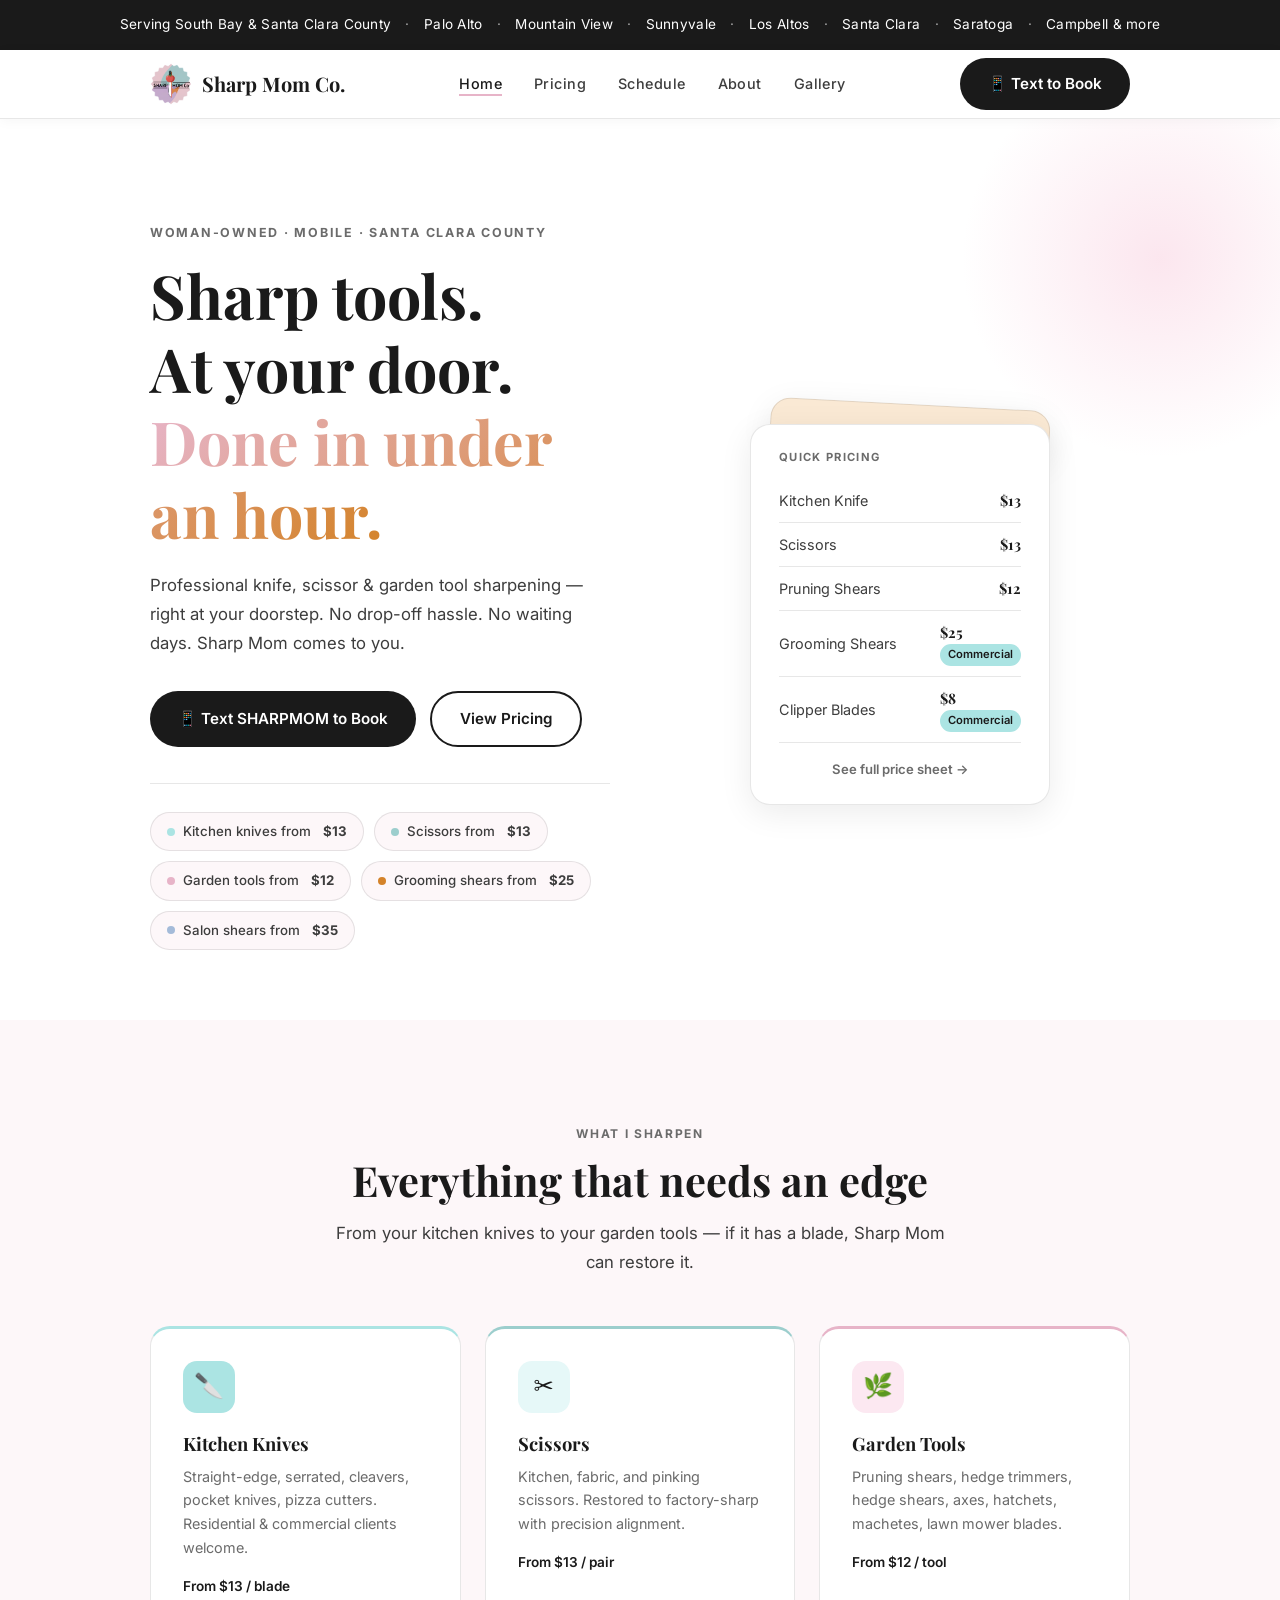
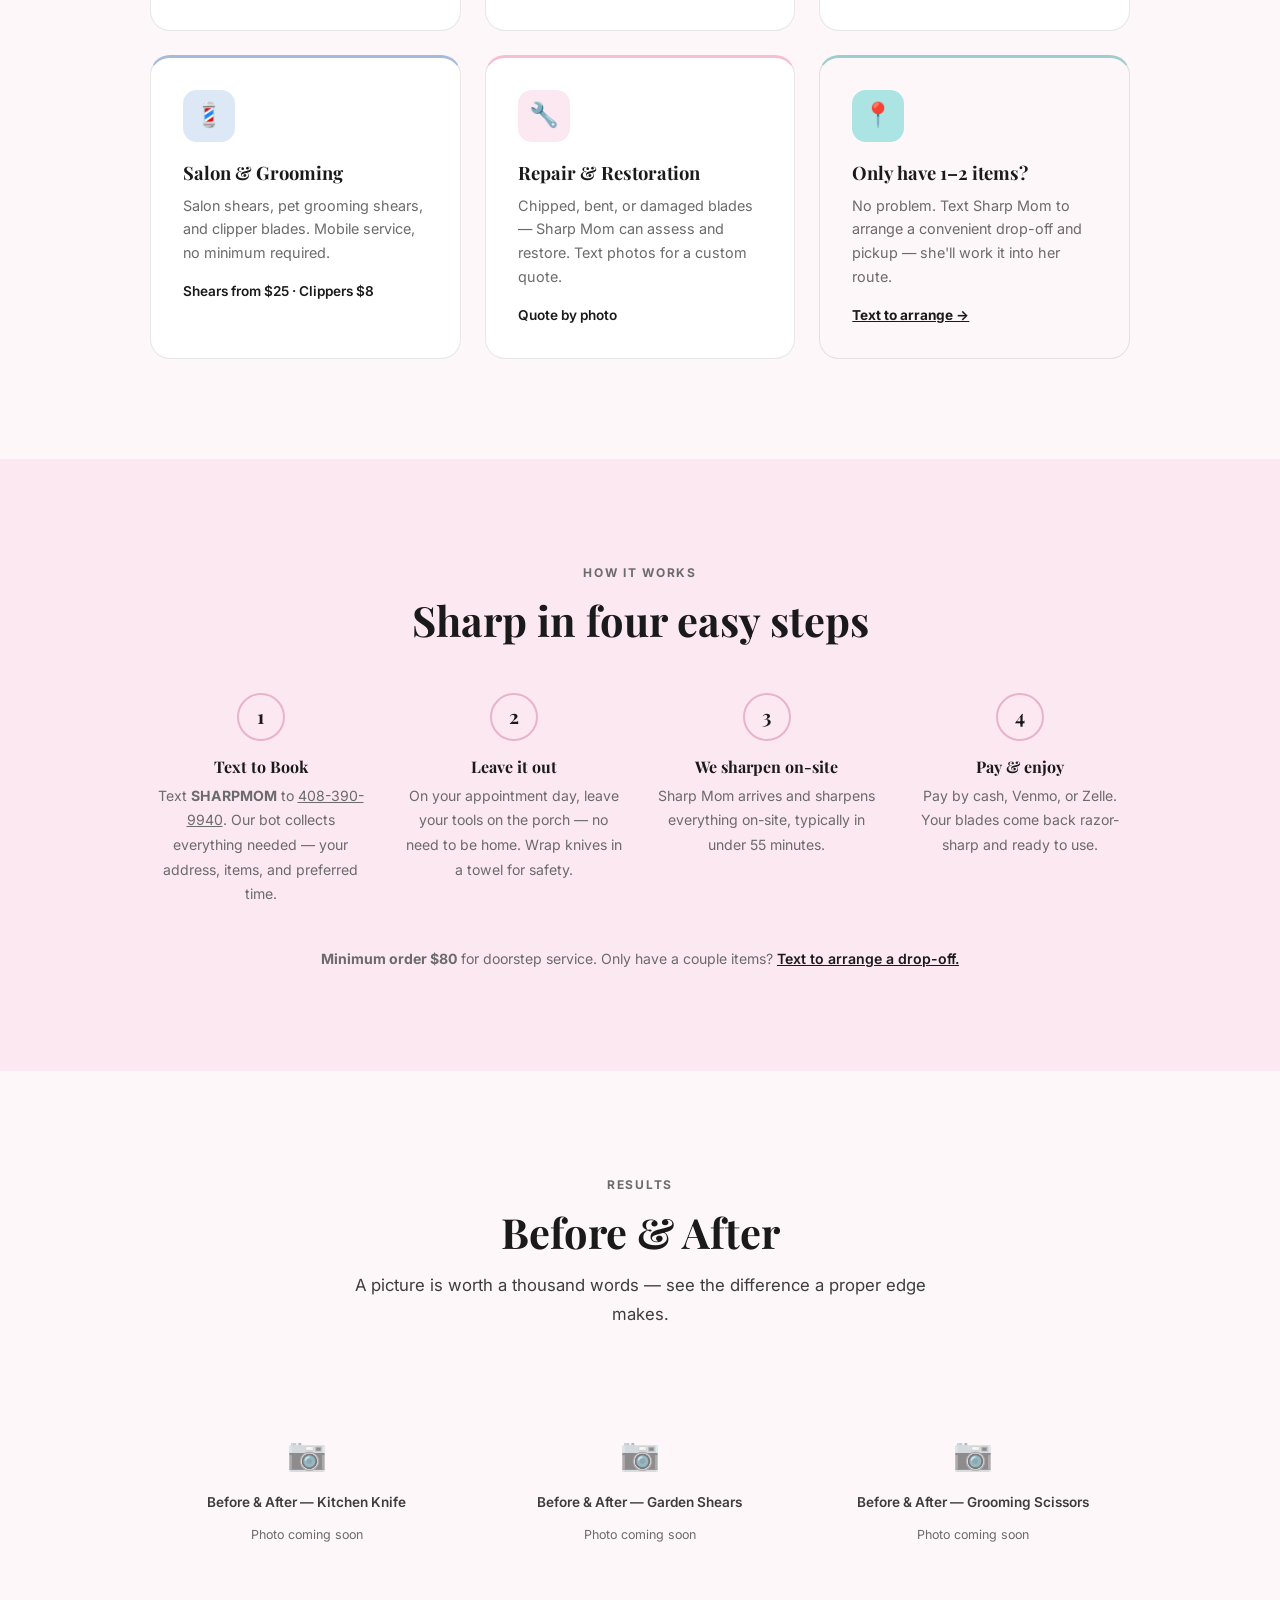
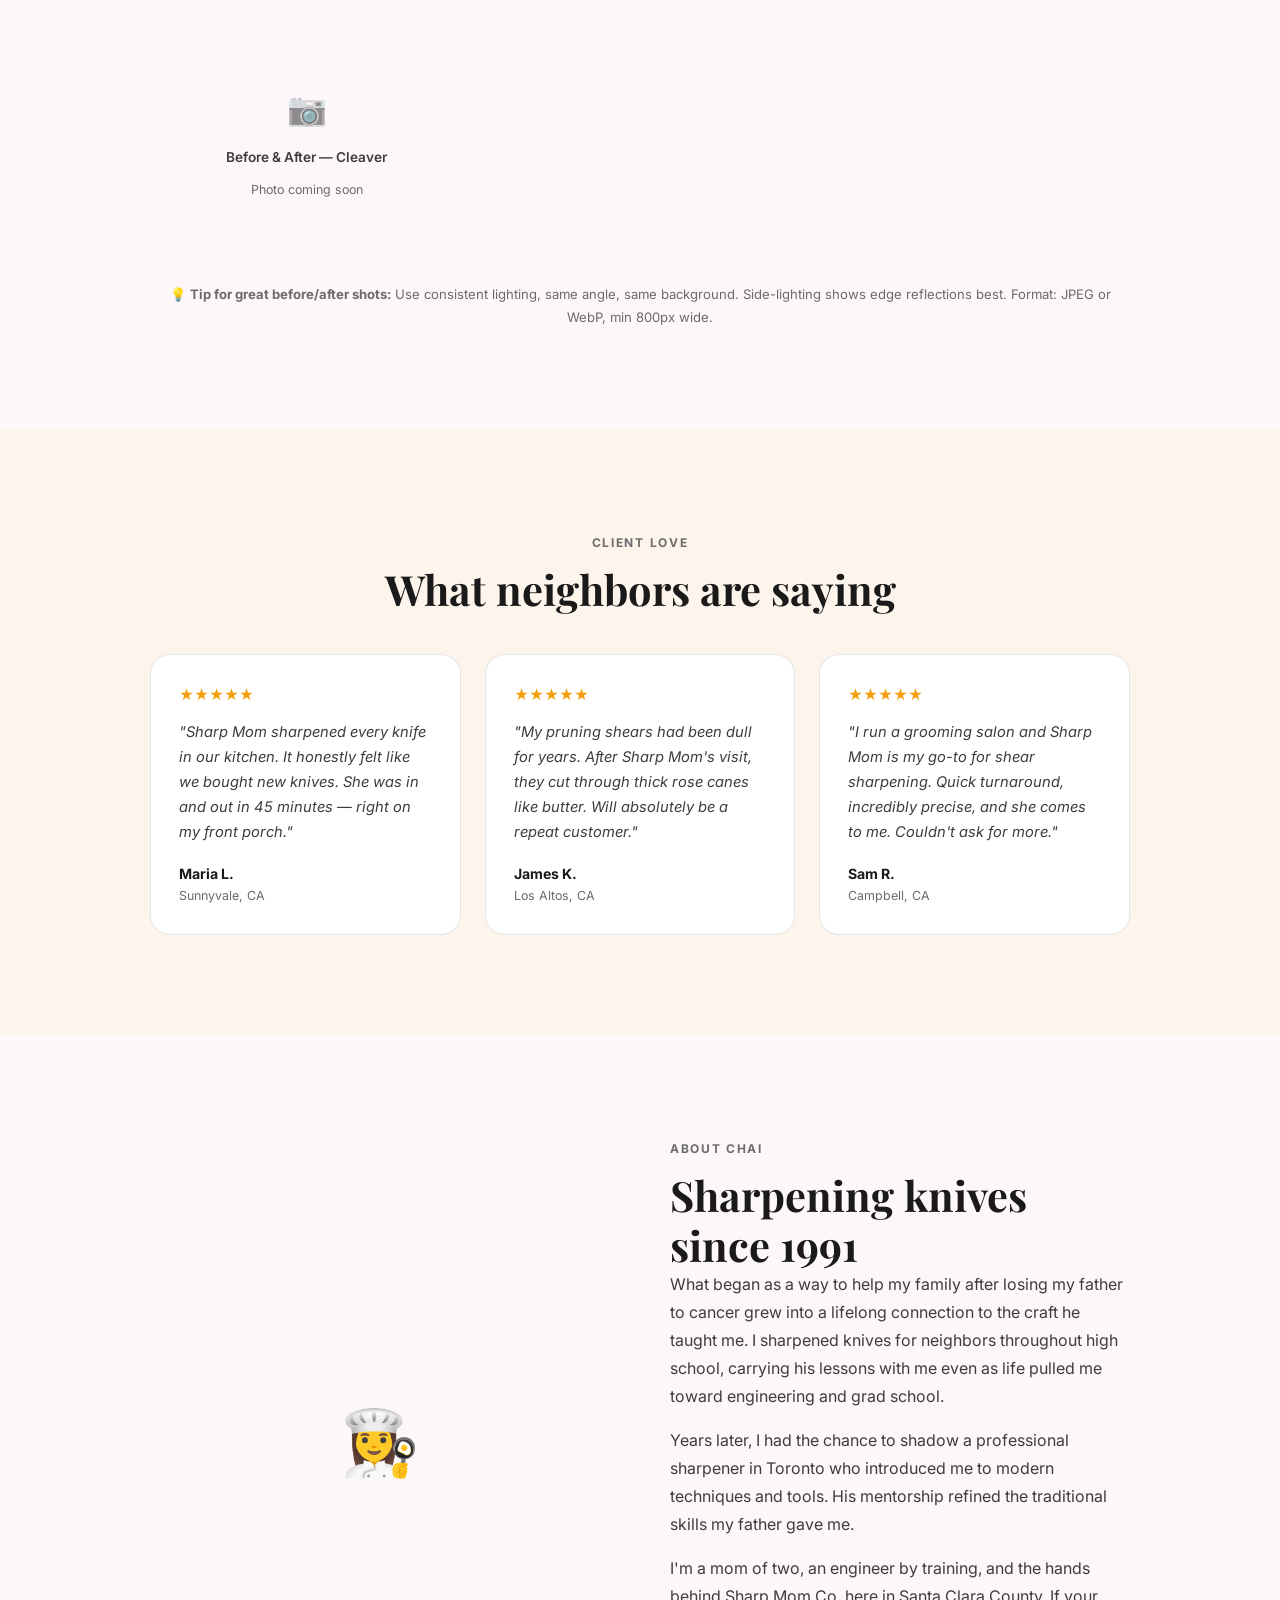
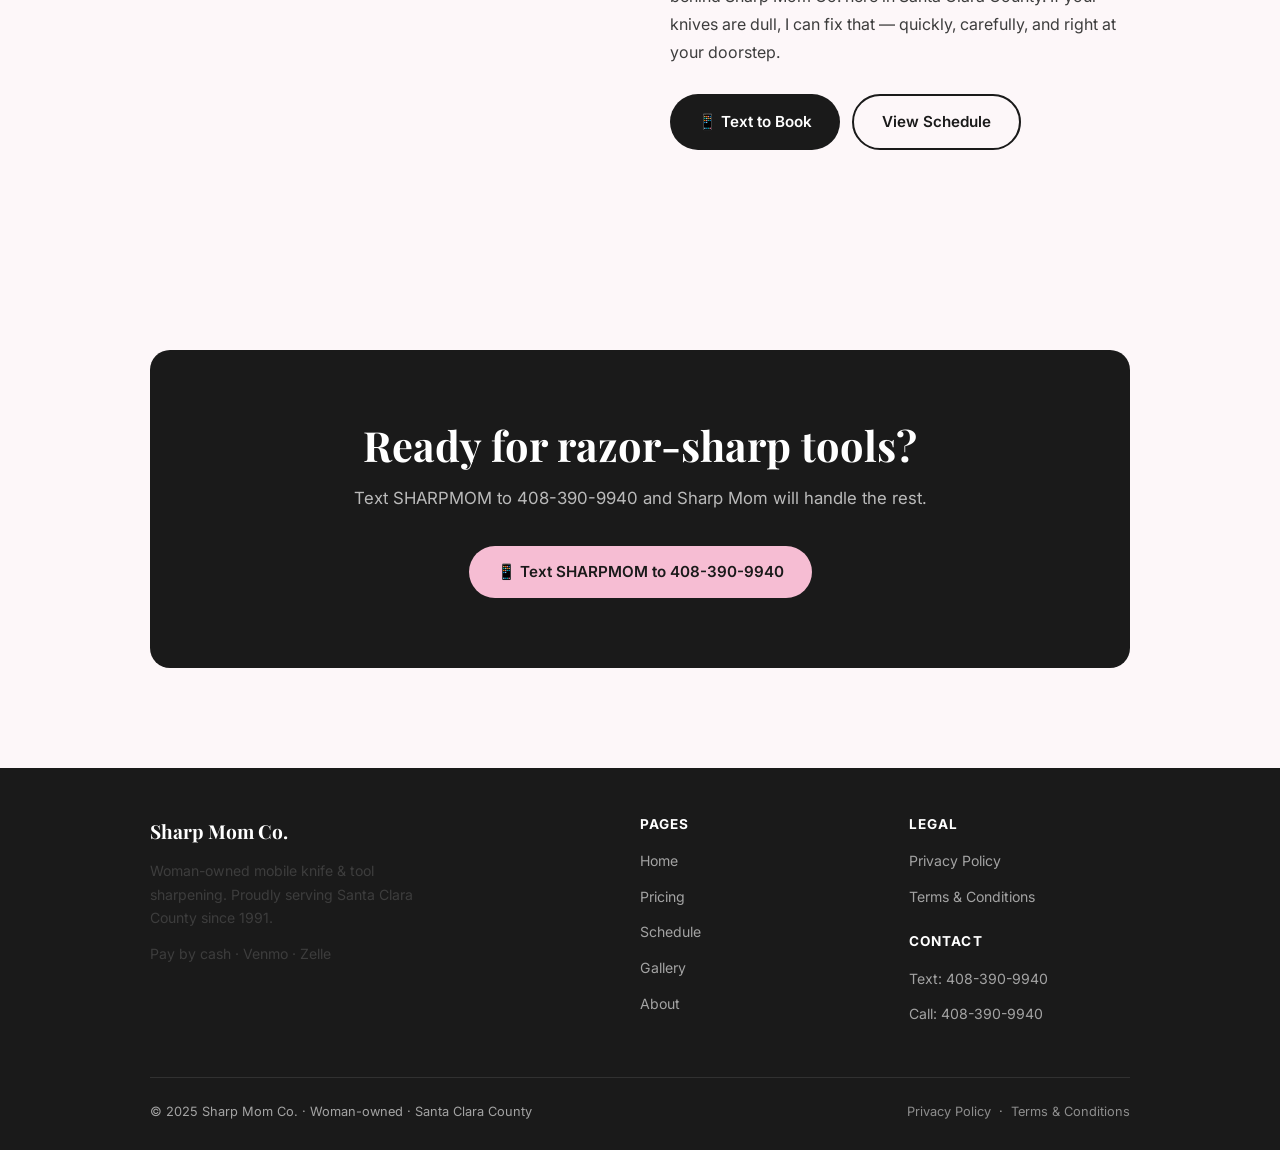
<file: index.html>
<!DOCTYPE html>
<html lang="en">
<head>
  <meta charset="UTF-8" />
  <meta name="viewport" content="width=device-width, initial-scale=1.0" />
  <title>Sharp Mom Co. | Doorstep Knife & Tool Sharpening</title>
  <meta name="description" content="Professional doorstep knife, scissor, and garden tool sharpening — we come to you. Serving Palo Alto, Mountain View, Sunnyvale, Santa Clara & surrounding South Bay cities." />
  <link rel="preconnect" href="https://fonts.googleapis.com" />
  <link rel="preconnect" href="https://fonts.gstatic.com" crossorigin />
  <link href="https://fonts.googleapis.com/css2?family=Playfair+Display:wght@600;700&family=Inter:wght@400;500;600;700&display=swap" rel="stylesheet" />
  <link rel="stylesheet" href="css/style.css" />
</head>
<body>

<!-- ─── AREA BANNER ─── -->
<div class="area-banner">
  Serving South Bay &amp; Santa Clara County
  <span>·</span>
  Palo Alto <span>·</span> Mountain View <span>·</span> Sunnyvale <span>·</span> Los Altos <span>·</span> Santa Clara <span>·</span> Saratoga <span>·</span> Campbell &amp; more
</div>

<!-- ─── NAV ─── -->
<nav class="nav">
  <div class="container nav__inner">
    <a href="index.html" class="nav__logo">
      <img src="images/logo-round.png" alt="Sharp Mom Co." />
      Sharp Mom Co.
    </a>
    <ul class="nav__links">
      <li><a href="index.html" class="active">Home</a></li>
      <li><a href="pricing.html">Pricing</a></li>
      <li><a href="schedule.html">Schedule</a></li>
      <li><a href="index.html#about">About</a></li>
      <li><a href="index.html#gallery">Gallery</a></li>
    </ul>
    <a href="sms:+14083909940" class="nav__cta btn btn--dark">📱 Text to Book</a>
    <div class="nav__hamburger" aria-label="Menu">
      <span></span><span></span><span></span>
    </div>
  </div>
</nav>

<!-- ─── HERO ─── -->
<section class="hero">
  <div class="container hero__inner">
    <div class="hero__text">
      <span class="hero__eyebrow">Woman-owned · Mobile · Santa Clara County</span>
      <h1 class="hero__headline">
        Sharp tools.<br/>
        At your door.<br/>
        <em>Done in under an hour.</em>
      </h1>
      <p class="hero__sub">
        Professional knife, scissor &amp; garden tool sharpening — right at your doorstep.
        No drop-off hassle. No waiting days. Sharp Mom comes to you.
      </p>
      <div class="hero__ctas">
        <a href="sms:+14083909940" class="btn btn--dark">📱 Text SHARPMOM to Book</a>
        <a href="pricing.html" class="btn btn--outline">View Pricing</a>
      </div>

      <!-- Starting price pills -->
      <div class="hero__pills">
        <div class="hero__pill">
          <div class="hero__pill-dot" style="background:#abe4e3"></div>
          Kitchen knives from <strong style="margin-left:4px">$13</strong>
        </div>
        <div class="hero__pill">
          <div class="hero__pill-dot" style="background:#9ccecd"></div>
          Scissors from <strong style="margin-left:4px">$13</strong>
        </div>
        <div class="hero__pill">
          <div class="hero__pill-dot" style="background:#e7b4c8"></div>
          Garden tools from <strong style="margin-left:4px">$12</strong>
        </div>
        <div class="hero__pill">
          <div class="hero__pill-dot" style="background:#D4832A"></div>
          Grooming shears from <strong style="margin-left:4px">$25</strong>
        </div>
        <div class="hero__pill">
          <div class="hero__pill-dot" style="background:#a4bbd9"></div>
          Salon shears from <strong style="margin-left:4px">$35</strong>
        </div>
      </div>
    </div>

    <!-- Hero visual: mini price card -->
    <div class="hero__visual">
      <div class="hero__card-stack">
        <div class="hero__card hero__card--back"></div>
        <div class="hero__card hero__card--main">
          <div class="hero__card-label">Quick Pricing</div>
          <div class="price-row">
            <span class="price-row__label">Kitchen Knife</span>
            <span class="price-row__price">$13</span>
          </div>
          <div class="price-row">
            <span class="price-row__label">Scissors</span>
            <span class="price-row__price">$13</span>
          </div>
          <div class="price-row">
            <span class="price-row__label">Pruning Shears</span>
            <span class="price-row__price">$12</span>
          </div>
          <div class="price-row">
            <span class="price-row__label">Grooming Shears</span>
            <div>
              <div class="price-row__price">$25</div>
              <div class="price-row__tag">Commercial</div>
            </div>
          </div>
          <div class="price-row">
            <span class="price-row__label">Clipper Blades</span>
            <div>
              <div class="price-row__price">$8</div>
              <div class="price-row__tag">Commercial</div>
            </div>
          </div>
          <a href="pricing.html" style="display:block;text-align:center;margin-top:16px;font-size:0.82rem;font-weight:600;color:var(--ink-light);text-decoration:none;">See full price sheet →</a>
        </div>
      </div>
    </div>
  </div>
</section>

<!-- ─── SERVICES ─── -->
<section class="section">
  <div class="container">
    <div class="section-header">
      <span class="eyebrow">What I Sharpen</span>
      <h2>Everything that needs an edge</h2>
      <p>From your kitchen knives to your garden tools — if it has a blade, Sharp Mom can restore it.</p>
    </div>
    <div class="cards-grid">
      <div class="card" style="border-top: 3px solid var(--teal);">
        <div class="card__icon" style="background:var(--teal); color:var(--ink)">🔪</div>
        <h3 class="card__title">Kitchen Knives</h3>
        <p class="card__desc">Straight-edge, serrated, cleavers, pocket knives, pizza cutters. Residential &amp; commercial clients welcome.</p>
        <div class="card__from">From $13 / blade</div>
      </div>
      <div class="card" style="border-top: 3px solid var(--teal-mid);">
        <div class="card__icon" style="background:var(--teal-light); color:var(--ink)">✂️</div>
        <h3 class="card__title">Scissors</h3>
        <p class="card__desc">Kitchen, fabric, and pinking scissors. Restored to factory-sharp with precision alignment.</p>
        <div class="card__from">From $13 / pair</div>
      </div>
      <div class="card" style="border-top: 3px solid var(--pink-mid);">
        <div class="card__icon" style="background:var(--pink-light); color:var(--ink)">🌿</div>
        <h3 class="card__title">Garden Tools</h3>
        <p class="card__desc">Pruning shears, hedge trimmers, hedge shears, axes, hatchets, machetes, lawn mower blades.</p>
        <div class="card__from">From $12 / tool</div>
      </div>
      <div class="card" style="border-top: 3px solid var(--blue-soft);">
        <div class="card__icon" style="background:#dce8f5; color:var(--ink)">💈</div>
        <h3 class="card__title">Salon &amp; Grooming</h3>
        <p class="card__desc">Salon shears, pet grooming shears, and clipper blades. Mobile service, no minimum required.</p>
        <div class="card__from">Shears from $25 · Clippers $8</div>
      </div>
      <div class="card" style="border-top: 3px solid var(--pink);">
        <div class="card__icon" style="background:var(--pink-light); color:var(--ink)">🔧</div>
        <h3 class="card__title">Repair &amp; Restoration</h3>
        <p class="card__desc">Chipped, bent, or damaged blades — Sharp Mom can assess and restore. Text photos for a custom quote.</p>
        <div class="card__from">Quote by photo</div>
      </div>
      <div class="card" style="border-top: 3px solid var(--teal-mid); background: var(--bg);">
        <div class="card__icon" style="background:var(--teal); color:var(--ink)">📍</div>
        <h3 class="card__title">Only have 1–2 items?</h3>
        <p class="card__desc">No problem. Text Sharp Mom to arrange a convenient drop-off and pickup — she'll work it into her route.</p>
        <div class="card__from"><a href="sms:+14083909940" style="color:var(--ink);font-weight:700">Text to arrange →</a></div>
      </div>
    </div>
  </div>
</section>

<!-- ─── HOW IT WORKS ─── -->
<section class="section section--tinted">
  <div class="container">
    <div class="section-header">
      <span class="eyebrow">How It Works</span>
      <h2>Sharp in four easy steps</h2>
    </div>
    <div class="steps">
      <div class="step">
        <div class="step__num">1</div>
        <h4 class="step__title">Text to Book</h4>
        <p class="step__desc">Text <strong>SHARPMOM</strong> to <a href="sms:+14083909940">408-390-9940</a>. Our bot collects everything needed — your address, items, and preferred time.</p>
      </div>
      <div class="step">
        <div class="step__num">2</div>
        <h4 class="step__title">Leave it out</h4>
        <p class="step__desc">On your appointment day, leave your tools on the porch — no need to be home. Wrap knives in a towel for safety.</p>
      </div>
      <div class="step">
        <div class="step__num">3</div>
        <h4 class="step__title">We sharpen on-site</h4>
        <p class="step__desc">Sharp Mom arrives and sharpens everything on-site, typically in under 55 minutes.</p>
      </div>
      <div class="step">
        <div class="step__num">4</div>
        <h4 class="step__title">Pay &amp; enjoy</h4>
        <p class="step__desc">Pay by cash, Venmo, or Zelle. Your blades come back razor-sharp and ready to use.</p>
      </div>
    </div>
    <div style="text-align:center;margin-top:40px;">
      <p style="font-size:0.88rem;color:var(--ink-light)"><strong>Minimum order $80</strong> for doorstep service. Only have a couple items? <a href="sms:+14083909940" style="color:var(--ink);font-weight:600">Text to arrange a drop-off.</a></p>
    </div>
  </div>
</section>

<!-- ─── GALLERY PLACEHOLDER ─── -->
<section id="gallery" class="section">
  <div class="container">
    <div class="section-header">
      <span class="eyebrow">Results</span>
      <h2>Before &amp; After</h2>
      <p>A picture is worth a thousand words — see the difference a proper edge makes.</p>
    </div>
    <div class="gallery-grid">
      <div class="gallery-item">
        <div class="gallery-item__icon">📷</div>
        <div class="gallery-item__label">Before & After — Kitchen Knife</div>
        <div class="gallery-item__sub">Photo coming soon</div>
      </div>
      <div class="gallery-item">
        <div class="gallery-item__icon">📷</div>
        <div class="gallery-item__label">Before & After — Garden Shears</div>
        <div class="gallery-item__sub">Photo coming soon</div>
      </div>
      <div class="gallery-item">
        <div class="gallery-item__icon">📷</div>
        <div class="gallery-item__label">Before & After — Grooming Scissors</div>
        <div class="gallery-item__sub">Photo coming soon</div>
      </div>
      <div class="gallery-item">
        <div class="gallery-item__icon">📷</div>
        <div class="gallery-item__label">Before & After — Cleaver</div>
        <div class="gallery-item__sub">Photo coming soon</div>
      </div>
    </div>
    <p style="text-align:center;font-size:0.82rem;color:var(--ink-light);margin-top:24px;">
      💡 <strong>Tip for great before/after shots:</strong> Use consistent lighting, same angle, same background. Side-lighting shows edge reflections best. Format: JPEG or WebP, min 800px wide.
    </p>
  </div>
</section>

<!-- ─── TESTIMONIALS ─── -->
<section class="section section--warm">
  <div class="container">
    <div class="section-header">
      <span class="eyebrow">Client Love</span>
      <h2>What neighbors are saying</h2>
    </div>
    <div class="testimonials">
      <div class="testimonial">
        <div class="testimonial__stars">★★★★★</div>
        <p class="testimonial__text">"Sharp Mom sharpened every knife in our kitchen. It honestly felt like we bought new knives. She was in and out in 45 minutes — right on my front porch."</p>
        <div class="testimonial__author">Maria L.</div>
        <div class="testimonial__role">Sunnyvale, CA</div>
      </div>
      <div class="testimonial">
        <div class="testimonial__stars">★★★★★</div>
        <p class="testimonial__text">"My pruning shears had been dull for years. After Sharp Mom's visit, they cut through thick rose canes like butter. Will absolutely be a repeat customer."</p>
        <div class="testimonial__author">James K.</div>
        <div class="testimonial__role">Los Altos, CA</div>
      </div>
      <div class="testimonial">
        <div class="testimonial__stars">★★★★★</div>
        <p class="testimonial__text">"I run a grooming salon and Sharp Mom is my go-to for shear sharpening. Quick turnaround, incredibly precise, and she comes to me. Couldn't ask for more."</p>
        <div class="testimonial__author">Sam R.</div>
        <div class="testimonial__role">Campbell, CA</div>
      </div>
    </div>
  </div>
</section>

<!-- ─── ABOUT ─── -->
<section id="about" class="section">
  <div class="container">
    <div class="about-grid">
      <div class="about-img">👩‍🍳</div>
      <div class="about-content">
        <span class="eyebrow">About Chai</span>
        <h2>Sharpening knives since 1991</h2>
        <p>What began as a way to help my family after losing my father to cancer grew into a lifelong connection to the craft he taught me. I sharpened knives for neighbors throughout high school, carrying his lessons with me even as life pulled me toward engineering and grad school.</p>
        <p>Years later, I had the chance to shadow a professional sharpener in Toronto who introduced me to modern techniques and tools. His mentorship refined the traditional skills my father gave me.</p>
        <p>I'm a mom of two, an engineer by training, and the hands behind Sharp Mom Co. here in Santa Clara County. If your knives are dull, I can fix that — quickly, carefully, and right at your doorstep.</p>
        <div style="display:flex;gap:12px;flex-wrap:wrap;margin-top:28px;">
          <a href="sms:+14083909940" class="btn btn--dark">📱 Text to Book</a>
          <a href="schedule.html" class="btn btn--outline">View Schedule</a>
        </div>
      </div>
    </div>
  </div>
</section>

<!-- ─── CTA BLOCK ─── -->
<div class="container">
  <div class="cta-block">
    <h2>Ready for razor-sharp tools?</h2>
    <p>Text SHARPMOM to 408-390-9940 and Sharp Mom will handle the rest.</p>
    <a href="sms:+14083909940" class="btn btn--pink">📱 Text SHARPMOM to 408-390-9940</a>
  </div>
</div>

<!-- ─── FOOTER ─── -->
<footer class="footer">
  <div class="container">
    <div class="footer__inner">
      <div class="footer__brand">
        <div class="footer__logo">Sharp Mom Co.</div>
        <p>Woman-owned mobile knife &amp; tool sharpening. Proudly serving Santa Clara County since 1991.</p>
        <p style="margin-top:12px">Pay by cash · Venmo · Zelle</p>
      </div>
      <div class="footer__col">
        <h4>Pages</h4>
        <ul>
          <li><a href="index.html">Home</a></li>
          <li><a href="pricing.html">Pricing</a></li>
          <li><a href="schedule.html">Schedule</a></li>
          <li><a href="index.html#gallery">Gallery</a></li>
          <li><a href="index.html#about">About</a></li>
        </ul>
      </div>
      <div class="footer__col">
        <h4>Legal</h4>
        <ul>
          <li><a href="privacy.html">Privacy Policy</a></li>
          <li><a href="terms.html">Terms &amp; Conditions</a></li>
        </ul>
        <h4 style="margin-top:24px">Contact</h4>
        <ul>
          <li><a href="sms:+14083909940">Text: 408-390-9940</a></li>
          <li><a href="tel:+14083909940">Call: 408-390-9940</a></li>
        </ul>
      </div>
    </div>
    <div class="footer__bottom">
      <span>© 2025 Sharp Mom Co. · Woman-owned · Santa Clara County</span>
      <span>
        <a href="privacy.html">Privacy Policy</a> &nbsp;·&nbsp;
        <a href="terms.html">Terms &amp; Conditions</a>
      </span>
    </div>
  </div>
</footer>

<script src="js/nav.js"></script>
</body>
</html>
</file>
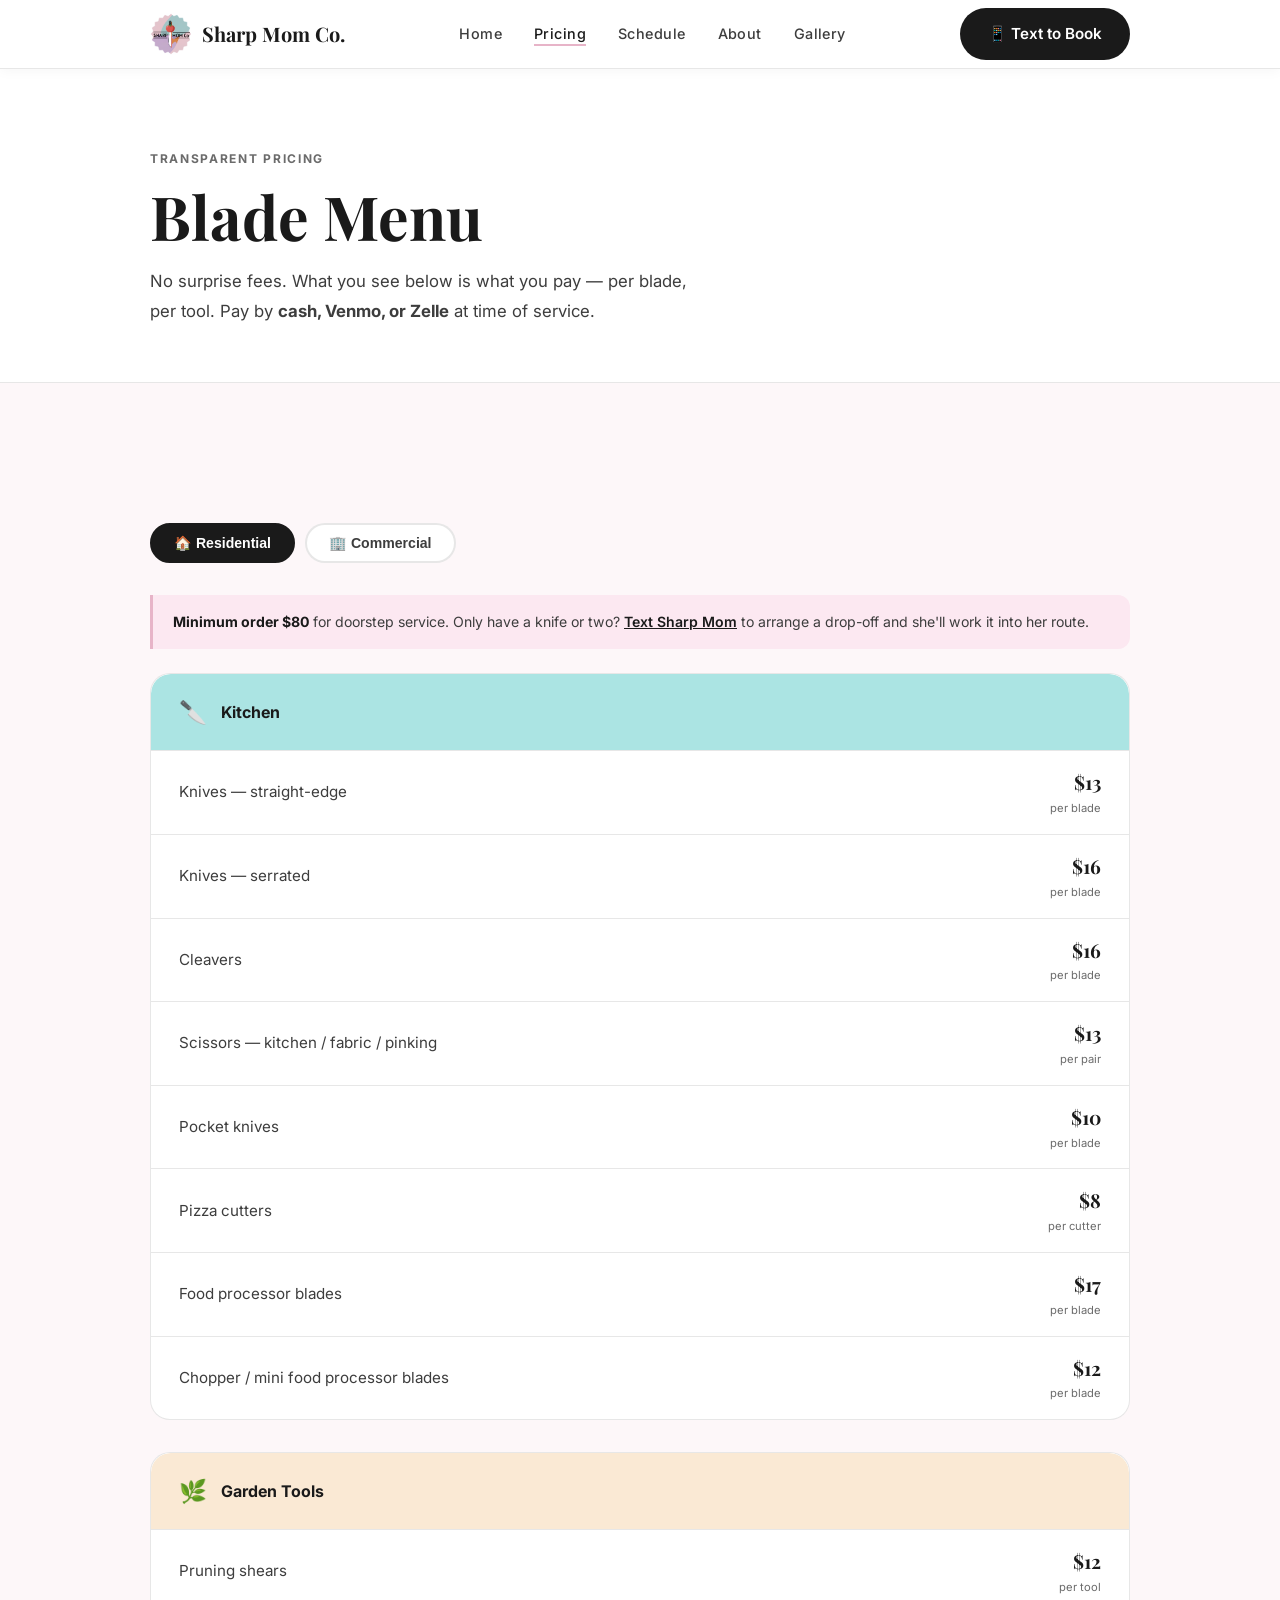
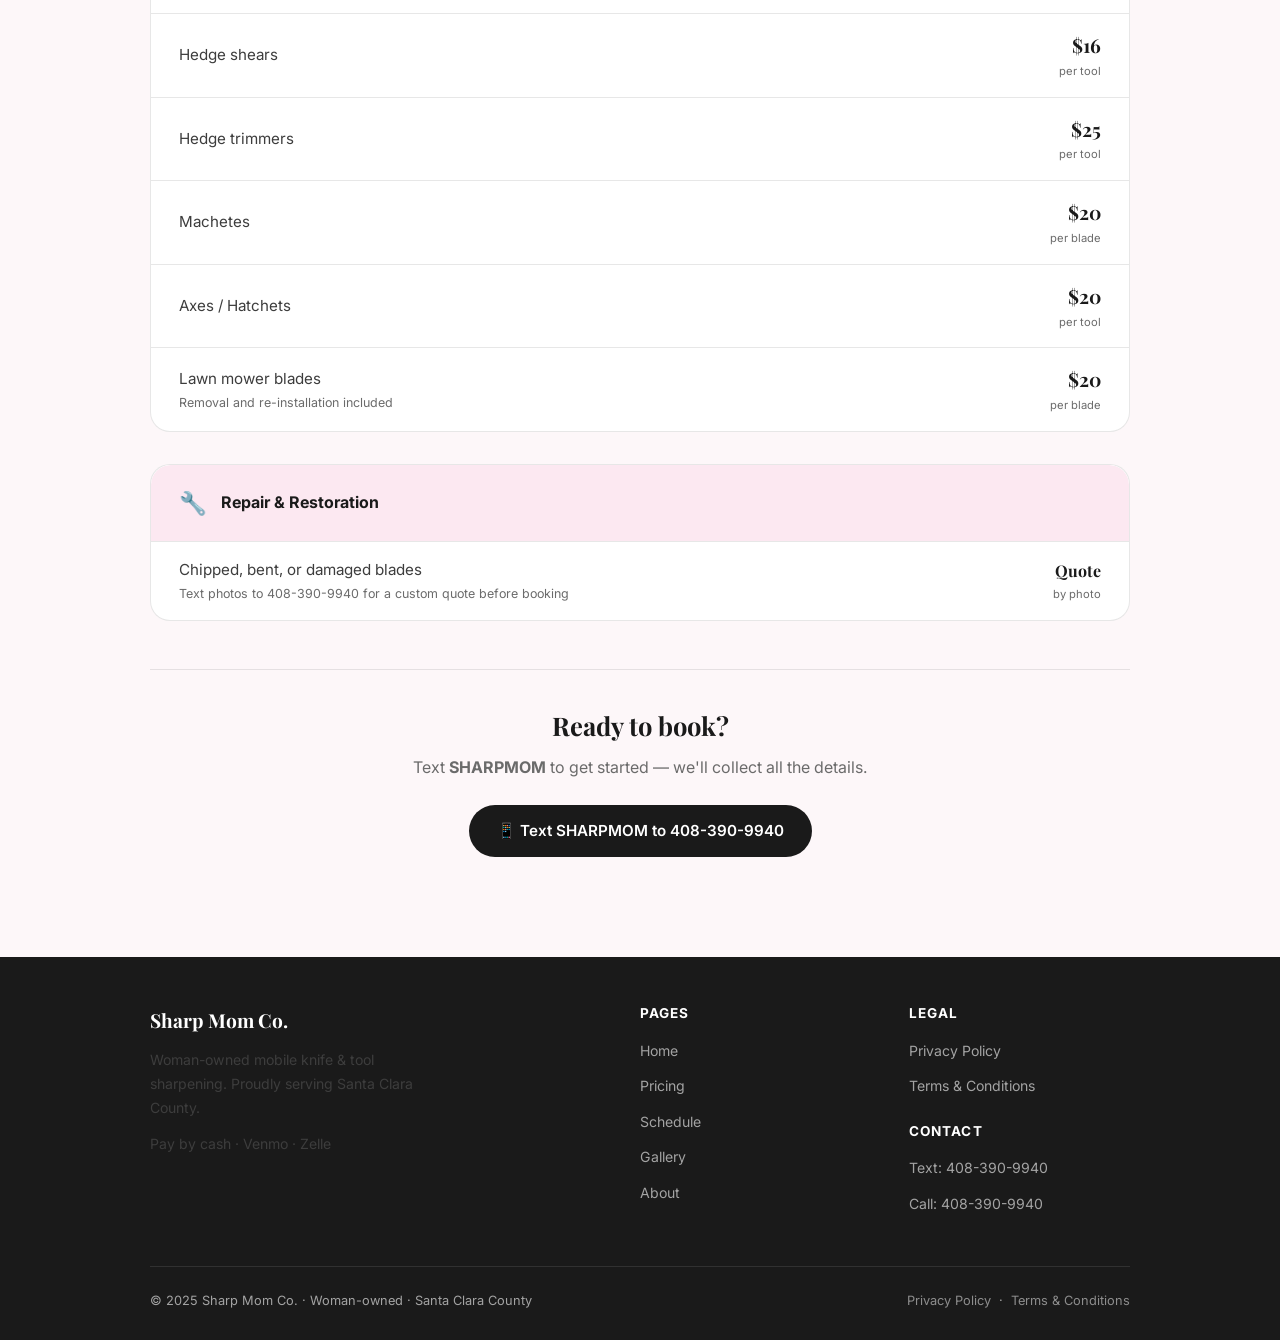
<file: pricing.html>
<!DOCTYPE html>
<html lang="en">
<head>
  <meta charset="UTF-8" />
  <meta name="viewport" content="width=device-width, initial-scale=1.0" />
  <title>Pricing — Sharp Mom Co.</title>
  <meta name="description" content="Full sharpening price sheet for residential and commercial clients. Kitchen knives, garden tools, salon shears, grooming shears, and more." />
  <link rel="preconnect" href="https://fonts.googleapis.com" />
  <link rel="preconnect" href="https://fonts.gstatic.com" crossorigin />
  <link href="https://fonts.googleapis.com/css2?family=Playfair+Display:wght@600;700&family=Inter:wght@400;500;600;700&display=swap" rel="stylesheet" />
  <link rel="stylesheet" href="css/style.css" />
</head>
<body>

<!-- ─── NAV ─── -->
<nav class="nav">
  <div class="container nav__inner">
    <a href="index.html" class="nav__logo"><img src="images/logo-round.png" alt="Sharp Mom Co." />Sharp Mom Co.</a>
    <ul class="nav__links">
      <li><a href="index.html">Home</a></li>
      <li><a href="pricing.html" class="active">Pricing</a></li>
      <li><a href="schedule.html">Schedule</a></li>
      <li><a href="index.html#about">About</a></li>
      <li><a href="index.html#gallery">Gallery</a></li>
    </ul>
    <a href="sms:+14083909940" class="nav__cta btn btn--dark">📱 Text to Book</a>
    <div class="nav__hamburger" aria-label="Menu">
      <span></span><span></span><span></span>
    </div>
  </div>
</nav>

<!-- ─── PAGE HERO ─── -->
<section class="page-hero">
  <div class="container">
    <span class="eyebrow">Transparent Pricing</span>
    <h1>Blade Menu</h1>
    <p style="max-width:560px;margin-top:14px;font-size:1.05rem;color:var(--ink-mid)">
      No surprise fees. What you see below is what you pay — per blade, per tool.
      Pay by <strong>cash, Venmo, or Zelle</strong> at time of service.
    </p>
  </div>
</section>

<!-- ─── PRICING CONTENT ─── -->
<section class="section">
  <div class="container">

    <!-- Tabs -->
    <div class="pricing-tabs" role="tablist">
      <button class="pricing-tab active" onclick="showPanel('residential', this)" role="tab" aria-selected="true">🏠 Residential</button>
      <button class="pricing-tab" onclick="showPanel('commercial', this)" role="tab" aria-selected="false">🏢 Commercial</button>
    </div>

    <!-- ─── RESIDENTIAL PANEL ─── -->
    <div id="panel-residential" class="pricing-panel active">

      <div class="pricing-note">
        <strong>Minimum order $80</strong> for doorstep service. Only have a knife or two?
        <a href="sms:+14083909940" style="color:var(--ink);font-weight:600">Text Sharp Mom</a>
        to arrange a drop-off and she'll work it into her route.
      </div>

      <!-- Kitchen -->
      <div class="pricing-table">
        <div class="pricing-table__header" style="background:var(--teal);border-radius:var(--radius-lg) var(--radius-lg) 0 0;">
          <span style="font-size:1.4rem">🔪</span>
          <div>
            <div class="pricing-table__title">Kitchen</div>
          </div>
        </div>
        <div class="pricing-row">
          <div>
            <div class="pricing-row__name">Knives — straight-edge</div>
          </div>
          <div style="text-align:right">
            <div class="pricing-row__price">$13</div>
            <div class="pricing-row__unit">per blade</div>
          </div>
        </div>
        <div class="pricing-row">
          <div>
            <div class="pricing-row__name">Knives — serrated</div>
          </div>
          <div style="text-align:right">
            <div class="pricing-row__price">$16</div>
            <div class="pricing-row__unit">per blade</div>
          </div>
        </div>
        <div class="pricing-row">
          <div>
            <div class="pricing-row__name">Cleavers</div>
          </div>
          <div style="text-align:right">
            <div class="pricing-row__price">$16</div>
            <div class="pricing-row__unit">per blade</div>
          </div>
        </div>
        <div class="pricing-row">
          <div>
            <div class="pricing-row__name">Scissors — kitchen / fabric / pinking</div>
          </div>
          <div style="text-align:right">
            <div class="pricing-row__price">$13</div>
            <div class="pricing-row__unit">per pair</div>
          </div>
        </div>
        <div class="pricing-row">
          <div>
            <div class="pricing-row__name">Pocket knives</div>
          </div>
          <div style="text-align:right">
            <div class="pricing-row__price">$10</div>
            <div class="pricing-row__unit">per blade</div>
          </div>
        </div>
        <div class="pricing-row">
          <div>
            <div class="pricing-row__name">Pizza cutters</div>
          </div>
          <div style="text-align:right">
            <div class="pricing-row__price">$8</div>
            <div class="pricing-row__unit">per cutter</div>
          </div>
        </div>
        <div class="pricing-row">
          <div>
            <div class="pricing-row__name">Food processor blades</div>
          </div>
          <div style="text-align:right">
            <div class="pricing-row__price">$17</div>
            <div class="pricing-row__unit">per blade</div>
          </div>
        </div>
        <div class="pricing-row">
          <div>
            <div class="pricing-row__name">Chopper / mini food processor blades</div>
          </div>
          <div style="text-align:right">
            <div class="pricing-row__price">$12</div>
            <div class="pricing-row__unit">per blade</div>
          </div>
        </div>
      </div>

      <!-- Garden -->
      <div class="pricing-table">
        <div class="pricing-table__header" style="background:var(--orange-light);border-radius:var(--radius-lg) var(--radius-lg) 0 0;">
          <span style="font-size:1.4rem">🌿</span>
          <div>
            <div class="pricing-table__title">Garden Tools</div>
          </div>
        </div>
        <div class="pricing-row">
          <div><div class="pricing-row__name">Pruning shears</div></div>
          <div style="text-align:right">
            <div class="pricing-row__price">$12</div>
            <div class="pricing-row__unit">per tool</div>
          </div>
        </div>
        <div class="pricing-row">
          <div><div class="pricing-row__name">Hedge shears</div></div>
          <div style="text-align:right">
            <div class="pricing-row__price">$16</div>
            <div class="pricing-row__unit">per tool</div>
          </div>
        </div>
        <div class="pricing-row">
          <div><div class="pricing-row__name">Hedge trimmers</div></div>
          <div style="text-align:right">
            <div class="pricing-row__price">$25</div>
            <div class="pricing-row__unit">per tool</div>
          </div>
        </div>
        <div class="pricing-row">
          <div><div class="pricing-row__name">Machetes</div></div>
          <div style="text-align:right">
            <div class="pricing-row__price">$20</div>
            <div class="pricing-row__unit">per blade</div>
          </div>
        </div>
        <div class="pricing-row">
          <div><div class="pricing-row__name">Axes / Hatchets</div></div>
          <div style="text-align:right">
            <div class="pricing-row__price">$20</div>
            <div class="pricing-row__unit">per tool</div>
          </div>
        </div>
        <div class="pricing-row">
          <div>
            <div class="pricing-row__name">Lawn mower blades</div>
            <div class="pricing-row__note">Removal and re-installation included</div>
          </div>
          <div style="text-align:right">
            <div class="pricing-row__price">$20</div>
            <div class="pricing-row__unit">per blade</div>
          </div>
        </div>
      </div>

      <!-- Repair -->
      <div class="pricing-table">
        <div class="pricing-table__header" style="background:var(--pink-light);border-radius:var(--radius-lg) var(--radius-lg) 0 0;">
          <span style="font-size:1.4rem">🔧</span>
          <div>
            <div class="pricing-table__title">Repair &amp; Restoration</div>
          </div>
        </div>
        <div class="pricing-row">
          <div>
            <div class="pricing-row__name">Chipped, bent, or damaged blades</div>
            <div class="pricing-row__note">Text photos to 408-390-9940 for a custom quote before booking</div>
          </div>
          <div style="text-align:right">
            <div class="pricing-row__price" style="font-size:1rem">Quote</div>
            <div class="pricing-row__unit">by photo</div>
          </div>
        </div>
      </div>

    </div><!-- end residential panel -->

    <!-- ─── COMMERCIAL PANEL ─── -->
    <div id="panel-commercial" class="pricing-panel">

      <div class="pricing-note">
        <strong>Commercial clients:</strong> Salon and grooming shear service is <strong>mobile only</strong> with
        <strong>no minimum order</strong>. Commercial kitchen knife service follows the same
        $80 minimum or drop-off arrangement as residential.
        Pay by cash, Venmo, or Zelle.
      </div>

      <!-- Commercial Kitchen -->
      <div class="pricing-table">
        <div class="pricing-table__header" style="background:var(--teal);border-radius:var(--radius-lg) var(--radius-lg) 0 0;">
          <span style="font-size:1.4rem">🍽️</span>
          <div>
            <div class="pricing-table__title">Commercial Kitchen</div>
            <div style="font-size:0.78rem;color:var(--ink-mid);margin-top:2px">Restaurants · Catering · Food service</div>
          </div>
          <span class="pricing-table__badge pricing-table__badge--commercial">Commercial</span>
        </div>
        <div class="pricing-row">
          <div><div class="pricing-row__name">Knives — straight-edge</div></div>
          <div style="text-align:right">
            <div class="pricing-row__price">$7</div>
            <div class="pricing-row__unit">per blade</div>
          </div>
        </div>
        <div class="pricing-row">
          <div><div class="pricing-row__name">Knives — serrated</div></div>
          <div style="text-align:right">
            <div class="pricing-row__price">$8</div>
            <div class="pricing-row__unit">per blade</div>
          </div>
        </div>
      </div>

      <!-- Salon -->
      <div class="pricing-table">
        <div class="pricing-table__header" style="background:var(--orange-light);border-radius:var(--radius-lg) var(--radius-lg) 0 0;">
          <span style="font-size:1.4rem">💈</span>
          <div>
            <div class="pricing-table__title">Hair Salons</div>
            <div style="font-size:0.78rem;color:var(--ink-mid);margin-top:2px">Mobile only · No minimum</div>
          </div>
          <span class="pricing-table__badge pricing-table__badge--commercial">Commercial</span>
        </div>
        <div class="pricing-row">
          <div><div class="pricing-row__name">Salon shears</div></div>
          <div style="text-align:right">
            <div class="pricing-row__price">$35</div>
            <div class="pricing-row__unit">per shear</div>
          </div>
        </div>
      </div>

      <!-- Pet Grooming -->
      <div class="pricing-table">
        <div class="pricing-table__header" style="background:var(--pink-light);border-radius:var(--radius-lg) var(--radius-lg) 0 0;">
          <span style="font-size:1.4rem">🐾</span>
          <div>
            <div class="pricing-table__title">Pet Grooming</div>
            <div style="font-size:0.78rem;color:var(--ink-mid);margin-top:2px">Mobile only · No minimum</div>
          </div>
          <span class="pricing-table__badge pricing-table__badge--commercial">Commercial</span>
        </div>
        <div class="pricing-row">
          <div><div class="pricing-row__name">Pet grooming shears</div></div>
          <div style="text-align:right">
            <div class="pricing-row__price">$25</div>
            <div class="pricing-row__unit">per shear</div>
          </div>
        </div>
        <div class="pricing-row">
          <div><div class="pricing-row__name">Clipper blades</div></div>
          <div style="text-align:right">
            <div class="pricing-row__price">$8</div>
            <div class="pricing-row__unit">per blade</div>
          </div>
        </div>
      </div>

      <!-- Commercial repair -->
      <div class="pricing-table">
        <div class="pricing-table__header" style="background:var(--bg);border-radius:var(--radius-lg) var(--radius-lg) 0 0;border-bottom:1px solid var(--divider);">
          <span style="font-size:1.4rem">🔧</span>
          <div>
            <div class="pricing-table__title">Repair &amp; Restoration</div>
          </div>
        </div>
        <div class="pricing-row">
          <div>
            <div class="pricing-row__name">Damaged, chipped, or bent blades</div>
            <div class="pricing-row__note">Text photos to 408-390-9940 for a quote</div>
          </div>
          <div style="text-align:right">
            <div class="pricing-row__price" style="font-size:1rem">Quote</div>
            <div class="pricing-row__unit">by photo</div>
          </div>
        </div>
      </div>

    </div><!-- end commercial panel -->

    <!-- Bottom CTA -->
    <div style="text-align:center;margin-top:48px;padding-top:40px;border-top:1px solid var(--divider);">
      <h3 style="margin-bottom:12px">Ready to book?</h3>
      <p style="color:var(--ink-light);margin-bottom:24px">Text <strong>SHARPMOM</strong> to get started — we'll collect all the details.</p>
      <a href="sms:+14083909940" class="btn btn--dark">📱 Text SHARPMOM to 408-390-9940</a>
    </div>

  </div>
</section>

<!-- ─── FOOTER ─── -->
<footer class="footer">
  <div class="container">
    <div class="footer__inner">
      <div class="footer__brand">
        <div class="footer__logo">Sharp Mom Co.</div>
        <p>Woman-owned mobile knife &amp; tool sharpening. Proudly serving Santa Clara County.</p>
        <p style="margin-top:12px">Pay by cash · Venmo · Zelle</p>
      </div>
      <div class="footer__col">
        <h4>Pages</h4>
        <ul>
          <li><a href="index.html">Home</a></li>
          <li><a href="pricing.html">Pricing</a></li>
          <li><a href="schedule.html">Schedule</a></li>
          <li><a href="index.html#gallery">Gallery</a></li>
          <li><a href="index.html#about">About</a></li>
        </ul>
      </div>
      <div class="footer__col">
        <h4>Legal</h4>
        <ul>
          <li><a href="privacy.html">Privacy Policy</a></li>
          <li><a href="terms.html">Terms &amp; Conditions</a></li>
        </ul>
        <h4 style="margin-top:24px">Contact</h4>
        <ul>
          <li><a href="sms:+14083909940">Text: 408-390-9940</a></li>
          <li><a href="tel:+14083909940">Call: 408-390-9940</a></li>
        </ul>
      </div>
    </div>
    <div class="footer__bottom">
      <span>© 2025 Sharp Mom Co. · Woman-owned · Santa Clara County</span>
      <span>
        <a href="privacy.html">Privacy Policy</a> &nbsp;·&nbsp;
        <a href="terms.html">Terms &amp; Conditions</a>
      </span>
    </div>
  </div>
</footer>

<script src="js/nav.js"></script>
<script>
  function showPanel(id, btn) {
    document.querySelectorAll('.pricing-panel').forEach(p => p.classList.remove('active'));
    document.querySelectorAll('.pricing-tab').forEach(t => {
      t.classList.remove('active');
      t.setAttribute('aria-selected', 'false');
    });
    document.getElementById('panel-' + id).classList.add('active');
    btn.classList.add('active');
    btn.setAttribute('aria-selected', 'true');
  }
</script>
</body>
</html>
</file>
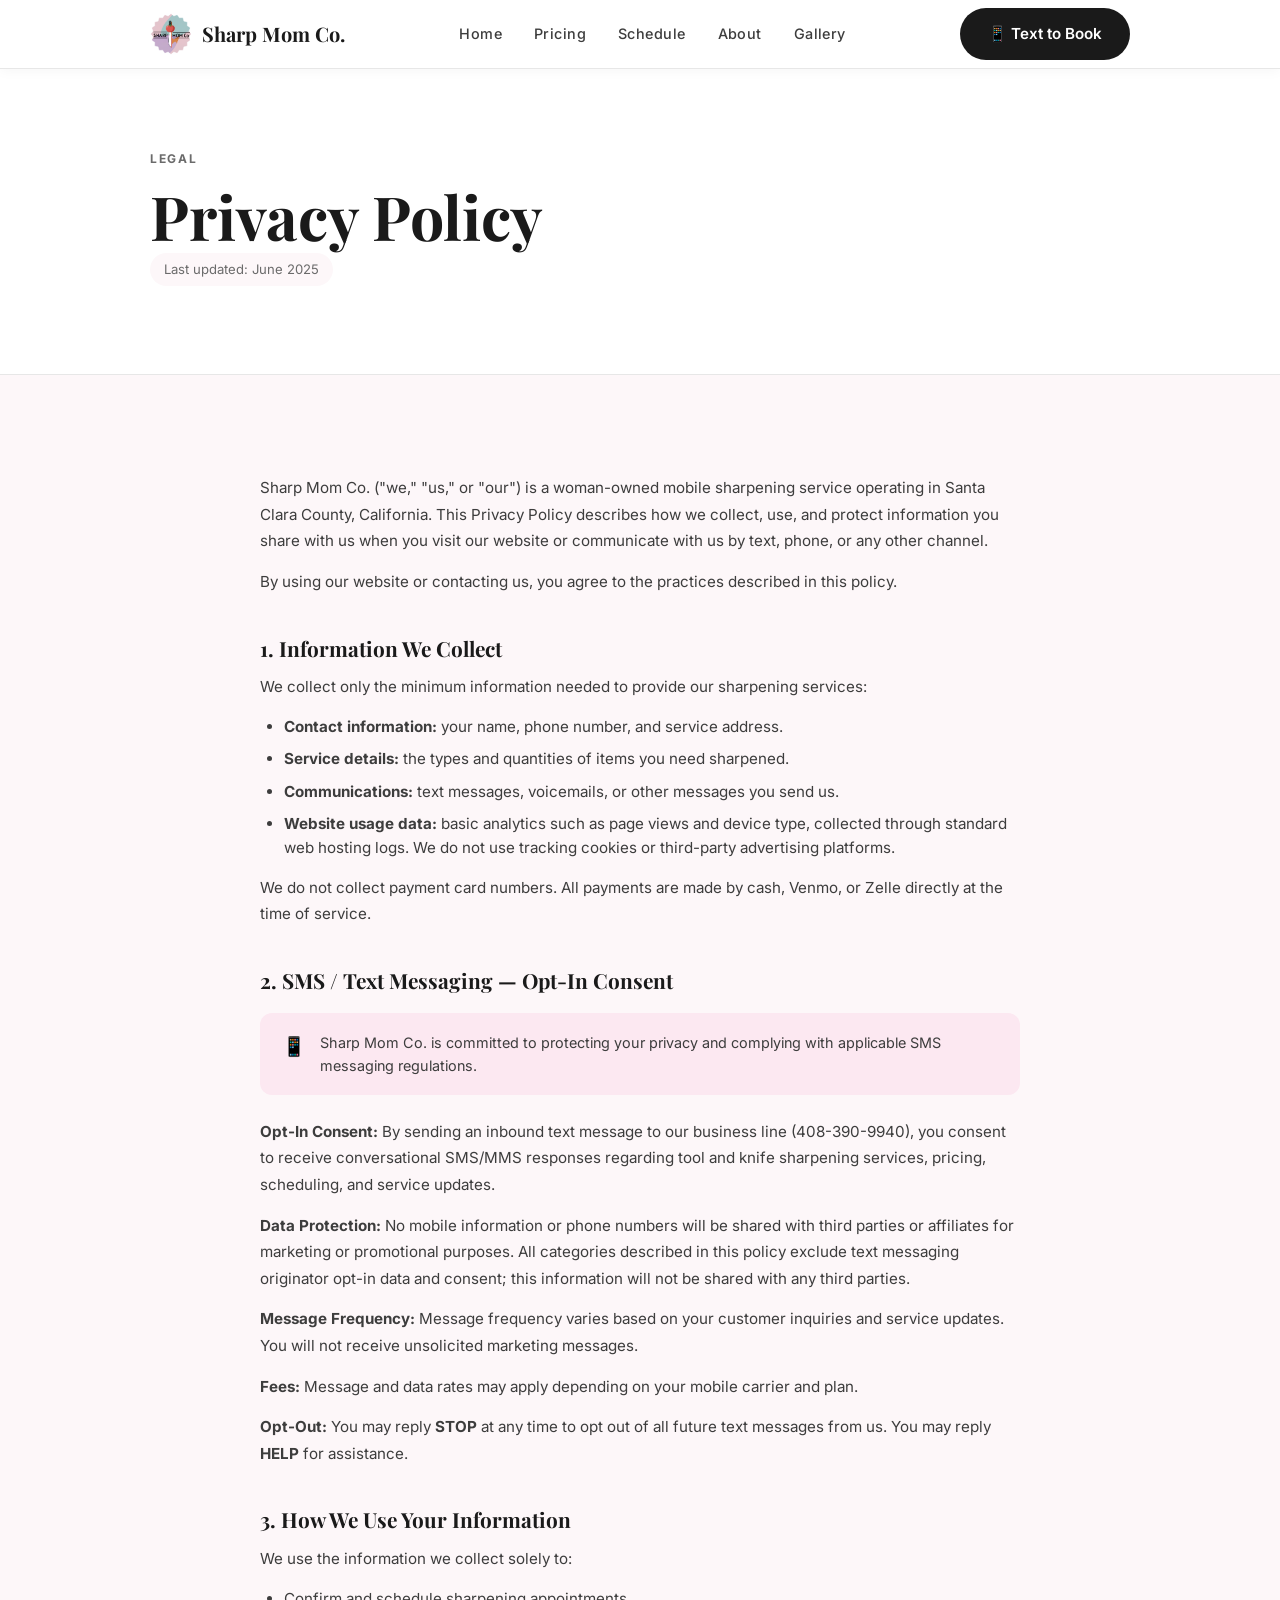
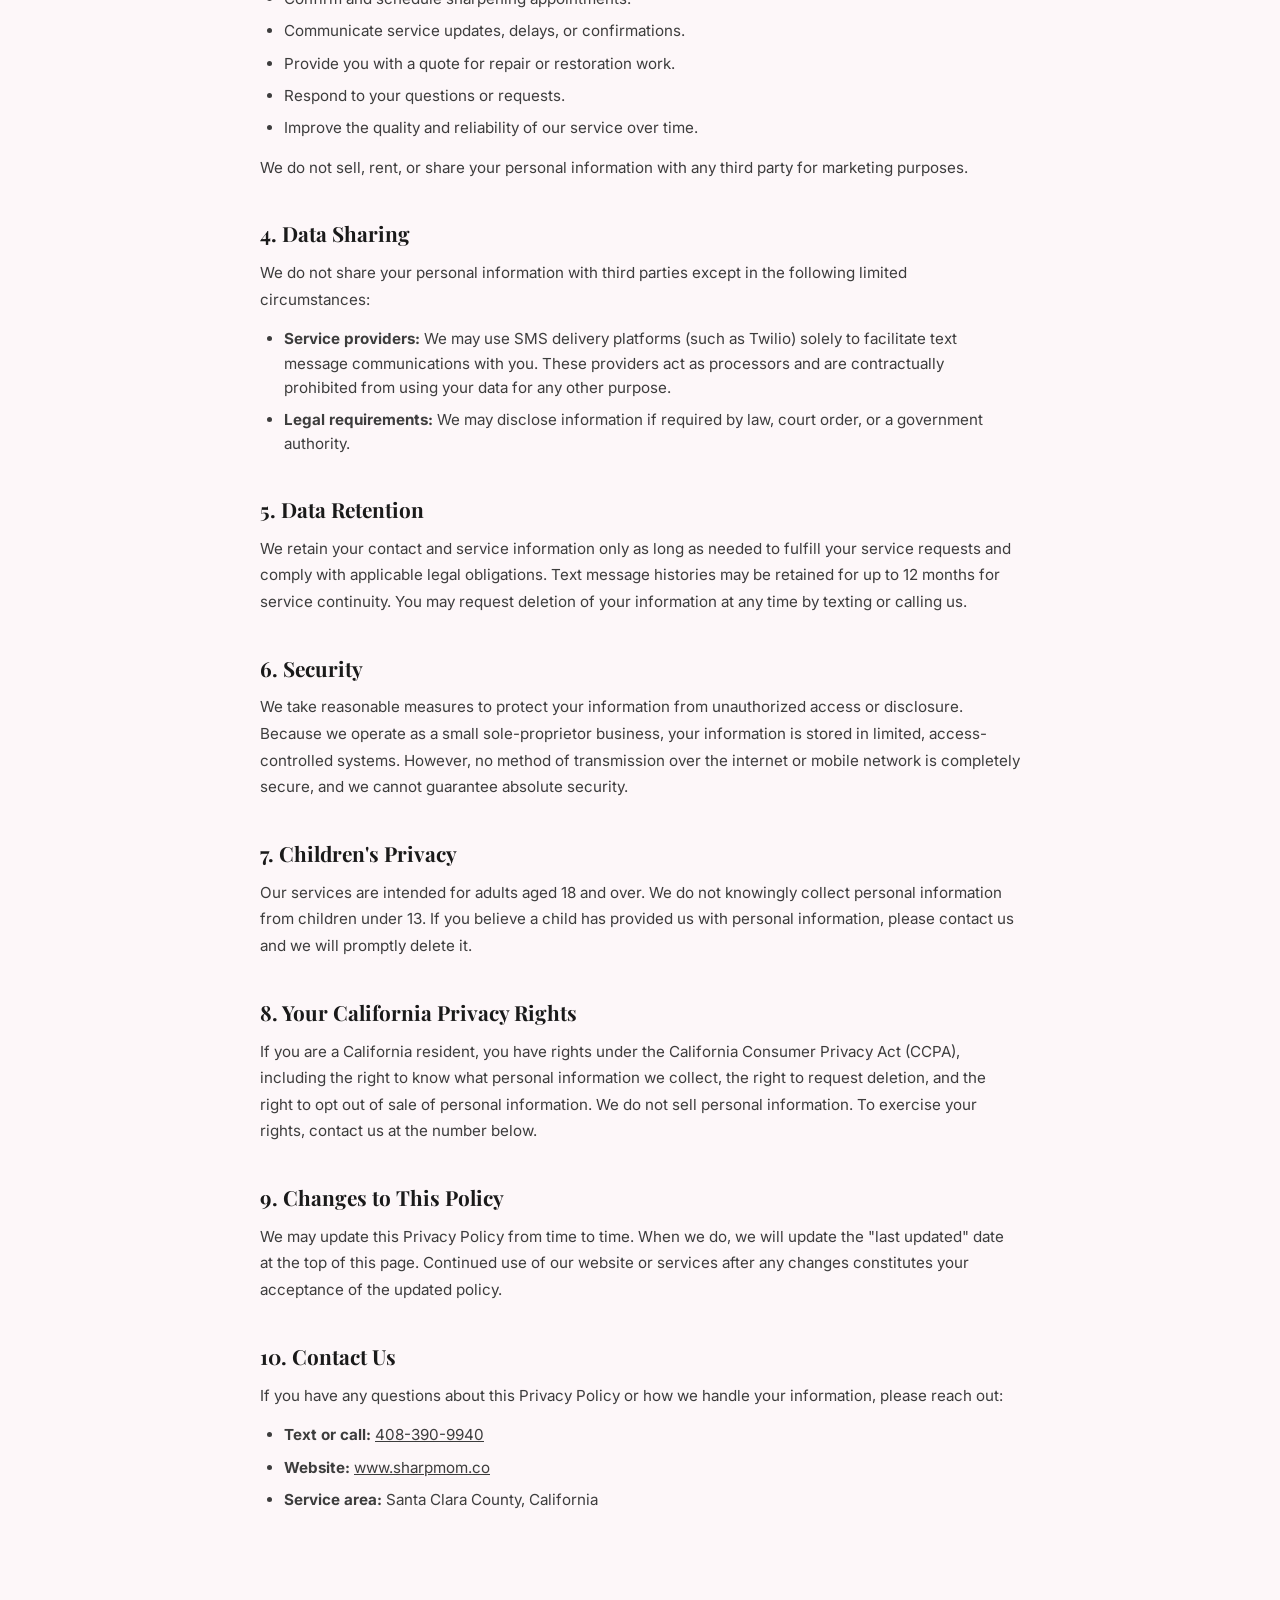
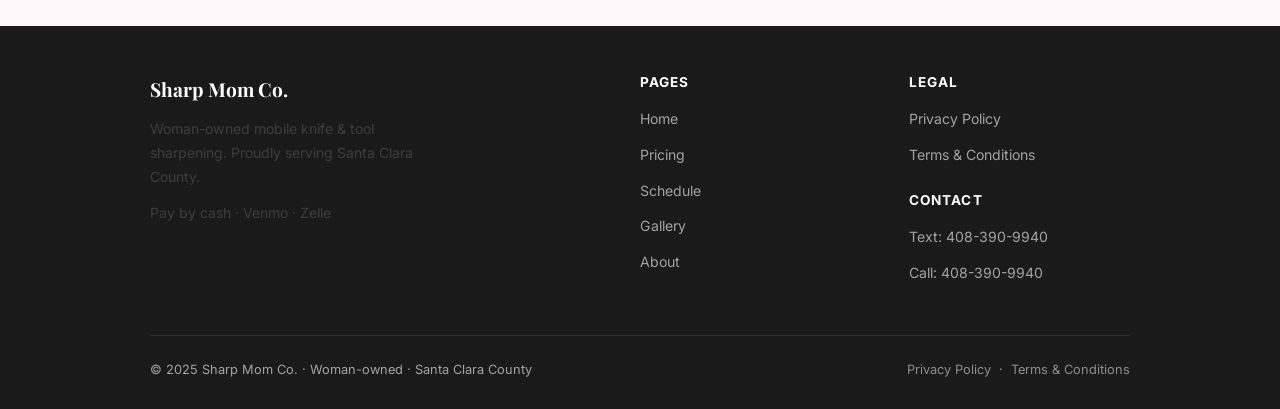
<file: privacy.html>
<!DOCTYPE html>
<html lang="en">
<head>
  <meta charset="UTF-8" />
  <meta name="viewport" content="width=device-width, initial-scale=1.0" />
  <title>Privacy Policy — Sharp Mom Co.</title>
  <meta name="description" content="Privacy Policy for Sharp Mom Co. — how we collect, use, and protect your information." />
  <link rel="preconnect" href="https://fonts.googleapis.com" />
  <link rel="preconnect" href="https://fonts.gstatic.com" crossorigin />
  <link href="https://fonts.googleapis.com/css2?family=Playfair+Display:wght@600;700&family=Inter:wght@400;500;600;700&display=swap" rel="stylesheet" />
  <link rel="stylesheet" href="css/style.css" />
</head>
<body>

<!-- ─── NAV ─── -->
<nav class="nav">
  <div class="container nav__inner">
    <a href="index.html" class="nav__logo"><img src="images/logo-round.png" alt="Sharp Mom Co." />Sharp Mom Co.</a>
    <ul class="nav__links">
      <li><a href="index.html">Home</a></li>
      <li><a href="pricing.html">Pricing</a></li>
      <li><a href="schedule.html">Schedule</a></li>
      <li><a href="index.html#about">About</a></li>
      <li><a href="index.html#gallery">Gallery</a></li>
    </ul>
    <a href="sms:+14083909940" class="nav__cta btn btn--dark">📱 Text to Book</a>
    <div class="nav__hamburger" aria-label="Menu">
      <span></span><span></span><span></span>
    </div>
  </div>
</nav>

<!-- ─── PAGE HERO ─── -->
<section class="page-hero">
  <div class="container">
    <span class="eyebrow">Legal</span>
    <h1>Privacy Policy</h1>
    <span class="legal-updated">Last updated: June 2025</span>
  </div>
</section>

<!-- ─── CONTENT ─── -->
<section class="section">
  <div class="container">
    <div class="legal-content">

      <p>Sharp Mom Co. ("we," "us," or "our") is a woman-owned mobile sharpening service operating in Santa Clara County, California. This Privacy Policy describes how we collect, use, and protect information you share with us when you visit our website or communicate with us by text, phone, or any other channel.</p>

      <p>By using our website or contacting us, you agree to the practices described in this policy.</p>

      <h2>1. Information We Collect</h2>
      <p>We collect only the minimum information needed to provide our sharpening services:</p>
      <ul>
        <li><strong>Contact information:</strong> your name, phone number, and service address.</li>
        <li><strong>Service details:</strong> the types and quantities of items you need sharpened.</li>
        <li><strong>Communications:</strong> text messages, voicemails, or other messages you send us.</li>
        <li><strong>Website usage data:</strong> basic analytics such as page views and device type, collected through standard web hosting logs. We do not use tracking cookies or third-party advertising platforms.</li>
      </ul>
      <p>We do not collect payment card numbers. All payments are made by cash, Venmo, or Zelle directly at the time of service.</p>

      <h2>2. SMS / Text Messaging — Opt-In Consent</h2>
      <div class="notice" style="margin-bottom:24px">
        <div class="notice__icon">📱</div>
        <div>
          Sharp Mom Co. is committed to protecting your privacy and complying with applicable SMS messaging regulations.
        </div>
      </div>
      <p><strong>Opt-In Consent:</strong> By sending an inbound text message to our business line (408-390-9940), you consent to receive conversational SMS/MMS responses regarding tool and knife sharpening services, pricing, scheduling, and service updates.</p>
      <p><strong>Data Protection:</strong> No mobile information or phone numbers will be shared with third parties or affiliates for marketing or promotional purposes. All categories described in this policy exclude text messaging originator opt-in data and consent; this information will not be shared with any third parties.</p>
      <p><strong>Message Frequency:</strong> Message frequency varies based on your customer inquiries and service updates. You will not receive unsolicited marketing messages.</p>
      <p><strong>Fees:</strong> Message and data rates may apply depending on your mobile carrier and plan.</p>
      <p><strong>Opt-Out:</strong> You may reply <strong>STOP</strong> at any time to opt out of all future text messages from us. You may reply <strong>HELP</strong> for assistance.</p>

      <h2>3. How We Use Your Information</h2>
      <p>We use the information we collect solely to:</p>
      <ul>
        <li>Confirm and schedule sharpening appointments.</li>
        <li>Communicate service updates, delays, or confirmations.</li>
        <li>Provide you with a quote for repair or restoration work.</li>
        <li>Respond to your questions or requests.</li>
        <li>Improve the quality and reliability of our service over time.</li>
      </ul>
      <p>We do not sell, rent, or share your personal information with any third party for marketing purposes.</p>

      <h2>4. Data Sharing</h2>
      <p>We do not share your personal information with third parties except in the following limited circumstances:</p>
      <ul>
        <li><strong>Service providers:</strong> We may use SMS delivery platforms (such as Twilio) solely to facilitate text message communications with you. These providers act as processors and are contractually prohibited from using your data for any other purpose.</li>
        <li><strong>Legal requirements:</strong> We may disclose information if required by law, court order, or a government authority.</li>
      </ul>

      <h2>5. Data Retention</h2>
      <p>We retain your contact and service information only as long as needed to fulfill your service requests and comply with applicable legal obligations. Text message histories may be retained for up to 12 months for service continuity. You may request deletion of your information at any time by texting or calling us.</p>

      <h2>6. Security</h2>
      <p>We take reasonable measures to protect your information from unauthorized access or disclosure. Because we operate as a small sole-proprietor business, your information is stored in limited, access-controlled systems. However, no method of transmission over the internet or mobile network is completely secure, and we cannot guarantee absolute security.</p>

      <h2>7. Children's Privacy</h2>
      <p>Our services are intended for adults aged 18 and over. We do not knowingly collect personal information from children under 13. If you believe a child has provided us with personal information, please contact us and we will promptly delete it.</p>

      <h2>8. Your California Privacy Rights</h2>
      <p>If you are a California resident, you have rights under the California Consumer Privacy Act (CCPA), including the right to know what personal information we collect, the right to request deletion, and the right to opt out of sale of personal information. We do not sell personal information. To exercise your rights, contact us at the number below.</p>

      <h2>9. Changes to This Policy</h2>
      <p>We may update this Privacy Policy from time to time. When we do, we will update the "last updated" date at the top of this page. Continued use of our website or services after any changes constitutes your acceptance of the updated policy.</p>

      <h2>10. Contact Us</h2>
      <p>If you have any questions about this Privacy Policy or how we handle your information, please reach out:</p>
      <ul>
        <li><strong>Text or call:</strong> <a href="tel:+14083909940">408-390-9940</a></li>
        <li><strong>Website:</strong> <a href="https://www.sharpmom.co">www.sharpmom.co</a></li>
        <li><strong>Service area:</strong> Santa Clara County, California</li>
      </ul>

    </div>
  </div>
</section>

<!-- ─── FOOTER ─── -->
<footer class="footer">
  <div class="container">
    <div class="footer__inner">
      <div class="footer__brand">
        <div class="footer__logo">Sharp Mom Co.</div>
        <p>Woman-owned mobile knife &amp; tool sharpening. Proudly serving Santa Clara County.</p>
        <p style="margin-top:12px">Pay by cash · Venmo · Zelle</p>
      </div>
      <div class="footer__col">
        <h4>Pages</h4>
        <ul>
          <li><a href="index.html">Home</a></li>
          <li><a href="pricing.html">Pricing</a></li>
          <li><a href="schedule.html">Schedule</a></li>
          <li><a href="index.html#gallery">Gallery</a></li>
          <li><a href="index.html#about">About</a></li>
        </ul>
      </div>
      <div class="footer__col">
        <h4>Legal</h4>
        <ul>
          <li><a href="privacy.html">Privacy Policy</a></li>
          <li><a href="terms.html">Terms &amp; Conditions</a></li>
        </ul>
        <h4 style="margin-top:24px">Contact</h4>
        <ul>
          <li><a href="sms:+14083909940">Text: 408-390-9940</a></li>
          <li><a href="tel:+14083909940">Call: 408-390-9940</a></li>
        </ul>
      </div>
    </div>
    <div class="footer__bottom">
      <span>© 2025 Sharp Mom Co. · Woman-owned · Santa Clara County</span>
      <span>
        <a href="privacy.html">Privacy Policy</a> &nbsp;·&nbsp;
        <a href="terms.html">Terms &amp; Conditions</a>
      </span>
    </div>
  </div>
</footer>

<script src="js/nav.js"></script>
</body>
</html>
</file>
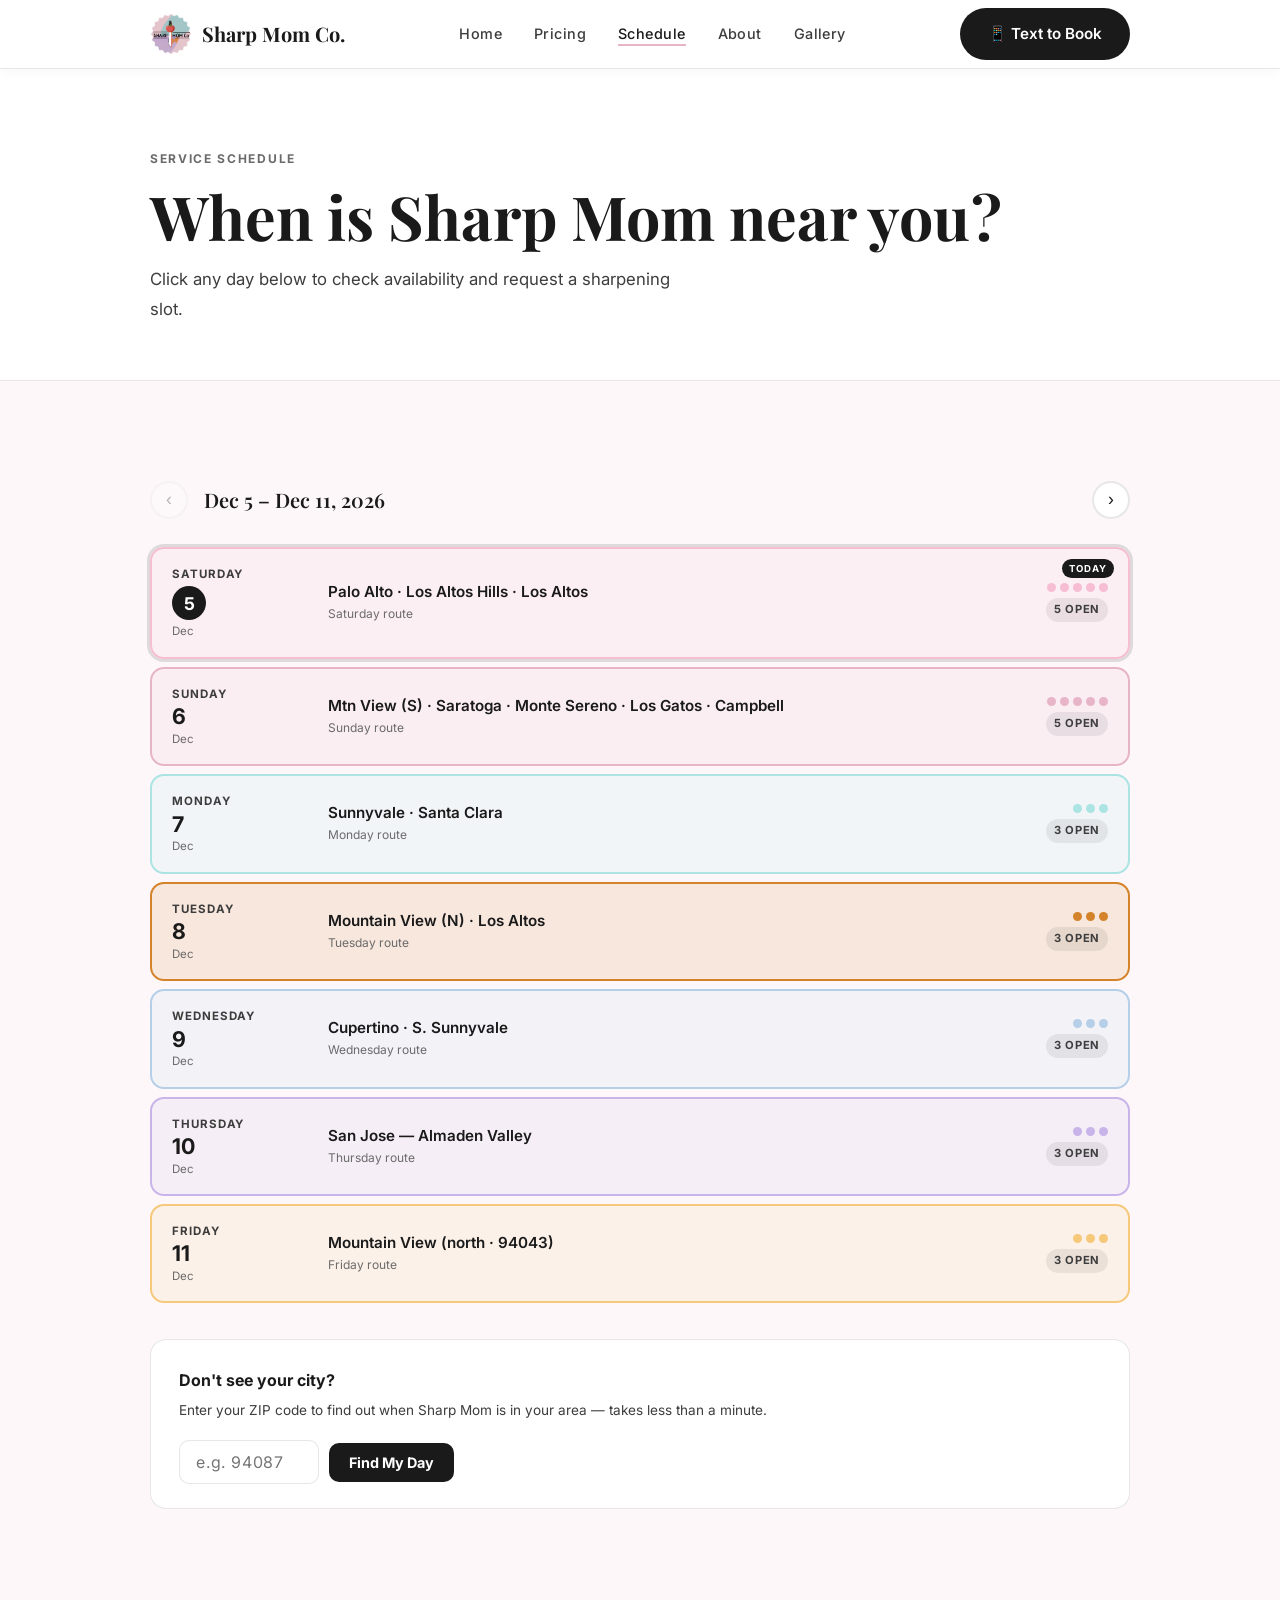
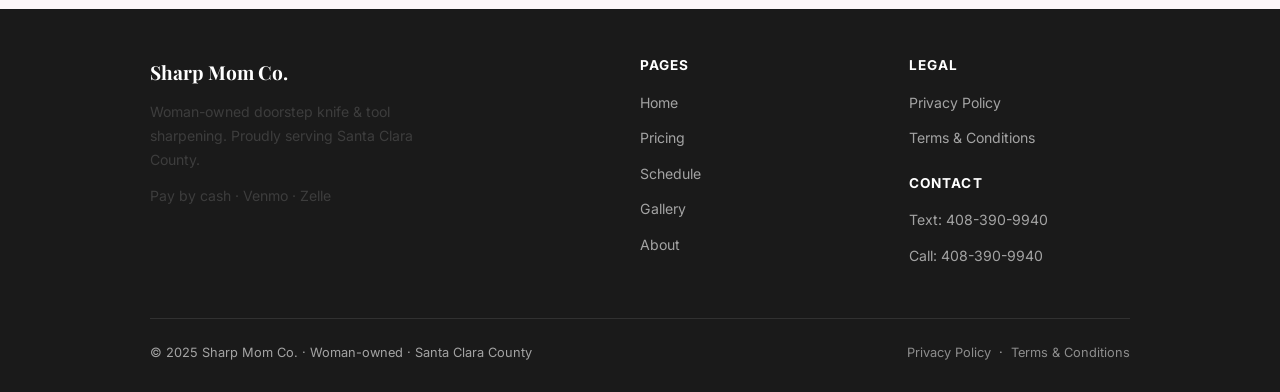
<file: schedule.html>
<!DOCTYPE html>
<html lang="en">
<head>
  <meta charset="UTF-8" />
  <meta name="viewport" content="width=device-width, initial-scale=1.0" />
  <title>Schedule — Sharp Mom Co.</title>
  <meta name="description" content="Find out when Sharp Mom Co. is coming to your neighborhood and request a sharpening slot." />
  <link rel="preconnect" href="https://fonts.googleapis.com" />
  <link rel="preconnect" href="https://fonts.gstatic.com" crossorigin />
  <link href="https://fonts.googleapis.com/css2?family=Playfair+Display:wght@600;700&family=Inter:wght@400;500;600;700&display=swap" rel="stylesheet" />
  <link rel="stylesheet" href="css/style.css" />
  <style>

    /* ── Week navigator ── */
    .week-nav {
      display: flex;
      align-items: center;
      gap: 16px;
      margin-bottom: 28px;
    }
    .week-nav h2 {
      margin: 0;
      font-size: 1.25rem;
      font-weight: 600;
      color: var(--ink);
      flex: 1;
    }
    .week-btn {
      width: 38px; height: 38px;
      border-radius: 50%;
      border: 2px solid var(--divider);
      background: var(--white);
      font-size: 1.1rem;
      cursor: pointer;
      display: flex; align-items: center; justify-content: center;
      transition: all 0.2s;
      color: var(--ink);
      flex-shrink: 0;
    }
    .week-btn:hover { border-color: var(--ink); background: var(--ink); color: var(--white); }
    .week-btn:disabled { opacity: 0.3; cursor: default; pointer-events: none; }

    /* ── Week rows ── */
    .week-grid {
      display: flex;
      flex-direction: column;
      gap: 8px;
    }

    .week-row {
      display: grid;
      grid-template-columns: 140px 1fr auto;
      align-items: center;
      gap: 0;
      border-radius: 14px;
      border: 2px solid transparent;
      padding: 16px 20px;
      cursor: pointer;
      transition: transform 0.15s, box-shadow 0.15s, border-color 0.15s;
      position: relative;
      min-height: 72px;
    }
    .week-row:hover {
      transform: translateY(-2px);
      box-shadow: 0 6px 20px rgba(0,0,0,0.10);
    }
    .week-row:active { transform: translateY(0); }
    .week-row--today {
      box-shadow: 0 0 0 3px rgba(0,0,0,0.12);
    }
    .week-row--full { opacity: 0.7; }

    /* Date column */
    .week-row__date {
      display: flex;
      flex-direction: column;
    }
    .week-row__dayname {
      font-size: 0.72rem;
      font-weight: 700;
      text-transform: uppercase;
      letter-spacing: 0.08em;
      color: var(--ink-mid);
      margin-bottom: 3px;
    }
    .week-row__daynum {
      font-size: 1.35rem;
      font-weight: 700;
      color: var(--ink);
      line-height: 1;
    }
    .week-row__month {
      font-size: 0.72rem;
      color: var(--ink-light);
      margin-top: 2px;
    }
    .week-row--today .week-row__daynum {
      background: var(--ink);
      color: var(--white);
      width: 34px; height: 34px;
      border-radius: 50%;
      display: flex; align-items: center; justify-content: center;
      font-size: 1.1rem;
    }

    /* City column */
    .week-row__city {
      padding: 0 16px;
    }
    .week-row__city-name {
      font-size: 0.95rem;
      font-weight: 600;
      color: var(--ink);
      line-height: 1.3;
    }
    .week-row__city-sub {
      font-size: 0.75rem;
      color: var(--ink-light);
      margin-top: 2px;
    }

    /* Slots column */
    .week-row__slots {
      display: flex;
      flex-direction: column;
      align-items: flex-end;
      gap: 6px;
      flex-shrink: 0;
    }
    .week-row__dots {
      display: flex;
      gap: 4px;
    }
    .slot-dot {
      width: 9px; height: 9px;
      border-radius: 50%;
      flex-shrink: 0;
    }
    .slot-dot--booked { background: #e0e0e0; }
    .slot-tag {
      font-size: 0.7rem;
      font-weight: 700;
      text-transform: uppercase;
      letter-spacing: 0.06em;
      padding: 3px 8px;
      border-radius: 20px;
      white-space: nowrap;
    }
    .slot-tag--open {
      background: rgba(0,0,0,0.07);
      color: var(--ink-mid);
    }
    .slot-tag--full {
      background: rgba(200,50,50,0.10);
      color: #b03030;
    }

    /* Today badge */
    .today-badge {
      position: absolute;
      top: 10px; right: 14px;
      font-size: 0.6rem;
      font-weight: 700;
      text-transform: uppercase;
      letter-spacing: 0.1em;
      background: var(--ink);
      color: var(--white);
      padding: 2px 7px;
      border-radius: 20px;
    }

    /* ── ZIP finder ── */
    .zip-finder {
      margin-top: 36px;
      background: var(--white);
      border: 1.5px solid var(--divider);
      border-radius: 16px;
      padding: 28px 28px 24px;
    }
    .zip-finder__title {
      font-size: 1rem;
      font-weight: 700;
      color: var(--ink);
      margin-bottom: 6px;
    }
    .zip-finder__sub {
      font-size: 0.85rem;
      color: var(--ink-mid);
      margin-bottom: 20px;
      line-height: 1.5;
    }
    .zip-finder__row {
      display: flex;
      gap: 10px;
      align-items: center;
    }
    .zip-input {
      padding: 11px 16px;
      border: 1.5px solid var(--divider);
      border-radius: 10px;
      font-family: var(--font-body);
      font-size: 1rem;
      color: var(--ink);
      background: var(--white);
      outline: none;
      width: 140px;
      transition: border-color 0.2s;
      letter-spacing: 0.05em;
    }
    .zip-input:focus { border-color: var(--ink); }
    .zip-btn {
      padding: 11px 20px;
      background: var(--ink);
      color: var(--white);
      border: none;
      border-radius: 10px;
      font-family: var(--font-body);
      font-size: 0.9rem;
      font-weight: 700;
      cursor: pointer;
      transition: background 0.15s;
      white-space: nowrap;
    }
    .zip-btn:hover { background: var(--ink-mid); }

    .zip-result {
      margin-top: 20px;
      display: none;
    }
    .zip-result--show { display: block; }

    /* Matched result card */
    .zip-match {
      background: #f0faf9;
      border: 1.5px solid #abe4e3;
      border-radius: 12px;
      padding: 16px 18px;
      margin-bottom: 14px;
    }
    .zip-match__label {
      font-size: 0.78rem;
      font-weight: 700;
      text-transform: uppercase;
      letter-spacing: 0.08em;
      color: var(--ink-light);
      margin-bottom: 6px;
    }
    .zip-match__text {
      font-size: 1rem;
      font-weight: 600;
      color: var(--ink);
      line-height: 1.4;
    }
    .zip-match__hint {
      font-size: 0.8rem;
      color: var(--ink-mid);
      margin-top: 4px;
    }

    /* ZIP matched rows */
    .zip-rows { display: flex; flex-direction: column; gap: 8px; }

    /* No match CTA */
    .zip-no-match {
      background: #fff9f0;
      border: 1.5px solid #f6c87a;
      border-radius: 12px;
      padding: 18px 20px;
      display: flex;
      align-items: center;
      justify-content: space-between;
      gap: 16px;
      flex-wrap: wrap;
    }
    .zip-no-match__text {
      font-size: 0.9rem;
      color: var(--ink);
      line-height: 1.5;
    }
    .zip-no-match__text strong { display: block; margin-bottom: 3px; }
    .zip-no-match__btn {
      padding: 10px 18px;
      background: var(--ink);
      color: var(--white);
      border-radius: 50px;
      font-size: 0.85rem;
      font-weight: 700;
      text-decoration: none;
      white-space: nowrap;
      transition: background 0.15s;
      flex-shrink: 0;
    }
    .zip-no-match__btn:hover { background: var(--ink-mid); }

    /* ── MODAL ── */
    .modal-overlay {
      position: fixed;
      inset: 0;
      background: rgba(0,0,0,0.5);
      backdrop-filter: blur(3px);
      z-index: 200;
      display: flex;
      align-items: center;
      justify-content: center;
      padding: 20px;
      opacity: 0;
      visibility: hidden;
      transition: opacity 0.2s, visibility 0.2s;
    }
    .modal-overlay.open { opacity: 1; visibility: visible; }
    .modal {
      background: var(--white);
      border-radius: 20px;
      width: 100%;
      max-width: 480px;
      max-height: 90vh;
      overflow-y: auto;
      transform: translateY(16px);
      transition: transform 0.25s;
      box-shadow: 0 20px 60px rgba(0,0,0,0.2);
    }
    .modal-overlay.open .modal { transform: translateY(0); }

    .modal__top {
      padding: 24px 24px 20px;
      border-bottom: 1px solid var(--divider);
      position: relative;
    }
    .modal__color-bar {
      position: absolute;
      top: 0; left: 0; right: 0;
      height: 5px;
      border-radius: 20px 20px 0 0;
    }
    .modal__close {
      position: absolute;
      top: 18px; right: 18px;
      width: 32px; height: 32px;
      border-radius: 50%;
      border: none;
      background: var(--bg);
      font-size: 1rem;
      cursor: pointer;
      display: flex; align-items: center; justify-content: center;
      color: var(--ink-mid);
      transition: background 0.15s;
    }
    .modal__close:hover { background: var(--divider); }
    .modal__date {
      font-family: var(--font-display);
      font-size: 1.3rem;
      font-weight: 700;
      margin-bottom: 2px;
      margin-top: 8px;
    }
    .modal__city { font-size: 0.88rem; color: var(--ink-light); margin-bottom: 16px; }
    .modal__slots { display: flex; align-items: center; gap: 12px; }
    .modal__dots { display: flex; gap: 5px; }
    .modal__dot { width: 14px; height: 14px; border-radius: 50%; }
    .modal__dot--booked { background: #e8e8e8; }
    .modal__slot-text { font-size: 0.92rem; font-weight: 600; color: var(--ink); }
    .modal__slot-sub { font-size: 0.78rem; color: var(--ink-light); margin-top: 1px; }

    .modal__full-msg {
      background: #fff5f5;
      border: 1px solid #fecaca;
      border-radius: 10px;
      padding: 14px 18px;
      font-size: 0.88rem;
      color: #b03030;
      margin: 16px 24px 0;
    }
    .btn-waitlist {
      width: calc(100% - 48px);
      margin: 16px 24px 24px;
      padding: 12px;
      background: var(--bg);
      color: var(--ink);
      border: 2px solid var(--ink);
      border-radius: 50px;
      font-family: var(--font-body);
      font-size: 0.9rem;
      font-weight: 600;
      cursor: pointer;
      display: flex; align-items: center; justify-content: center; gap: 8px;
      text-decoration: none;
      transition: background 0.15s;
    }
    .btn-waitlist:hover { background: var(--ink); color: var(--white); }

    /* Form */
    .modal__form { padding: 20px 24px 24px; }
    .modal__form-title { font-size: 1rem; font-weight: 700; margin-bottom: 18px; color: var(--ink); }
    .form-group { margin-bottom: 16px; }
    .form-label {
      display: block;
      font-size: 0.82rem; font-weight: 600;
      color: var(--ink-mid);
      margin-bottom: 6px;
      letter-spacing: 0.02em;
    }
    .form-label span { color: #c94040; margin-left: 2px; }
    .form-input, .form-textarea {
      width: 100%;
      padding: 10px 14px;
      border: 1.5px solid var(--divider);
      border-radius: 10px;
      font-family: var(--font-body);
      font-size: 0.9rem;
      color: var(--ink);
      background: var(--white);
      transition: border-color 0.2s;
      outline: none;
      box-sizing: border-box;
    }
    .form-input:focus, .form-textarea:focus { border-color: var(--ink); }
    .form-textarea { resize: vertical; min-height: 72px; }

    .checkbox-grid { display: grid; grid-template-columns: 1fr 1fr; gap: 8px; }
    .checkbox-item {
      display: flex; align-items: center; gap: 8px;
      padding: 9px 12px;
      border: 1.5px solid var(--divider);
      border-radius: 8px;
      cursor: pointer;
      transition: border-color 0.15s, background 0.15s;
      font-size: 0.85rem;
      color: var(--ink-mid);
      user-select: none;
    }
    .checkbox-item:has(input:checked) {
      border-color: var(--ink); background: var(--bg);
      color: var(--ink); font-weight: 500;
    }
    .checkbox-item input { display: none; }
    .checkbox-box {
      width: 16px; height: 16px;
      border-radius: 4px;
      border: 2px solid currentColor;
      display: flex; align-items: center; justify-content: center;
      flex-shrink: 0; font-size: 10px;
    }
    .required-note { font-size: 0.75rem; color: var(--ink-light); margin-bottom: 16px; }

    .btn-submit {
      width: 100%; padding: 14px;
      background: var(--ink); color: var(--white);
      border: none; border-radius: 50px;
      font-family: var(--font-body);
      font-size: 0.95rem; font-weight: 700;
      cursor: pointer;
      transition: background 0.2s, transform 0.15s;
      margin-top: 8px;
      display: flex; align-items: center; justify-content: center; gap: 8px;
    }
    .btn-submit:hover { background: var(--ink-mid); transform: translateY(-1px); }
    .modal-note {
      font-size: 0.75rem; color: var(--ink-light);
      text-align: center; margin-top: 10px; line-height: 1.5;
    }

    /* ── Mobile ── */
    @media (max-width: 640px) {
      .week-row {
        grid-template-columns: 100px 1fr auto;
        padding: 13px 14px;
        min-height: 64px;
      }
      .week-row__daynum { font-size: 1.1rem; }
      .week-row__city-name { font-size: 0.85rem; }
      .week-row__city-sub { font-size: 0.7rem; }
      .week-row__city { padding: 0 10px; }
      .slot-dot { width: 7px; height: 7px; }
      .zip-finder { padding: 20px 16px; }
      .zip-finder__row { flex-wrap: wrap; }
      .zip-input { width: 100%; }
      .zip-btn { width: 100%; text-align: center; }
      .modal { border-radius: 16px 16px 0 0; }
      .modal-overlay { align-items: flex-end; padding: 0; }
      .checkbox-grid { grid-template-columns: 1fr; }
      .today-badge { display: none; }
    }
  </style>
</head>
<body>

<!-- ── NAV ── -->
<nav class="nav">
  <div class="container nav__inner">
    <a href="index.html" class="nav__logo">
      <img src="images/logo-round.png" alt="Sharp Mom Co." />
      Sharp Mom Co.
    </a>
    <ul class="nav__links">
      <li><a href="index.html">Home</a></li>
      <li><a href="pricing.html">Pricing</a></li>
      <li><a href="schedule.html" class="active">Schedule</a></li>
      <li><a href="index.html#about">About</a></li>
      <li><a href="index.html#gallery">Gallery</a></li>
    </ul>
    <a href="sms:+14083909940" class="nav__cta btn btn--dark">📱 Text to Book</a>
    <div class="nav__hamburger" aria-label="Menu">
      <span></span><span></span><span></span>
    </div>
  </div>
</nav>

<!-- ── PAGE HERO ── -->
<section class="page-hero">
  <div class="container">
    <span class="eyebrow">Service Schedule</span>
    <h1>When is Sharp Mom near you?</h1>
    <p style="max-width:520px;margin-top:12px;font-size:1.05rem;color:var(--ink-mid)">
      Click any day below to check availability and request a sharpening slot.
    </p>
  </div>
</section>

<!-- ── WEEK VIEW ── -->
<section class="section">
  <div class="container">

    <!-- Week navigator -->
    <div class="week-nav">
      <button class="week-btn" id="prev-week" aria-label="Previous week">‹</button>
      <h2 id="week-title"></h2>
      <button class="week-btn" id="next-week" aria-label="Next week">›</button>
    </div>

    <!-- 7-row week grid -->
    <div class="week-grid" id="week-grid"></div>

    <!-- ZIP finder -->
    <div class="zip-finder">
      <div class="zip-finder__title">Don't see your city?</div>
      <div class="zip-finder__sub">Enter your ZIP code to find out when Sharp Mom is in your area — takes less than a minute.</div>
      <div class="zip-finder__row">
        <input class="zip-input" type="text" id="zip-input" placeholder="e.g. 94087" maxlength="5" inputmode="numeric" />
        <button class="zip-btn" id="zip-btn">Find My Day</button>
      </div>
      <div class="zip-result" id="zip-result"></div>
    </div>

  </div>
</section>

<!-- ── MODAL ── -->
<div class="modal-overlay" id="modal-overlay" role="dialog" aria-modal="true" aria-labelledby="modal-date">
  <div class="modal" id="modal">

    <div class="modal__top">
      <div class="modal__color-bar" id="modal-color-bar"></div>
      <button class="modal__close" id="modal-close" aria-label="Close">✕</button>
      <div class="modal__date" id="modal-date"></div>
      <div class="modal__city" id="modal-city"></div>
      <div class="modal__slots" id="modal-slots">
        <div class="modal__dots" id="modal-dots"></div>
        <div>
          <div class="modal__slot-text" id="modal-slot-text"></div>
          <div class="modal__slot-sub" id="modal-slot-sub"></div>
        </div>
      </div>
    </div>

    <div class="modal__full-msg" id="modal-full-msg" style="display:none">
      😔 This day is fully booked. Text Sharp Mom to join the waitlist — cancellations do happen!
    </div>
    <a href="sms:+14083909940" class="btn-waitlist" id="modal-waitlist-btn" style="display:none">
      📱 Join Waitlist via Text
    </a>

    <!-- Full form (standard booking) -->
    <div class="modal__form" id="modal-form" style="display:none">
      <div class="modal__form-title">Request a Slot</div>
      <p class="required-note">Fields marked <span style="color:#c94040">*</span> are required</p>

      <div class="form-group">
        <label class="form-label" for="f-name">Full name <span>*</span></label>
        <input class="form-input" type="text" id="f-name" placeholder="Jane Smith" autocomplete="name" />
      </div>
      <div class="form-group">
        <label class="form-label" for="f-phone">Phone number <span>*</span></label>
        <input class="form-input" type="tel" id="f-phone" placeholder="408-555-1234" autocomplete="tel" />
      </div>
      <div class="form-group">
        <label class="form-label" for="f-address">Service address <span>*</span></label>
        <input class="form-input" type="text" id="f-address" placeholder="123 Main St, Sunnyvale, CA" autocomplete="street-address" />
      </div>
      <div class="form-group">
        <label class="form-label">Services needed <span>*</span></label>
        <div class="checkbox-grid" id="services-grid">
          <label class="checkbox-item"><input type="checkbox" value="Kitchen knives" /><span class="checkbox-box">✓</span> Kitchen knives</label>
          <label class="checkbox-item"><input type="checkbox" value="Scissors" /><span class="checkbox-box">✓</span> Scissors</label>
          <label class="checkbox-item"><input type="checkbox" value="Garden tools" /><span class="checkbox-box">✓</span> Garden tools</label>
          <label class="checkbox-item"><input type="checkbox" value="Salon / Grooming" /><span class="checkbox-box">✓</span> Salon / Grooming</label>
        </div>
      </div>
      <div class="form-group">
        <label class="form-label" for="f-items">Items &amp; approximate count <span>*</span></label>
        <input class="form-input" type="text" id="f-items" placeholder="e.g. 4 kitchen knives, 2 scissors, 1 cleaver" />
      </div>
      <div class="form-group">
        <label class="form-label" for="f-access">Drop-off &amp; access instructions</label>
        <textarea class="form-textarea" id="f-access" placeholder="e.g. Leave bag on front porch. Gate code: 1234."></textarea>
      </div>
      <div class="form-group">
        <label class="form-label" for="f-notes">Additional notes</label>
        <textarea class="form-textarea" id="f-notes" placeholder="e.g. One knife has a chip, prefer morning pickup" style="min-height:56px"></textarea>
      </div>
      <button class="btn-submit" id="btn-submit">📱 Send Booking Request via Text</button>
      <p style="font-size:0.72rem;color:var(--ink-light);text-align:center;margin-top:10px;line-height:1.5;">
        By texting Sharp Mom Co. you agree to receive automated service messages from this number.
        Msg &amp; data rates may apply. Reply STOP to opt out.
      </p>
      <p class="modal-note">This opens your Messages app with everything pre-filled. Hit Send — Sharp Mom will confirm your slot by text.</p>
    </div>

    <!-- Streamlined form (ZIP lookup — city already known) -->
    <div class="modal__form" id="modal-form-zip" style="display:none">
      <div class="modal__form-title">Request a Slot</div>
      <p class="required-note">Fields marked <span style="color:#c94040">*</span> are required</p>

      <div class="form-group">
        <label class="form-label" for="fz-name">Full name <span>*</span></label>
        <input class="form-input" type="text" id="fz-name" placeholder="Jane Smith" autocomplete="name" />
      </div>
      <div class="form-group">
        <label class="form-label" for="fz-phone">Phone number <span>*</span></label>
        <input class="form-input" type="tel" id="fz-phone" placeholder="408-555-1234" autocomplete="tel" />
      </div>
      <div class="form-group">
        <label class="form-label" for="fz-street">Street address <span>*</span></label>
        <input class="form-input" type="text" id="fz-street" placeholder="123 Main St" autocomplete="address-line1" />
      </div>
      <div class="form-group">
        <label class="form-label">Services needed <span>*</span></label>
        <div class="checkbox-grid" id="services-grid-zip">
          <label class="checkbox-item"><input type="checkbox" value="Kitchen knives" /><span class="checkbox-box">✓</span> Kitchen knives</label>
          <label class="checkbox-item"><input type="checkbox" value="Scissors" /><span class="checkbox-box">✓</span> Scissors</label>
          <label class="checkbox-item"><input type="checkbox" value="Garden tools" /><span class="checkbox-box">✓</span> Garden tools</label>
          <label class="checkbox-item"><input type="checkbox" value="Salon / Grooming" /><span class="checkbox-box">✓</span> Salon / Grooming</label>
        </div>
      </div>
      <div class="form-group">
        <label class="form-label" for="fz-items">Items &amp; approximate count <span>*</span></label>
        <input class="form-input" type="text" id="fz-items" placeholder="e.g. 4 kitchen knives, 2 scissors" />
      </div>
      <div class="form-group">
        <label class="form-label" for="fz-notes">Notes (optional)</label>
        <textarea class="form-textarea" id="fz-notes" placeholder="e.g. Gate code, dog in yard, prefer morning" style="min-height:56px"></textarea>
      </div>
      <button class="btn-submit" id="btn-submit-zip">📱 Send Booking Request via Text</button>
      <p style="font-size:0.72rem;color:var(--ink-light);text-align:center;margin-top:10px;line-height:1.5;">
        By texting Sharp Mom Co. you agree to receive automated service messages from this number.
        Msg &amp; data rates may apply. Reply STOP to opt out.
      </p>
      <p class="modal-note">This opens your Messages app with everything pre-filled. Hit Send — Sharp Mom will confirm your slot by text.</p>
    </div>

  </div>
</div>

<!-- ── FOOTER ── -->
<footer class="footer">
  <div class="container">
    <div class="footer__inner">
      <div class="footer__brand">
        <div class="footer__logo">Sharp Mom Co.</div>
        <p>Woman-owned doorstep knife &amp; tool sharpening. Proudly serving Santa Clara County.</p>
        <p style="margin-top:12px">Pay by cash · Venmo · Zelle</p>
      </div>
      <div class="footer__col">
        <h4>Pages</h4>
        <ul>
          <li><a href="index.html">Home</a></li>
          <li><a href="pricing.html">Pricing</a></li>
          <li><a href="schedule.html">Schedule</a></li>
          <li><a href="index.html#gallery">Gallery</a></li>
          <li><a href="index.html#about">About</a></li>
        </ul>
      </div>
      <div class="footer__col">
        <h4>Legal</h4>
        <ul>
          <li><a href="privacy.html">Privacy Policy</a></li>
          <li><a href="terms.html">Terms &amp; Conditions</a></li>
        </ul>
        <h4 style="margin-top:24px">Contact</h4>
        <ul>
          <li><a href="sms:+14083909940">Text: 408-390-9940</a></li>
          <li><a href="tel:+14083909940">Call: 408-390-9940</a></li>
        </ul>
      </div>
    </div>
    <div class="footer__bottom">
      <span>© 2025 Sharp Mom Co. · Woman-owned · Santa Clara County</span>
      <span>
        <a href="privacy.html">Privacy Policy</a> &nbsp;·&nbsp;
        <a href="terms.html">Terms &amp; Conditions</a>
      </span>
    </div>
  </div>
</footer>

<script src="js/nav.js"></script>
<script>
// ═══════════════════════════════════════════════════
// CONFIGURATION
// ═══════════════════════════════════════════════════
const SHEETS_URL = 'https://script.google.com/macros/s/AKfycbzjhMVJA1wmubVMzpDLHh0CetWbhzypMMRAbkorwKDnjVRiYIS0QpuoVXIYDR8PG34xhg/exec';
const PHONE = '+14083909940';
const SLOTS_WEEKDAY = 3;
const SLOTS_WEEKEND = 5;

// ═══════════════════════════════════════════════════
// ROUTE DEFINITIONS
// ═══════════════════════════════════════════════════
const ROUTES = {
  MON: { id:'MON', label:'Monday',    subLabel:'Sunnyvale · Santa Clara',                                    color:'#abe4e3', slots:SLOTS_WEEKDAY, dow:1 },
  TUE: { id:'TUE', label:'Tuesday',   subLabel:'Mountain View (N) · Los Altos',                              color:'#D4832A', slots:SLOTS_WEEKDAY, dow:2 },
  WED: { id:'WED', label:'Wednesday', subLabel:'Cupertino · S. Sunnyvale',                                   color:'#b5cfe8', slots:SLOTS_WEEKDAY, dow:3 },
  THU: { id:'THU', label:'Thursday',  subLabel:'San Jose (rotating neighborhoods)',                           color:'#c8b4e8', slots:SLOTS_WEEKDAY, dow:4 },
  FRI: { id:'FRI', label:'Friday',    subLabel:'Premium — rotating city',                                    color:'#f6c87a', slots:SLOTS_WEEKDAY, dow:5 },
  SAT: { id:'SAT', label:'Saturday',  subLabel:'Palo Alto · Los Altos Hills · Los Altos',                    color:'#f6bdd3', slots:SLOTS_WEEKEND, dow:6 },
  SUN: { id:'SUN', label:'Sunday',    subLabel:'Mtn View (S) · Saratoga · Monte Sereno · Los Gatos · Campbell', color:'#e7b4c8', slots:SLOTS_WEEKEND, dow:0 }
};

const FRI_ROTATION = {
  1: 'Palo Alto (north)',
  2: 'Mountain View (north · 94043)',
  3: 'Los Gatos · Monte Sereno',
  4: 'Los Altos Hills · Los Altos'
};
const THU_ROTATION = {
  1: 'San Jose — Willow Glen',
  2: 'San Jose — Almaden Valley',
  3: 'San Jose — Silver Creek / Evergreen',
  4: 'San Jose — Cambrian / W. San Jose'
};

// ═══════════════════════════════════════════════════
// ZIP → ROUTE MAP
// ═══════════════════════════════════════════════════
const ZIP_MAP = {
  // Sunnyvale (Monday)
  '94085':'MON','94086':'MON','94087':'MON','94089':'MON',
  // Santa Clara (Monday)
  '95050':'MON','95051':'MON','95052':'MON','95053':'MON','95054':'MON','95055':'MON',
  // Mountain View north (Tuesday)
  '94043':'TUE',
  // Los Altos (Tuesday + Saturday)
  '94022':'TUE,SAT','94024':'TUE,SAT',
  // Cupertino (Wednesday)
  '95014':'WED','95015':'WED',
  // South Sunnyvale (Wednesday)
  '95002':'WED',
  // San Jose (Thursday — various neighborhoods)
  '95125':'THU','95126':'THU','95128':'THU', // Willow Glen / W SJ
  '95120':'THU','95123':'THU','95124':'THU', // Almaden / Cambrian
  '95121':'THU','95122':'THU','95148':'THU', // Silver Creek / Evergreen
  '95008':'THU','95130':'THU','95117':'THU', // Cambrian / W SJ
  // Los Gatos / Monte Sereno (Friday W3 + Sunday)
  '95030':'FRI,SUN','95031':'FRI,SUN','95032':'FRI,SUN','95033':'FRI,SUN',
  // Palo Alto (Friday W1 + Saturday)
  '94301':'FRI,SAT','94302':'FRI,SAT','94303':'FRI,SAT','94304':'FRI,SAT','94305':'FRI,SAT','94306':'FRI,SAT',
  // Los Altos Hills (Friday W4 + Saturday)
  '94022':'FRI,SAT',
  // Mountain View south (Sunday)
  '94040':'SUN','94041':'SUN',
  // Saratoga (Sunday)
  '95070':'SUN','95071':'SUN',
  // Campbell (Sunday)
  '95008':'SUN',
};

// Human-readable city name per ZIP (for result display)
const ZIP_CITY = {
  '94085':'Sunnyvale','94086':'Sunnyvale','94087':'Sunnyvale','94089':'Sunnyvale',
  '95050':'Santa Clara','95051':'Santa Clara','95052':'Santa Clara','95053':'Santa Clara','95054':'Santa Clara','95055':'Santa Clara',
  '94043':'Mountain View (North)','94040':'Mountain View (South)','94041':'Mountain View',
  '94022':'Los Altos / Los Altos Hills','94024':'Los Altos',
  '95014':'Cupertino','95015':'Cupertino',
  '94301':'Palo Alto','94302':'Palo Alto','94303':'Palo Alto','94304':'Palo Alto','94305':'Palo Alto','94306':'Palo Alto',
  '95030':'Los Gatos','95031':'Los Gatos','95032':'Los Gatos','95033':'Los Gatos',
  '95070':'Saratoga','95071':'Saratoga',
  '95008':'Campbell',
  '95125':'San Jose (Willow Glen)','95126':'San Jose','95128':'San Jose (W. SJ)',
  '95120':'San Jose (Almaden)','95123':'San Jose','95124':'San Jose (Cambrian)',
  '95121':'San Jose (Silver Creek)','95122':'San Jose','95148':'San Jose (Evergreen)',
  '95130':'San Jose (W. SJ)','95117':'San Jose',
};

// ═══════════════════════════════════════════════════
// SLOT DATA
// ═══════════════════════════════════════════════════
let slotData = {};

async function fetchSlotData() {
  if (!SHEETS_URL) return;
  try {
    const res = await fetch(SHEETS_URL);
    slotData = await res.json();
  } catch(e) {
    console.warn('Could not load slot data from Google Sheets:', e);
  }
}
function bookedCount(dateStr)       { return slotData[dateStr] || 0; }
function availableSlots(dateStr, r) { return Math.max(0, r.slots - bookedCount(dateStr)); }
function toDateStr(y,m,d)           { return `${y}-${String(m+1).padStart(2,'0')}-${String(d).padStart(2,'0')}`; }

// ═══════════════════════════════════════════════════
// SERVICE DAY HELPERS
// ═══════════════════════════════════════════════════
function weekOfMonth(day) { return Math.ceil(day / 7); }

function getCitiesLabel(route, date) {
  const wk = weekOfMonth(date.getDate());
  if (route.id === 'FRI') return FRI_ROTATION[wk] || FRI_ROTATION[4];
  if (route.id === 'THU') return THU_ROTATION[wk] || THU_ROTATION[4];
  return route.subLabel;
}

function getRouteForDate(date) {
  const dow = date.getDay();
  return Object.values(ROUTES).find(r => r.dow === dow) || null;
}

// ═══════════════════════════════════════════════════
// WEEK STATE
// ═══════════════════════════════════════════════════
const MONTH_NAMES  = ['January','February','March','April','May','June','July','August','September','October','November','December'];
const MONTH_SHORT  = ['Jan','Feb','Mar','Apr','May','Jun','Jul','Aug','Sep','Oct','Nov','Dec'];
const DAY_NAMES    = ['Sunday','Monday','Tuesday','Wednesday','Thursday','Friday','Saturday'];

// weekStart = today's date (always starts from today, 7 days forward)
let weekOffset = 0; // 0 = current 7-day window, 1 = next 7 days, etc.

function getWindowStart() {
  const d = new Date();
  d.setHours(0,0,0,0);
  d.setDate(d.getDate() + weekOffset * 7);
  return d;
}

function formatWeekTitle(start, end) {
  const s = `${MONTH_SHORT[start.getMonth()]} ${start.getDate()}`;
  const e = `${MONTH_SHORT[end.getMonth()]} ${end.getDate()}, ${end.getFullYear()}`;
  return `${s} – ${e}`;
}

// ═══════════════════════════════════════════════════
// RENDER WEEK
// ═══════════════════════════════════════════════════
function renderWeek() {
  const today = new Date(); today.setHours(0,0,0,0);
  const start = getWindowStart();

  // Build array of 7 dates
  const days = Array.from({length:7}, (_,i) => {
    const d = new Date(start);
    d.setDate(start.getDate() + i);
    return d;
  });

  const end = days[6];
  document.getElementById('week-title').textContent = formatWeekTitle(start, end);

  // Disable prev button if we're on current window
  document.getElementById('prev-week').disabled = weekOffset <= 0;

  const grid = document.getElementById('week-grid');
  grid.innerHTML = '';

  days.forEach(date => {
    const isToday = date.getTime() === today.getTime();
    const route   = getRouteForDate(date);
    const dateStr = toDateStr(date.getFullYear(), date.getMonth(), date.getDate());
    const avail   = route ? availableSlots(dateStr, route) : 0;
    const total   = route ? route.slots : 0;
    const isFull  = route && avail === 0;
    const cities  = route ? getCitiesLabel(route, date) : null;

    const row = document.createElement('div');
    row.className = 'week-row' +
      (isToday ? ' week-row--today' : '') +
      (isFull  ? ' week-row--full'  : '');

    if (route) {
      row.style.background   = route.color + '22';
      row.style.borderColor  = route.color;
    } else {
      row.style.background   = 'var(--white)';
      row.style.borderColor  = 'var(--divider)';
      row.style.opacity      = '0.45';
      row.style.cursor       = 'default';
    }

    // Dots HTML
    const dotsHtml = route ? Array.from({length:total}, (_,i) =>
      `<div class="slot-dot ${i < avail ? '' : 'slot-dot--booked'}"
        style="${i < avail ? `background:${route.color}` : ''}"></div>`
    ).join('') : '';

    const tagHtml = route
      ? (isFull
          ? `<span class="slot-tag slot-tag--full">Full</span>`
          : `<span class="slot-tag slot-tag--open">${avail} open</span>`)
      : `<span class="slot-tag" style="opacity:.4">No service</span>`;

    row.innerHTML = `
      ${isToday ? `<span class="today-badge">Today</span>` : ''}
      <div class="week-row__date">
        <div class="week-row__dayname">${DAY_NAMES[date.getDay()]}</div>
        <div class="week-row__daynum">${date.getDate()}</div>
        <div class="week-row__month">${MONTH_SHORT[date.getMonth()]}</div>
      </div>
      <div class="week-row__city">
        <div class="week-row__city-name">${cities || '—'}</div>
        ${route ? `<div class="week-row__city-sub">${route.label} route</div>` : ''}
      </div>
      <div class="week-row__slots">
        <div class="week-row__dots">${dotsHtml}</div>
        ${tagHtml}
      </div>
    `;

    if (route) {
      row.addEventListener('click', () =>
        openModal(date, { route, cities }, dateStr, avail, total, false)
      );
    }

    grid.appendChild(row);
  });
}

// ═══════════════════════════════════════════════════
// MODAL
// ═══════════════════════════════════════════════════
let _modalDate = '', _modalCities = '', _modalIsZip = false, _zipCity = '';

function openModal(date, svc, dateStr, avail, total, isZip) {
  const isFull = avail === 0;
  const dateLabel = date.toLocaleDateString('en-US',
    { weekday:'long', month:'long', day:'numeric' });

  _modalDate   = dateStr;
  _modalCities = svc.cities;
  _modalIsZip  = isZip;

  document.getElementById('modal-color-bar').style.background = svc.route.color;
  document.getElementById('modal-date').textContent = dateLabel;
  document.getElementById('modal-city').textContent = `📍 ${svc.cities}`;

  // Dots
  document.getElementById('modal-dots').innerHTML = Array.from({length:total}, (_,i) =>
    `<div class="modal__dot ${i < avail ? '' : 'modal__dot--booked'}"
      style="${i < avail ? `background:${svc.route.color}` : ''}"></div>`
  ).join('');

  document.getElementById('modal-slot-text').textContent =
    isFull ? 'Fully booked' : `${avail} of ${total} slots available`;
  document.getElementById('modal-slot-sub').textContent =
    isFull ? 'Text Sharp Mom to join the waitlist'
           : `${total - avail} slot${total - avail !== 1 ? 's' : ''} already requested`;

  // Show/hide sections
  document.getElementById('modal-full-msg').style.display      = isFull ? 'block' : 'none';
  document.getElementById('modal-waitlist-btn').style.display  = isFull ? 'flex'  : 'none';
  document.getElementById('modal-form').style.display          = (!isFull && !isZip) ? 'block' : 'none';
  document.getElementById('modal-form-zip').style.display      = (!isFull && isZip)  ? 'block' : 'none';

  // Pre-fill city in ZIP form street placeholder
  if (isZip && _zipCity) {
    document.getElementById('fz-street').placeholder = `123 Main St, ${_zipCity}, CA`;
  }

  document.getElementById('modal-overlay').classList.add('open');
  document.body.style.overflow = 'hidden';
}

function closeModal() {
  document.getElementById('modal-overlay').classList.remove('open');
  document.body.style.overflow = '';
}

document.getElementById('modal-close').addEventListener('click', closeModal);
document.getElementById('modal-overlay').addEventListener('click', e => {
  if (e.target === document.getElementById('modal-overlay')) closeModal();
});
document.addEventListener('keydown', e => { if (e.key === 'Escape') closeModal(); });

// ═══════════════════════════════════════════════════
// SMS BUILDER (shared)
// ═══════════════════════════════════════════════════
function buildSMS({ name, phone, address, services, items, notes, date, area }) {
  const dateLabel = (() => {
    const [y,m,d] = date.split('-');
    return new Date(+y,+m-1,+d).toLocaleDateString('en-US',
      {weekday:'long',month:'long',day:'numeric',year:'numeric'});
  })();
  const lines = [
    '📅 NEW SLOT REQUEST — Sharp Mom Co.',
    `Date: ${dateLabel}`,
    `Area: ${area}`,
    '---',
    `Name: ${name}`,
    `Phone: ${phone}`,
    `Address: ${address}`,
    `Services: ${services}`,
    `Items: ${items}`,
  ];
  if (notes) lines.push(`Notes: ${notes}`);
  return lines.join('\n');
}

function sendSMSLink(body) {
  const isApple = /Mac|iPhone|iPad|iPod/i.test(navigator.userAgent) ||
                  (navigator.platform === 'MacIntel' && navigator.maxTouchPoints > 1);
  const sep = isApple ? '&' : '?';
  const a = document.createElement('a');
  a.href = `sms:${PHONE}${sep}body=${encodeURIComponent(body)}`;
  document.body.appendChild(a);
  a.click();
  document.body.removeChild(a);
}

function showFallback(msg, containerId) {
  const container = document.getElementById(containerId);
  const old = document.getElementById('sms-fallback');
  if (old) old.remove();

  const box = document.createElement('div');
  box.id = 'sms-fallback';
  box.style.cssText = 'margin-top:16px;padding:14px 16px;background:#f5f5f5;border-radius:10px;border:1px solid #ddd;font-size:0.82rem;color:#444;line-height:1.6;';

  const label = document.createElement('div');
  label.style.cssText = 'font-weight:700;margin-bottom:8px;color:#1a1a1a';
  label.textContent = 'If the message did not pre-fill, copy it below:';

  const pre = document.createElement('pre');
  pre.style.cssText = 'white-space:pre-wrap;word-break:break-word;font-family:inherit;font-size:0.8rem;margin:0 0 10px';
  pre.textContent = msg;

  const copyBtn = document.createElement('button');
  copyBtn.style.cssText = 'padding:7px 16px;border-radius:50px;border:1.5px solid #1a1a1a;background:#1a1a1a;color:#fff;font-size:0.82rem;font-weight:600;cursor:pointer';
  copyBtn.textContent = 'Copy message';
  copyBtn.addEventListener('click', () => {
    navigator.clipboard.writeText(msg).then(() => { copyBtn.textContent = 'Copied!'; });
  });

  const hint = document.createElement('span');
  hint.style.cssText = 'margin-left:10px;font-size:0.78rem;color:#888';
  hint.textContent = `Then paste it into a text to ${PHONE}`;

  box.appendChild(label); box.appendChild(pre); box.appendChild(copyBtn); box.appendChild(hint);
  container.appendChild(box);
  box.scrollIntoView({ behavior:'smooth', block:'nearest' });
}

// Standard form submit
document.getElementById('btn-submit').addEventListener('click', () => {
  const name    = document.getElementById('f-name').value.trim();
  const phone   = document.getElementById('f-phone').value.trim();
  const address = document.getElementById('f-address').value.trim();
  const items   = document.getElementById('f-items').value.trim();
  const notes   = (document.getElementById('f-access').value.trim() + ' ' + document.getElementById('f-notes').value.trim()).trim();
  const services = Array.from(document.querySelectorAll('#services-grid input:checked')).map(c=>c.value).join(', ');

  if (!name || !phone || !address || !services || !items) {
    alert('Please fill in all required fields (name, phone, address, services, and items).'); return;
  }
  const msg = buildSMS({ name, phone, address, services, items, notes, date: _modalDate, area: _modalCities });
  sendSMSLink(msg);
  showFallback(msg, 'modal-form');
});

// ZIP streamlined form submit
document.getElementById('btn-submit-zip').addEventListener('click', () => {
  const name    = document.getElementById('fz-name').value.trim();
  const phone   = document.getElementById('fz-phone').value.trim();
  const street  = document.getElementById('fz-street').value.trim();
  const items   = document.getElementById('fz-items').value.trim();
  const notes   = document.getElementById('fz-notes').value.trim();
  const services = Array.from(document.querySelectorAll('#services-grid-zip input:checked')).map(c=>c.value).join(', ');
  const address = _zipCity ? `${street}, ${_zipCity}, CA` : street;

  if (!name || !phone || !street || !services || !items) {
    alert('Please fill in all required fields.'); return;
  }
  const msg = buildSMS({ name, phone, address, services, items, notes, date: _modalDate, area: _modalCities });
  sendSMSLink(msg);
  showFallback(msg, 'modal-form-zip');
});

// ═══════════════════════════════════════════════════
// ZIP FINDER
// ═══════════════════════════════════════════════════
function getNextOccurrence(dow) {
  // Returns the next date (from today) that falls on `dow` (0=Sun…6=Sat)
  const today = new Date(); today.setHours(0,0,0,0);
  const d = new Date(today);
  const diff = (dow - today.getDay() + 7) % 7;
  d.setDate(today.getDate() + diff);
  return d;
}

function buildZipRow(date, route, cities) {
  const dateStr = toDateStr(date.getFullYear(), date.getMonth(), date.getDate());
  const avail   = availableSlots(dateStr, route);
  const total   = route.slots;
  const isFull  = avail === 0;

  const dotsHtml = Array.from({length:total}, (_,i) =>
    `<div class="slot-dot ${i < avail ? '' : 'slot-dot--booked'}"
      style="${i < avail ? `background:${route.color}` : ''}"></div>`
  ).join('');

  const tagHtml = isFull
    ? `<span class="slot-tag slot-tag--full">Full</span>`
    : `<span class="slot-tag slot-tag--open">${avail} open</span>`;

  const dayLabel = date.toLocaleDateString('en-US',{weekday:'long',month:'short',day:'numeric'});

  const row = document.createElement('div');
  row.className = 'week-row' + (isFull ? ' week-row--full' : '');
  row.style.background  = route.color + '22';
  row.style.borderColor = route.color;

  row.innerHTML = `
    <div class="week-row__date">
      <div class="week-row__dayname">${DAY_NAMES[date.getDay()]}</div>
      <div class="week-row__daynum">${date.getDate()}</div>
      <div class="week-row__month">${MONTH_SHORT[date.getMonth()]}</div>
    </div>
    <div class="week-row__city">
      <div class="week-row__city-name">${cities}</div>
      <div class="week-row__city-sub">${route.label} route · ${dayLabel}</div>
    </div>
    <div class="week-row__slots">
      <div class="week-row__dots">${dotsHtml}</div>
      ${tagHtml}
    </div>
  `;

  row.addEventListener('click', () =>
    openModal(date, { route, cities }, dateStr, avail, total, true)
  );
  return row;
}

document.getElementById('zip-btn').addEventListener('click', () => {
  const zip = document.getElementById('zip-input').value.trim();
  const result = document.getElementById('zip-result');
  result.innerHTML = '';
  result.className = 'zip-result zip-result--show';

  if (zip.length !== 5 || !/^\d{5}$/.test(zip)) {
    result.innerHTML = `<p style="color:#b03030;font-size:0.88rem">Please enter a valid 5-digit ZIP code.</p>`;
    return;
  }

  const routeKeys = ZIP_MAP[zip];
  const cityName  = ZIP_CITY[zip] || null;
  _zipCity = cityName || '';

  if (!routeKeys) {
    // No match — show Text CTA
    result.innerHTML = `
      <div class="zip-no-match">
        <div class="zip-no-match__text">
          <strong>We don't have a scheduled route for ${zip} yet.</strong>
          Text Sharp Mom directly and she'll let you know when service comes to your area — or arrange a drop-off.
        </div>
        <a href="sms:${PHONE}" class="zip-no-match__btn">📱 Text Sharp Mom</a>
      </div>`;
    return;
  }

  // Match — show result card + matching rows
  const keys = routeKeys.split(',');
  const matchLabel = keys.map(k => {
    const r = ROUTES[k];
    // Get next occurrence for display label
    const d = getNextOccurrence(r.dow);
    return r.label;
  }).join(' & ');

  const matchEl = document.createElement('div');
  matchEl.className = 'zip-match';
  matchEl.innerHTML = `
    <div class="zip-match__label">Your area</div>
    <div class="zip-match__text">${cityName || zip} is on the route <strong>${matchLabel}</strong></div>
    <div class="zip-match__hint">Click a row below to check availability and book.</div>
  `;
  result.appendChild(matchEl);

  // Build rows for each matched route
  const rowsEl = document.createElement('div');
  rowsEl.className = 'zip-rows';

  keys.forEach(k => {
    const route = ROUTES[k];
    if (!route) return;
    const date  = getNextOccurrence(route.dow);
    const cities = getCitiesLabel(route, date);
    rowsEl.appendChild(buildZipRow(date, route, cities));
  });

  result.appendChild(rowsEl);
});

// Allow Enter key in ZIP input
document.getElementById('zip-input').addEventListener('keydown', e => {
  if (e.key === 'Enter') document.getElementById('zip-btn').click();
});

// ═══════════════════════════════════════════════════
// WEEK NAVIGATION
// ═══════════════════════════════════════════════════
document.getElementById('prev-week').addEventListener('click', () => {
  if (weekOffset > 0) { weekOffset--; renderWeek(); }
});
document.getElementById('next-week').addEventListener('click', () => {
  weekOffset++;
  renderWeek();
});

// ═══════════════════════════════════════════════════
// INIT — render immediately, then refresh once slot data loads
// ═══════════════════════════════════════════════════
renderWeek(); // paint grid instantly with 0 booked (all slots open)
fetchSlotData().then(() => renderWeek()); // silent update once sheet responds
</script>
</body>
</html>
</file>
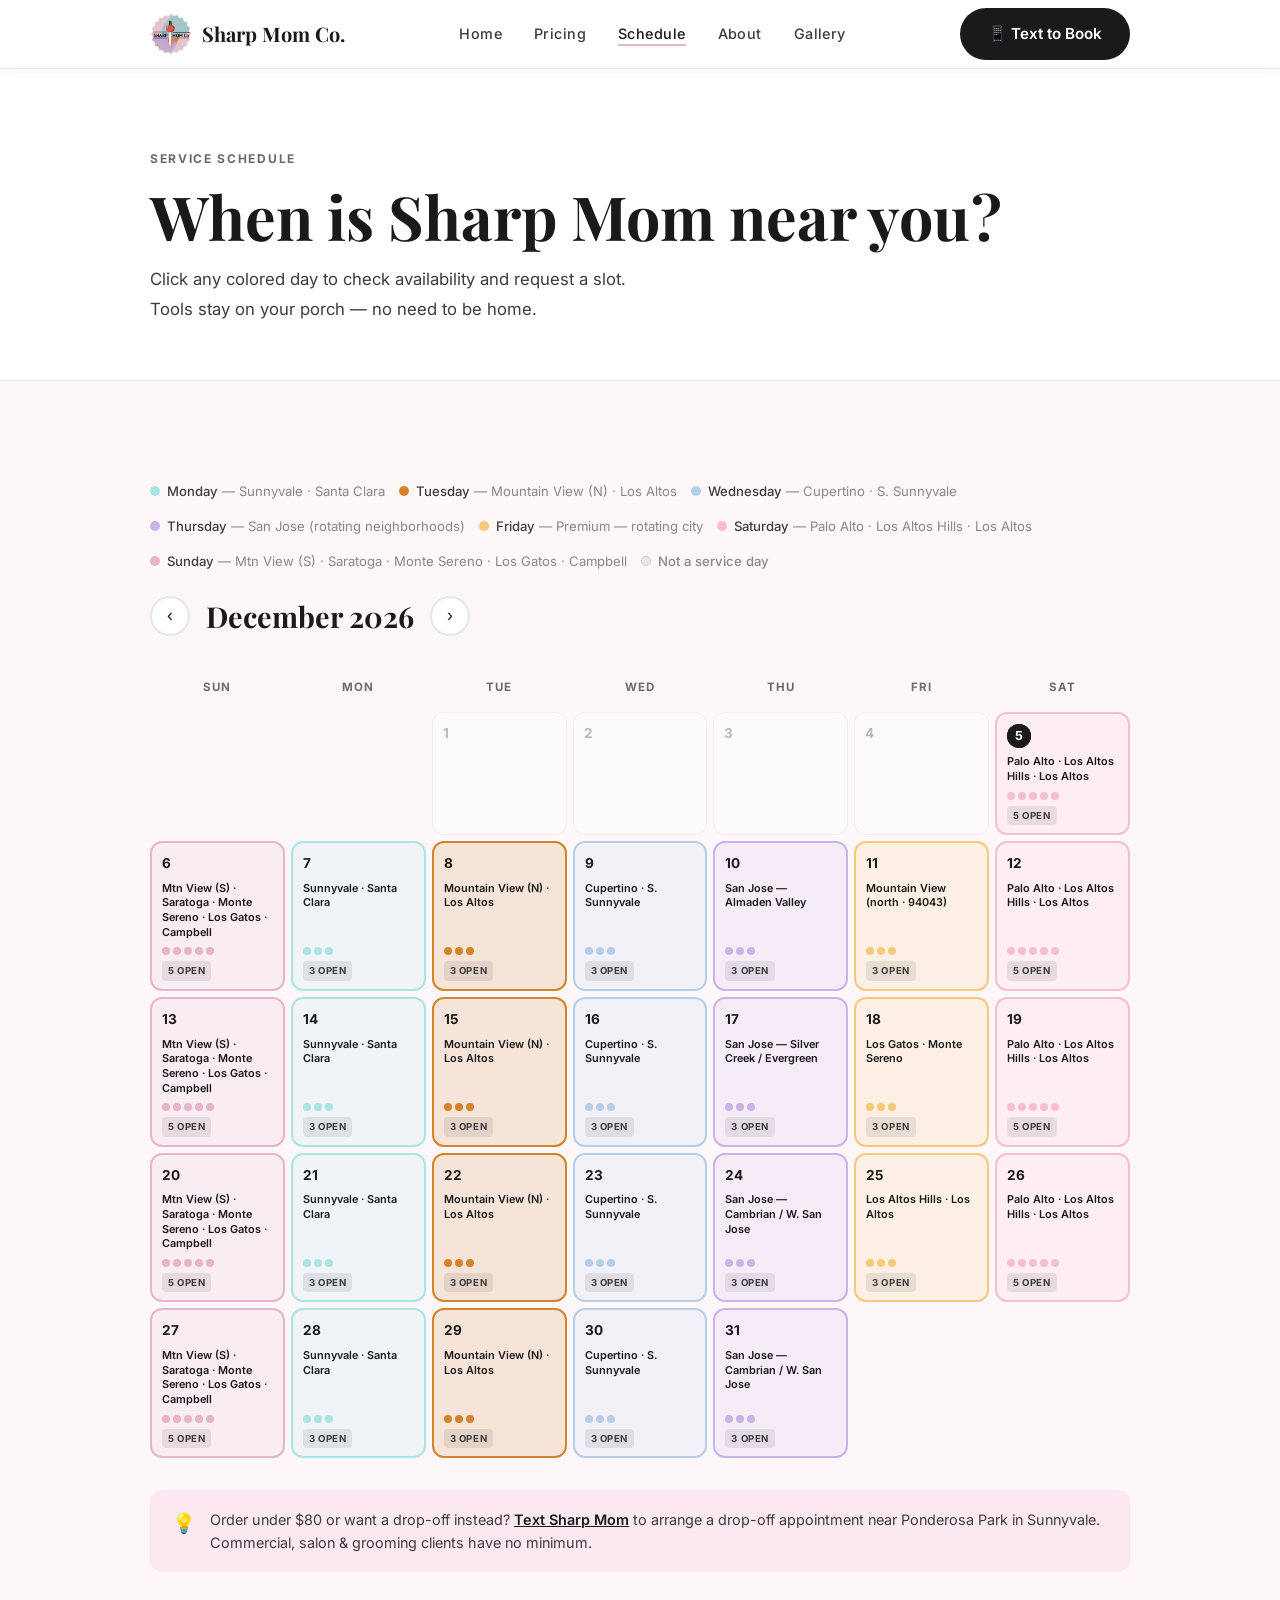
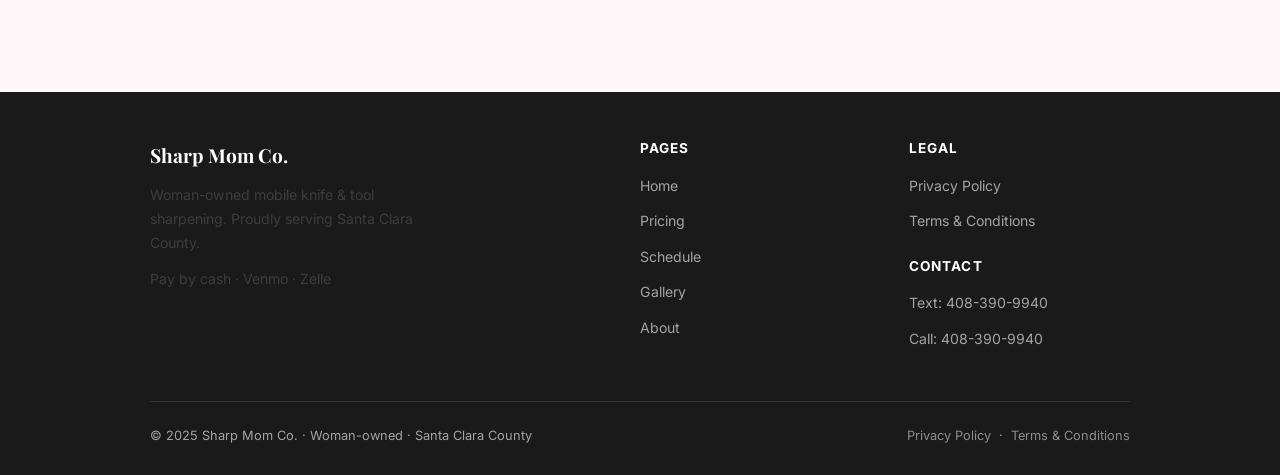
<file: schedule_backup.html>
<!DOCTYPE html>
<html lang="en">
<head>
  <meta charset="UTF-8" />
  <meta name="viewport" content="width=device-width, initial-scale=1.0" />
  <title>Schedule — Sharp Mom Co.</title>
  <meta name="description" content="Find out when Sharp Mom Co. is coming to your neighborhood and request a sharpening slot." />
  <link rel="preconnect" href="https://fonts.googleapis.com" />
  <link rel="preconnect" href="https://fonts.gstatic.com" crossorigin />
  <link href="https://fonts.googleapis.com/css2?family=Playfair+Display:wght@600;700&family=Inter:wght@400;500;600;700&display=swap" rel="stylesheet" />
  <link rel="stylesheet" href="css/style.css" />
  <style>
    /* ── Calendar ── */
    .cal-wrap { margin-top: 32px; }

    .month-nav {
      display: flex;
      align-items: center;
      gap: 16px;
      margin-bottom: 24px;
    }
    .month-nav h2 { margin: 0; font-size: 1.8rem; }
    .month-btn {
      width: 40px; height: 40px;
      border-radius: 50%;
      border: 2px solid var(--divider);
      background: var(--white);
      font-size: 1.1rem;
      cursor: pointer;
      display: flex; align-items: center; justify-content: center;
      transition: all 0.2s;
      color: var(--ink);
      flex-shrink: 0;
    }
    .month-btn:hover { border-color: var(--ink); background: var(--ink); color: var(--white); }

    .cal-grid {
      display: grid;
      grid-template-columns: repeat(7, 1fr);
      gap: 6px;
    }
    .cal-hdr {
      text-align: center;
      font-size: 0.72rem;
      font-weight: 700;
      letter-spacing: 0.1em;
      text-transform: uppercase;
      color: var(--ink-light);
      padding: 10px 0;
    }

    /* Base cell */
    .cal-cell {
      border-radius: 12px;
      padding: 10px 10px 8px;
      min-height: 110px;
      display: flex;
      flex-direction: column;
      position: relative;
      transition: transform 0.15s, box-shadow 0.15s;
    }

    /* Empty padding cells */
    .cal-cell--empty {
      background: transparent;
      min-height: 110px;
    }

    /* Non-service days — greyed, not clickable */
    .cal-cell--nonservice {
      background: var(--white);
      border: 1px solid var(--divider);
      opacity: 0.45;
      cursor: default;
    }

    /* Service days — clickable */
    .cal-cell--service {
      border: 2px solid transparent;
      cursor: pointer;
    }
    .cal-cell--service:hover {
      transform: translateY(-3px);
      box-shadow: 0 8px 24px rgba(0,0,0,0.10);
    }
    .cal-cell--service:active { transform: translateY(-1px); }

    /* Fully booked */
    .cal-cell--full {
      opacity: 0.6;
      cursor: pointer; /* still clickable for waitlist */
    }

    .cal-cell__num {
      font-size: 0.85rem;
      font-weight: 700;
      margin-bottom: 6px;
      color: var(--ink-light);
    }
    .cal-cell--service .cal-cell__num { color: var(--ink); }
    .cal-cell--today .cal-cell__num {
      background: var(--ink);
      color: var(--white);
      width: 24px; height: 24px;
      border-radius: 50%;
      display: flex; align-items: center; justify-content: center;
      font-size: 0.78rem;
    }

    .cal-cell__city {
      font-size: 0.68rem;
      font-weight: 600;
      color: var(--ink);
      line-height: 1.35;
      margin-bottom: auto;
    }

    /* Slot dots */
    .cal-cell__slots {
      display: flex;
      gap: 3px;
      margin-top: 8px;
      flex-wrap: wrap;
    }
    .slot-dot {
      width: 8px; height: 8px;
      border-radius: 50%;
      flex-shrink: 0;
    }
    .slot-dot--available { /* colored by JS */ }
    .slot-dot--booked { background: #e0e0e0; }

    .cal-cell__tag {
      font-size: 0.6rem;
      font-weight: 700;
      text-transform: uppercase;
      letter-spacing: 0.06em;
      margin-top: 6px;
      padding: 2px 6px;
      border-radius: 4px;
      background: rgba(0,0,0,0.08);
      color: var(--ink-mid);
      width: fit-content;
    }
    .cal-cell__tag--full {
      background: rgba(200,50,50,0.12);
      color: #b03030;
    }

    /* Legend */
    .legend {
      display: flex;
      flex-wrap: wrap;
      gap: 14px;
      margin-bottom: 24px;
    }
    .legend-item {
      display: flex; align-items: center; gap: 7px;
      font-size: 0.82rem; font-weight: 500; color: var(--ink-mid);
    }
    .legend-dot {
      width: 10px; height: 10px; border-radius: 50%; flex-shrink: 0;
    }

    /* ── MODAL ── */
    .modal-overlay {
      position: fixed;
      inset: 0;
      background: rgba(0,0,0,0.5);
      backdrop-filter: blur(3px);
      z-index: 200;
      display: flex;
      align-items: center;
      justify-content: center;
      padding: 20px;
      opacity: 0;
      visibility: hidden;
      transition: opacity 0.2s, visibility 0.2s;
    }
    .modal-overlay.open {
      opacity: 1;
      visibility: visible;
    }
    .modal {
      background: var(--white);
      border-radius: 20px;
      width: 100%;
      max-width: 480px;
      max-height: 90vh;
      overflow-y: auto;
      transform: translateY(16px);
      transition: transform 0.25s;
      box-shadow: 0 20px 60px rgba(0,0,0,0.2);
    }
    .modal-overlay.open .modal { transform: translateY(0); }

    .modal__top {
      padding: 24px 24px 20px;
      border-bottom: 1px solid var(--divider);
      position: relative;
    }
    .modal__color-bar {
      position: absolute;
      top: 0; left: 0; right: 0;
      height: 5px;
      border-radius: 20px 20px 0 0;
    }
    .modal__close {
      position: absolute;
      top: 18px; right: 18px;
      width: 32px; height: 32px;
      border-radius: 50%;
      border: none;
      background: var(--bg);
      font-size: 1rem;
      cursor: pointer;
      display: flex; align-items: center; justify-content: center;
      color: var(--ink-mid);
      transition: background 0.15s;
    }
    .modal__close:hover { background: var(--divider); }

    .modal__date {
      font-family: var(--font-display);
      font-size: 1.3rem;
      font-weight: 700;
      margin-bottom: 2px;
    }
    .modal__city {
      font-size: 0.88rem;
      color: var(--ink-light);
      margin-bottom: 16px;
    }

    /* Slot availability display */
    .modal__slots {
      display: flex;
      align-items: center;
      gap: 12px;
    }
    .modal__dots {
      display: flex;
      gap: 5px;
    }
    .modal__dot {
      width: 14px; height: 14px;
      border-radius: 50%;
    }
    .modal__dot--booked { background: #e8e8e8; }
    .modal__slot-text { font-size: 0.92rem; font-weight: 600; color: var(--ink); }
    .modal__slot-sub { font-size: 0.78rem; color: var(--ink-light); margin-top: 1px; }

    /* Full booked state */
    .modal__full-msg {
      background: #fff5f5;
      border: 1px solid #fecaca;
      border-radius: 10px;
      padding: 14px 18px;
      font-size: 0.88rem;
      color: #b03030;
      margin: 16px 24px 0;
    }

    /* Form */
    .modal__form { padding: 20px 24px 24px; }
    .modal__form-title {
      font-size: 1rem;
      font-weight: 700;
      margin-bottom: 18px;
      color: var(--ink);
    }

    .form-group { margin-bottom: 16px; }
    .form-label {
      display: block;
      font-size: 0.82rem;
      font-weight: 600;
      color: var(--ink-mid);
      margin-bottom: 6px;
      letter-spacing: 0.02em;
    }
    .form-label span { color: #c94040; margin-left: 2px; }
    .form-input, .form-textarea {
      width: 100%;
      padding: 10px 14px;
      border: 1.5px solid var(--divider);
      border-radius: 10px;
      font-family: var(--font-body);
      font-size: 0.9rem;
      color: var(--ink);
      background: var(--white);
      transition: border-color 0.2s;
      outline: none;
    }
    .form-input:focus, .form-textarea:focus {
      border-color: var(--ink);
    }
    .form-textarea { resize: vertical; min-height: 72px; }

    /* Checkboxes */
    .checkbox-grid {
      display: grid;
      grid-template-columns: 1fr 1fr;
      gap: 8px;
    }
    .checkbox-item {
      display: flex;
      align-items: center;
      gap: 8px;
      padding: 9px 12px;
      border: 1.5px solid var(--divider);
      border-radius: 8px;
      cursor: pointer;
      transition: border-color 0.15s, background 0.15s;
      font-size: 0.85rem;
      color: var(--ink-mid);
      user-select: none;
    }
    .checkbox-item:has(input:checked) {
      border-color: var(--ink);
      background: var(--bg);
      color: var(--ink);
      font-weight: 500;
    }
    .checkbox-item input { display: none; }
    .checkbox-box {
      width: 16px; height: 16px;
      border-radius: 4px;
      border: 2px solid currentColor;
      display: flex; align-items: center; justify-content: center;
      flex-shrink: 0;
      font-size: 10px;
    }

    .btn-submit {
      width: 100%;
      padding: 14px;
      background: var(--ink);
      color: var(--white);
      border: none;
      border-radius: 50px;
      font-family: var(--font-body);
      font-size: 0.95rem;
      font-weight: 700;
      cursor: pointer;
      transition: background 0.2s, transform 0.15s;
      margin-top: 8px;
      display: flex;
      align-items: center;
      justify-content: center;
      gap: 8px;
    }
    .btn-submit:hover { background: var(--ink-mid); transform: translateY(-1px); }
    .btn-submit:disabled {
      background: #ccc;
      cursor: not-allowed;
      transform: none;
    }

    .modal-note {
      font-size: 0.75rem;
      color: var(--ink-light);
      text-align: center;
      margin-top: 10px;
      line-height: 1.5;
    }

    /* Waitlist CTA */
    .btn-waitlist {
      width: 100%;
      padding: 12px;
      background: var(--bg);
      color: var(--ink);
      border: 2px solid var(--ink);
      border-radius: 50px;
      font-family: var(--font-body);
      font-size: 0.9rem;
      font-weight: 600;
      cursor: pointer;
      display: flex; align-items: center; justify-content: center; gap: 8px;
      text-decoration: none;
      margin: 16px 24px 24px;
      transition: background 0.15s;
    }
    .btn-waitlist:hover { background: var(--ink); color: var(--white); }

    /* Required notice */
    .required-note {
      font-size: 0.75rem;
      color: var(--ink-light);
      margin-bottom: 16px;
    }

    @media (max-width: 640px) {
      .cal-cell { min-height: 80px; padding: 7px 6px 6px; }
      .cal-cell__city { font-size: 0.6rem; }
      .cal-cell__slots { gap: 2px; }
      .slot-dot { width: 6px; height: 6px; }
      .checkbox-grid { grid-template-columns: 1fr; }
      .modal { border-radius: 16px 16px 0 0; }
      .modal-overlay { align-items: flex-end; padding: 0; }
    }
  </style>
</head>
<body>

<!-- ── NAV ── -->
<nav class="nav">
  <div class="container nav__inner">
    <a href="index.html" class="nav__logo">
      <img src="images/logo-round.png" alt="Sharp Mom Co." />
      Sharp Mom Co.
    </a>
    <ul class="nav__links">
      <li><a href="index.html">Home</a></li>
      <li><a href="pricing.html">Pricing</a></li>
      <li><a href="schedule.html" class="active">Schedule</a></li>
      <li><a href="index.html#about">About</a></li>
      <li><a href="index.html#gallery">Gallery</a></li>
    </ul>
    <a href="sms:+14083909940" class="nav__cta btn btn--dark">📱 Text to Book</a>
    <div class="nav__hamburger" aria-label="Menu">
      <span></span><span></span><span></span>
    </div>
  </div>
</nav>

<!-- ── PAGE HERO ── -->
<section class="page-hero">
  <div class="container">
    <span class="eyebrow">Service Schedule</span>
    <h1>When is Sharp Mom near you?</h1>
    <p style="max-width:520px;margin-top:12px;font-size:1.05rem;color:var(--ink-mid)">
      Click any colored day to check availability and request a slot.
      Tools stay on your porch — no need to be home.
    </p>
  </div>
</section>

<!-- ── CALENDAR ── -->
<section class="section">
  <div class="container">

    <!-- Legend -->
    <div class="legend" id="legend"></div>

    <!-- Month nav -->
    <div class="month-nav">
      <button class="month-btn" id="prev-month" aria-label="Previous month">‹</button>
      <h2 id="cal-title"></h2>
      <button class="month-btn" id="next-month" aria-label="Next month">›</button>
    </div>

    <!-- Grid -->
    <div class="cal-wrap">
      <div class="cal-grid" id="cal-grid">
        <div class="cal-hdr">Sun</div>
        <div class="cal-hdr">Mon</div>
        <div class="cal-hdr">Tue</div>
        <div class="cal-hdr">Wed</div>
        <div class="cal-hdr">Thu</div>
        <div class="cal-hdr">Fri</div>
        <div class="cal-hdr">Sat</div>
      </div>
    </div>

    <div class="notice" style="margin-top:32px">
      <div class="notice__icon">💡</div>
      <div>
        Order under $80 or want a drop-off instead?
        <a href="sms:+14083909940" style="color:var(--ink);font-weight:600">Text Sharp Mom</a>
        to arrange a drop-off appointment near Ponderosa Park in Sunnyvale.
        Commercial, salon &amp; grooming clients have no minimum.
      </div>
    </div>

  </div>
</section>

<!-- ── MODAL ── -->
<div class="modal-overlay" id="modal-overlay" role="dialog" aria-modal="true" aria-labelledby="modal-date">
  <div class="modal" id="modal">

    <!-- Top: date + slot count -->
    <div class="modal__top">
      <div class="modal__color-bar" id="modal-color-bar"></div>
      <button class="modal__close" id="modal-close" aria-label="Close">✕</button>
      <div class="modal__date" id="modal-date"></div>
      <div class="modal__city" id="modal-city"></div>
      <div class="modal__slots" id="modal-slots">
        <div class="modal__dots" id="modal-dots"></div>
        <div>
          <div class="modal__slot-text" id="modal-slot-text"></div>
          <div class="modal__slot-sub" id="modal-slot-sub"></div>
        </div>
      </div>
    </div>

    <!-- Fully booked state (hidden by default) -->
    <div class="modal__full-msg" id="modal-full-msg" style="display:none">
      😔 This day is fully booked. Text Sharp Mom to join the waitlist — cancellations do happen!
    </div>
    <a href="sms:+14083909940" class="btn-waitlist" id="modal-waitlist-btn" style="display:none">
      📱 Join Waitlist via Text
    </a>

    <!-- Booking form -->
    <div class="modal__form" id="modal-form">
      <div class="modal__form-title">Request a Slot</div>
      <p class="required-note">Fields marked <span style="color:#c94040">*</span> are required</p>

      <div class="form-group">
        <label class="form-label" for="f-name">Full name <span>*</span></label>
        <input class="form-input" type="text" id="f-name" placeholder="Jane Smith" autocomplete="name" />
      </div>

      <div class="form-group">
        <label class="form-label" for="f-phone">Phone number <span>*</span></label>
        <input class="form-input" type="tel" id="f-phone" placeholder="408-555-1234" autocomplete="tel" />
      </div>

      <div class="form-group">
        <label class="form-label" for="f-address">Service address <span>*</span></label>
        <input class="form-input" type="text" id="f-address" placeholder="123 Main St, Sunnyvale, CA" autocomplete="street-address" />
      </div>

      <div class="form-group">
        <label class="form-label">Services needed <span>*</span></label>
        <div class="checkbox-grid" id="services-grid">
          <label class="checkbox-item">
            <input type="checkbox" value="Kitchen knives" />
            <span class="checkbox-box">✓</span> Kitchen knives
          </label>
          <label class="checkbox-item">
            <input type="checkbox" value="Scissors" />
            <span class="checkbox-box">✓</span> Scissors
          </label>
          <label class="checkbox-item">
            <input type="checkbox" value="Garden tools" />
            <span class="checkbox-box">✓</span> Garden tools
          </label>
          <label class="checkbox-item">
            <input type="checkbox" value="Salon / Grooming" />
            <span class="checkbox-box">✓</span> Salon / Grooming
          </label>
        </div>
      </div>

      <div class="form-group">
        <label class="form-label" for="f-items">Items &amp; approximate count <span>*</span></label>
        <input class="form-input" type="text" id="f-items" placeholder="e.g. 4 kitchen knives, 2 scissors, 1 cleaver" />
      </div>

      <div class="form-group">
        <label class="form-label" for="f-access">Drop-off &amp; access instructions</label>
        <textarea class="form-textarea" id="f-access" placeholder="e.g. Leave bag on front porch. Gate code: 1234. Dog in backyard — please don't open gate."></textarea>
      </div>

      <div class="form-group">
        <label class="form-label" for="f-notes">Additional notes</label>
        <textarea class="form-textarea" id="f-notes" placeholder="e.g. One knife has a chip, serrated bread knife, prefer morning pickup" style="min-height:56px"></textarea>
      </div>

      <button class="btn-submit" id="btn-submit">
        📱 Send Booking Request via Text
      </button>
      <p style="font-size:0.72rem;color:var(--ink-light);text-align:center;margin-top:10px;line-height:1.5;">
        By texting Sharp Mom Co. you agree to receive automated service messages from this number.
        Msg &amp; data rates may apply. Reply STOP to opt out.
      </p>
      <p class="modal-note">
        This opens your Messages app with everything pre-filled.
        Hit Send — Sharp Mom will confirm your slot by text.
      </p>
    </div>

  </div>
</div>

<!-- ── FOOTER ── -->
<footer class="footer">
  <div class="container">
    <div class="footer__inner">
      <div class="footer__brand">
        <div class="footer__logo">Sharp Mom Co.</div>
        <p>Woman-owned mobile knife &amp; tool sharpening. Proudly serving Santa Clara County.</p>
        <p style="margin-top:12px">Pay by cash · Venmo · Zelle</p>
      </div>
      <div class="footer__col">
        <h4>Pages</h4>
        <ul>
          <li><a href="index.html">Home</a></li>
          <li><a href="pricing.html">Pricing</a></li>
          <li><a href="schedule.html">Schedule</a></li>
          <li><a href="index.html#gallery">Gallery</a></li>
          <li><a href="index.html#about">About</a></li>
        </ul>
      </div>
      <div class="footer__col">
        <h4>Legal</h4>
        <ul>
          <li><a href="privacy.html">Privacy Policy</a></li>
          <li><a href="terms.html">Terms &amp; Conditions</a></li>
        </ul>
        <h4 style="margin-top:24px">Contact</h4>
        <ul>
          <li><a href="sms:+14083909940">Text: 408-390-9940</a></li>
          <li><a href="tel:+14083909940">Call: 408-390-9940</a></li>
        </ul>
      </div>
    </div>
    <div class="footer__bottom">
      <span>© 2025 Sharp Mom Co. · Woman-owned · Santa Clara County</span>
      <span>
        <a href="privacy.html">Privacy Policy</a> &nbsp;·&nbsp;
        <a href="terms.html">Terms &amp; Conditions</a>
      </span>
    </div>
  </div>
</footer>

<script src="js/nav.js"></script>
<script>
// ═══════════════════════════════════════════════════
// CONFIGURATION
// ═══════════════════════════════════════════════════

const SHEETS_URL = 'https://script.google.com/macros/s/AKfycbzjhMVJA1wmubVMzpDLHh0CetWbhzypMMRAbkorwKDnjVRiYIS0QpuoVXIYDR8PG34xhg/exec';

const PHONE = '+14083909940';

// Slots vary by day type — weekdays 3, weekends 5
const SLOTS_WEEKDAY = 3;
const SLOTS_WEEKEND = 5;
// TOTAL_SLOTS used by modal dots — set dynamically per cell below
let TOTAL_SLOTS = 3;

// ═══════════════════════════════════════════════════
// ROUTE DEFINITIONS  (one per calendar color/label)
// ═══════════════════════════════════════════════════
const ROUTES = {
  MON: {
    id: 'MON', label: 'Monday',
    subLabel: 'Sunnyvale · Santa Clara',
    color: '#abe4e3',
    slots: SLOTS_WEEKDAY,
    dow: 1   // 0=Sun … 6=Sat
  },
  TUE: {
    id: 'TUE', label: 'Tuesday',
    subLabel: 'Mountain View (N) · Los Altos',
    color: '#D4832A',
    slots: SLOTS_WEEKDAY,
    dow: 2
  },
  WED: {
    id: 'WED', label: 'Wednesday',
    subLabel: 'Cupertino · S. Sunnyvale',
    color: '#b5cfe8',
    slots: SLOTS_WEEKDAY,
    dow: 3
  },
  THU: {
    id: 'THU', label: 'Thursday',
    subLabel: 'San Jose (rotating neighborhoods)',
    color: '#c8b4e8',
    slots: SLOTS_WEEKDAY,
    dow: 4
  },
  FRI: {
    id: 'FRI', label: 'Friday',
    subLabel: 'Premium — rotating city',
    color: '#f6c87a',
    slots: SLOTS_WEEKDAY,
    dow: 5
  },
  SAT: {
    id: 'SAT', label: 'Saturday',
    subLabel: 'Palo Alto · Los Altos Hills · Los Altos',
    color: '#f6bdd3',
    slots: SLOTS_WEEKEND,
    dow: 6
  },
  SUN: {
    id: 'SUN', label: 'Sunday',
    subLabel: 'Mtn View (S) · Saratoga · Monte Sereno · Los Gatos · Campbell',
    color: '#e7b4c8',
    slots: SLOTS_WEEKEND,
    dow: 0
  }
};

// Friday monthly rotation: week-of-month → city label
const FRI_ROTATION = {
  1: 'Palo Alto (north)',
  2: 'Mountain View (north · 94043)',
  3: 'Los Gatos · Monte Sereno',
  4: 'Los Altos Hills · Los Altos'
};

// Thursday monthly rotation: week-of-month → neighborhood
const THU_ROTATION = {
  1: 'San Jose — Willow Glen',
  2: 'San Jose — Almaden Valley',
  3: 'San Jose — Silver Creek / Evergreen',
  4: 'San Jose — Cambrian / W. San Jose'
};

// ═══════════════════════════════════════════════════
// SLOT DATA  (keyed by 'YYYY-MM-DD' → booked count)
// ═══════════════════════════════════════════════════
let slotData = {};

async function fetchSlotData() {
  if (!SHEETS_URL) return;
  try {
    const res = await fetch(SHEETS_URL);
    slotData = await res.json();
  } catch (e) {
    console.warn('Could not load slot data from Google Sheets:', e);
  }
}

function slotsForRoute(route) {
  return route.slots;
}
function bookedCount(dateStr) {
  return slotData[dateStr] || 0;
}
function availableSlots(dateStr, route) {
  return Math.max(0, slotsForRoute(route) - bookedCount(dateStr));
}

// ═══════════════════════════════════════════════════
// SERVICE DAY LOGIC
// ═══════════════════════════════════════════════════

// Returns week-of-month (1–4) for a given day number
function weekOfMonth(year, month, day) {
  return Math.ceil(day / 7);
}

function getCitiesLabel(route, year, month, day) {
  const wk = weekOfMonth(year, month, day);
  if (route.id === 'FRI') return FRI_ROTATION[wk] || FRI_ROTATION[4];
  if (route.id === 'THU') return THU_ROTATION[wk] || THU_ROTATION[4];
  return route.subLabel;
}

function getServiceDaysForMonth(year, month) {
  const result = [];
  const daysInMonth = new Date(year, month + 1, 0).getDate();

  for (let d = 1; d <= daysInMonth; d++) {
    const dow = new Date(year, month, d).getDay();
    for (const route of Object.values(ROUTES)) {
      if (route.dow === dow) {
        result.push({
          date:   d,
          route,
          cities: getCitiesLabel(route, year, month, d)
        });
      }
    }
  }
  return result;
}

function toDateStr(year, month, day) {
  return `${year}-${String(month + 1).padStart(2,'0')}-${String(day).padStart(2,'0')}`;
}

// ═══════════════════════════════════════════════════
// CALENDAR RENDER
// ═══════════════════════════════════════════════════
const MONTHS = ['January','February','March','April','May','June',
                'July','August','September','October','November','December'];

let currentYear  = new Date().getFullYear();
let currentMonth = new Date().getMonth();

function renderLegend() {
  const el = document.getElementById('legend');
  el.innerHTML = Object.values(ROUTES).map(r => `
    <div class="legend-item">
      <span class="legend-dot" style="background:${r.color}"></span>
      <span>${r.label} <span style="opacity:.6;font-weight:400">— ${r.subLabel}</span></span>
    </div>`).join('') + `
    <div class="legend-item">
      <span class="legend-dot" style="background:#e8e8e8;border:1px solid #ccc"></span>
      <span style="opacity:.6">Not a service day</span>
    </div>`;
}

function renderCalendar(year, month) {
  document.getElementById('cal-title').textContent = `${MONTHS[month]} ${year}`;

  const serviceDays = getServiceDaysForMonth(year, month);
  const lookup = {};
  for (const s of serviceDays) lookup[s.date] = s;

  const firstDOW    = new Date(year, month, 1).getDay();
  const daysInMonth = new Date(year, month + 1, 0).getDate();
  const today       = new Date();

  const grid = document.getElementById('cal-grid');
  const headers = Array.from(grid.querySelectorAll('.cal-hdr'));
  grid.innerHTML = '';
  headers.forEach(h => grid.appendChild(h));

  // Leading empty cells
  for (let i = 0; i < firstDOW; i++) {
    const el = document.createElement('div');
    el.className = 'cal-cell cal-cell--empty';
    grid.appendChild(el);
  }

  for (let d = 1; d <= daysInMonth; d++) {
    const svc      = lookup[d];
    const dateStr  = toDateStr(year, month, d);
    const avail    = svc ? availableSlots(dateStr, svc.route) : 0;
    const total    = svc ? slotsForRoute(svc.route) : SLOTS_WEEKDAY;
    const booked   = total - avail;
    const isToday  = (year === today.getFullYear() && month === today.getMonth() && d === today.getDate());
    const isPast   = new Date(year, month, d) < new Date(today.getFullYear(), today.getMonth(), today.getDate());

    const cell = document.createElement('div');

    if (svc && !isPast) {
      // Service day
      const isFull = avail === 0;
      cell.className = 'cal-cell cal-cell--service' + (isFull ? ' cal-cell--full' : '') + (isToday ? ' cal-cell--today' : '');
      cell.style.background  = svc.route.color + '28';
      cell.style.borderColor = svc.route.color;

      cell.innerHTML = `
        <div class="cal-cell__num">${isToday ? `<span style="background:var(--ink);color:var(--white);width:24px;height:24px;border-radius:50%;display:inline-flex;align-items:center;justify-content:center;font-size:.78rem">${d}</span>` : d}</div>
        <div class="cal-cell__city">${svc.cities}</div>
        <div class="cal-cell__slots">
          ${Array.from({length: total}, (_,i) =>
            `<div class="slot-dot ${i < avail ? 'slot-dot--available' : 'slot-dot--booked'}"
              style="${i < avail ? `background:${svc.route.color}` : ''}"></div>`
          ).join('')}
        </div>
        ${isFull ? `<div class="cal-cell__tag cal-cell__tag--full">Full</div>`
                 : `<div class="cal-cell__tag">${avail} open</div>`}
      `;

      cell.addEventListener('click', () => openModal(d, month, year, svc, dateStr, avail, total));

    } else {
      // Non-service or past service day
      cell.className = 'cal-cell cal-cell--nonservice' + (isToday ? ' cal-cell--today' : '');
      cell.innerHTML = `<div class="cal-cell__num">${isToday ? `<span style="background:var(--ink);color:var(--white);width:24px;height:24px;border-radius:50%;display:inline-flex;align-items:center;justify-content:center;font-size:.78rem">${d}</span>` : d}</div>`;
    }

    grid.appendChild(cell);
  }
}

// ═══════════════════════════════════════════════════
// MODAL
// ═══════════════════════════════════════════════════
let _modalDate = '', _modalCities = '';

function openModal(day, month, year, svc, dateStr, avail, total) {
  const booked = total - avail;
  const isFull = avail === 0;
  const dateLabel = new Date(year, month, day).toLocaleDateString('en-US',
    { weekday:'long', month:'long', day:'numeric' });

  _modalDate   = dateStr;
  _modalCities = svc.cities;

  // Color bar
  document.getElementById('modal-color-bar').style.background = svc.route.color;

  // Date + city
  document.getElementById('modal-date').textContent  = dateLabel;
  document.getElementById('modal-city').textContent  = `📍 ${svc.cities}`;

  // Dots
  const dotsEl = document.getElementById('modal-dots');
  dotsEl.innerHTML = Array.from({length: total}, (_,i) =>
    `<div class="modal__dot ${i < avail ? '' : 'modal__dot--booked'}"
      style="${i < avail ? `background:${svc.route.color}` : ''}"></div>`
  ).join('');

  // Slot text
  document.getElementById('modal-slot-text').textContent =
    isFull ? 'Fully booked' : `${avail} of ${total} slots available`;
  document.getElementById('modal-slot-sub').textContent =
    isFull ? 'Text Sharp Mom to join the waitlist'
           : `${booked} slot${booked !== 1 ? 's' : ''} already requested`;

  // Toggle form vs waitlist
  document.getElementById('modal-full-msg').style.display     = isFull ? 'block' : 'none';
  document.getElementById('modal-waitlist-btn').style.display = isFull ? 'flex'  : 'none';
  document.getElementById('modal-form').style.display         = isFull ? 'none'  : 'block';

  // Pre-fill date/city context into access field placeholder
  document.getElementById('f-access').placeholder =
    'e.g. Leave bag on front porch. Gate code: 1234. Dog in backyard — please don\'t open gate.';

  // Open overlay
  document.getElementById('modal-overlay').classList.add('open');
  document.body.style.overflow = 'hidden';
}

function closeModal() {
  document.getElementById('modal-overlay').classList.remove('open');
  document.body.style.overflow = '';
}

document.getElementById('modal-close').addEventListener('click', closeModal);
document.getElementById('modal-overlay').addEventListener('click', e => {
  if (e.target === document.getElementById('modal-overlay')) closeModal();
});
document.addEventListener('keydown', e => { if (e.key === 'Escape') closeModal(); });

// ═══════════════════════════════════════════════════
// FORM SUBMIT → PRE-FILLED SMS
// ═══════════════════════════════════════════════════
document.getElementById('btn-submit').addEventListener('click', () => {
  const name    = document.getElementById('f-name').value.trim();
  const phone   = document.getElementById('f-phone').value.trim();
  const address = document.getElementById('f-address').value.trim();
  const items   = document.getElementById('f-items').value.trim();
  const access  = document.getElementById('f-access').value.trim();
  const notes   = document.getElementById('f-notes').value.trim();

  const services = Array.from(document.querySelectorAll('#services-grid input:checked'))
    .map(cb => cb.value).join(', ');

  // Validation
  if (!name || !phone || !address || !services || !items) {
    alert('Please fill in all required fields (name, phone, address, services, and items).');
    return;
  }

  // Format date nicely for the message
  const [y, mo, d] = _modalDate.split('-');
  const dateLabel = new Date(Number(y), Number(mo)-1, Number(d))
    .toLocaleDateString('en-US', { weekday:'long', month:'long', day:'numeric', year:'numeric' });

  // Build message
  const lines = [
    '📅 NEW SLOT REQUEST — Sharp Mom Co.',
    `Date: ${dateLabel}`,
    `Area: ${_modalCities}`,
    '---',
    `Name: ${name}`,
    `Phone: ${phone}`,
    `Address: ${address}`,
    `Services: ${services}`,
    `Items: ${items}`,
  ];

  if (access) lines.push(`Drop-off/Access: ${access}`);
  if (notes) lines.push(`Notes: ${notes}`);

  const messageBody = lines.join('\n');

  // Detect Apple platforms (macOS, iOS, iPadOS) to determine query separator
  const isApple = /Mac|iPhone|iPad|iPod/i.test(navigator.userAgent) || 
                  (navigator.platform === 'MacIntel' && navigator.maxTouchPoints > 1);
  const sep = isApple ? '&' : '?';
  const smsLink = `sms:${PHONE}${sep}body=${encodeURIComponent(messageBody)}`;

  // Use anchor click — more reliable than window.location.href for SMS URIs
  const a = document.createElement('a');
  a.href = smsLink;
  document.body.appendChild(a);
  a.click();
  document.body.removeChild(a);

  // Show copy-fallback in case body doesn't pre-fill on the device
  showFallback(messageBody);
});

function showFallback(msg) {
  const old = document.getElementById('sms-fallback');
  if (old) old.remove();

  const box = document.createElement('div');
  box.id = 'sms-fallback';
  box.style.cssText = 'margin-top:16px;padding:14px 16px;background:#f5f5f5;border-radius:10px;border:1px solid #ddd;font-size:0.82rem;color:#444;line-height:1.6;';

  const label = document.createElement('div');
  label.style.cssText = 'font-weight:700;margin-bottom:8px;color:#1a1a1a';
  label.textContent = 'If the message did not pre-fill, copy it below:';

  const pre = document.createElement('pre');
  pre.style.cssText = 'white-space:pre-wrap;word-break:break-word;font-family:inherit;font-size:0.8rem;margin:0 0 10px';
  pre.textContent = msg;

  const copyBtn = document.createElement('button');
  copyBtn.style.cssText = 'padding:7px 16px;border-radius:50px;border:1.5px solid #1a1a1a;background:#1a1a1a;color:#fff;font-size:0.82rem;font-weight:600;cursor:pointer';
  copyBtn.textContent = 'Copy message';
  copyBtn.addEventListener('click', () => {
    navigator.clipboard.writeText(msg).then(() => {
      copyBtn.textContent = 'Copied!';
    });
  });

  const hint = document.createElement('span');
  hint.style.cssText = 'margin-left:10px;font-size:0.78rem;color:#888';
  hint.textContent = 'Then paste it into a text to ' + PHONE;

  box.appendChild(label);
  box.appendChild(pre);
  box.appendChild(copyBtn);
  box.appendChild(hint);

  document.getElementById('modal-form').appendChild(box);
  box.scrollIntoView({ behavior: 'smooth', block: 'nearest' });
}

// ═══════════════════════════════════════════════════
// MONTH NAV
// ═══════════════════════════════════════════════════
document.getElementById('prev-month').addEventListener('click', () => {
  currentMonth--;
  if (currentMonth < 0) { currentMonth = 11; currentYear--; }
  renderCalendar(currentYear, currentMonth);
});
document.getElementById('next-month').addEventListener('click', () => {
  currentMonth++;
  if (currentMonth > 11) { currentMonth = 0; currentYear++; }
  renderCalendar(currentYear, currentMonth);
});

// ═══════════════════════════════════════════════════
// INIT
// ═══════════════════════════════════════════════════
(async () => {
  await fetchSlotData();
  renderLegend();
  renderCalendar(currentYear, currentMonth);
})();
</script>
</body>
</html>
</file>
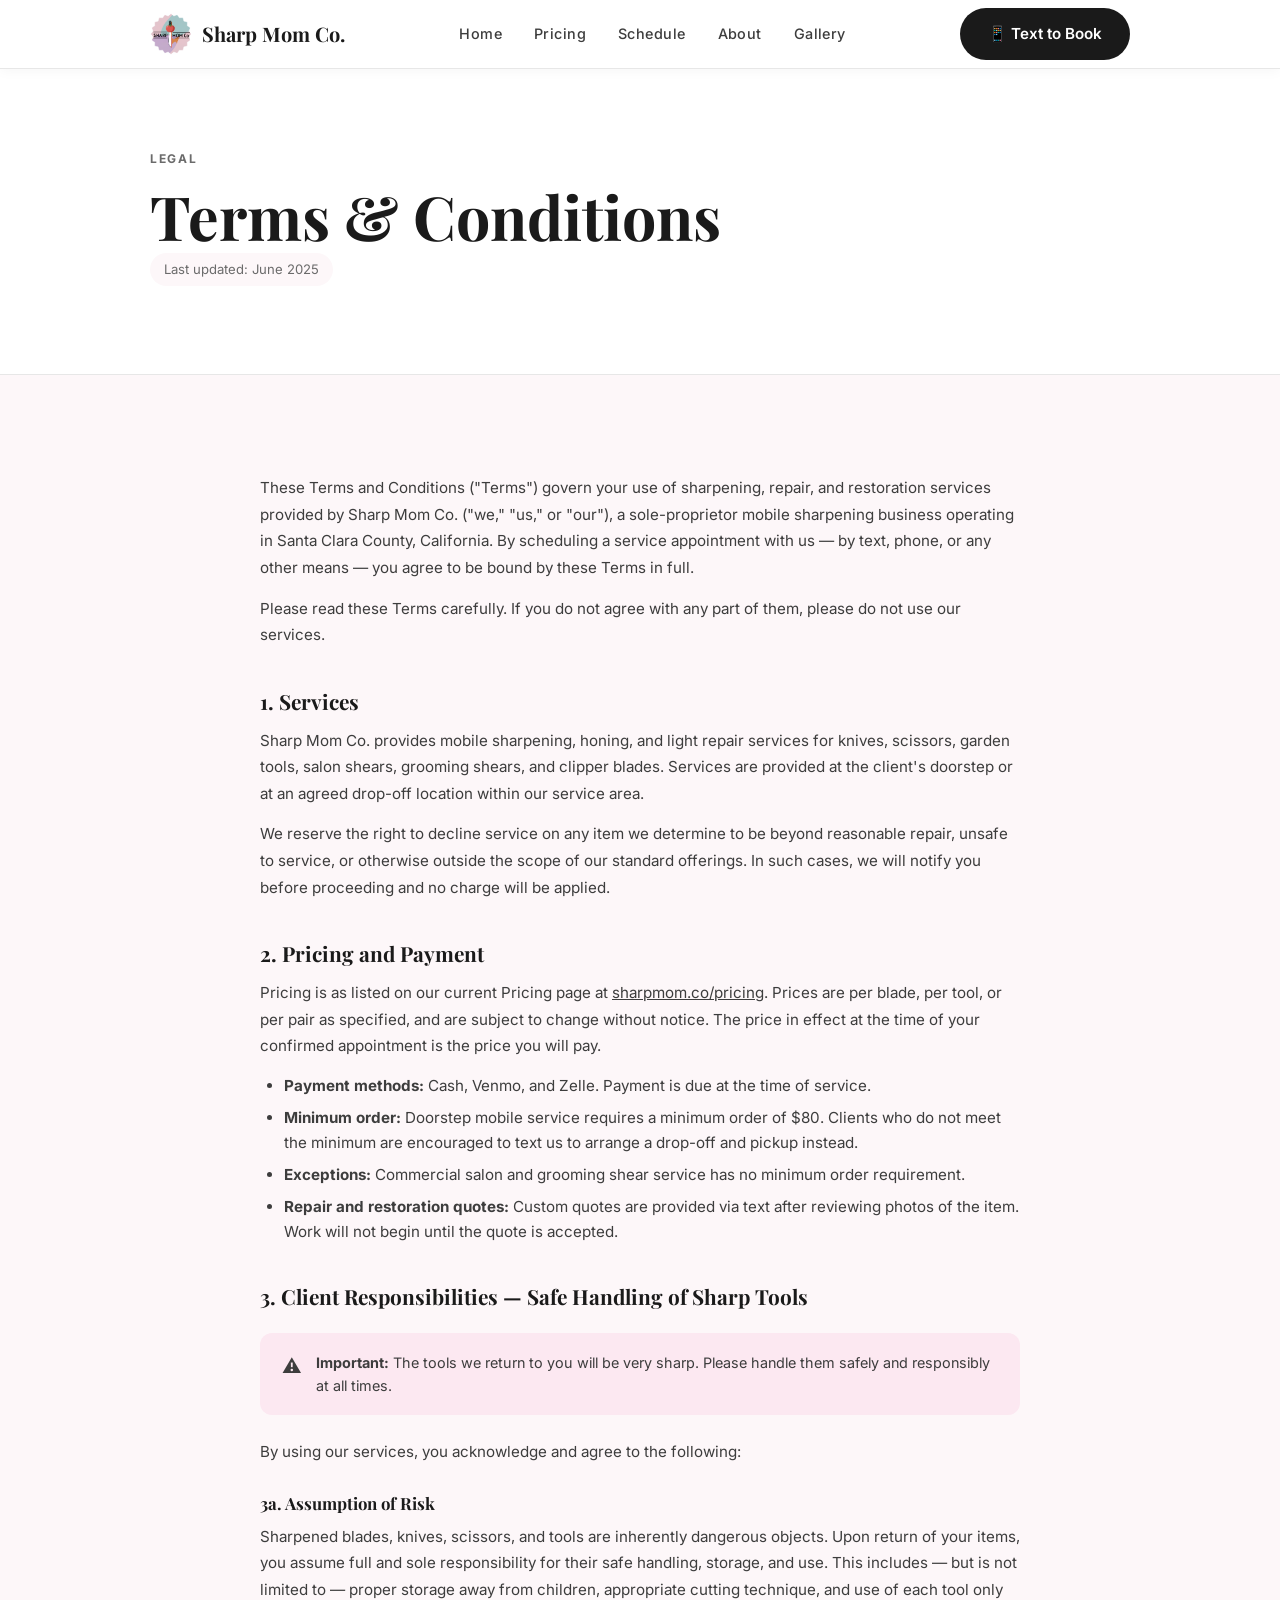
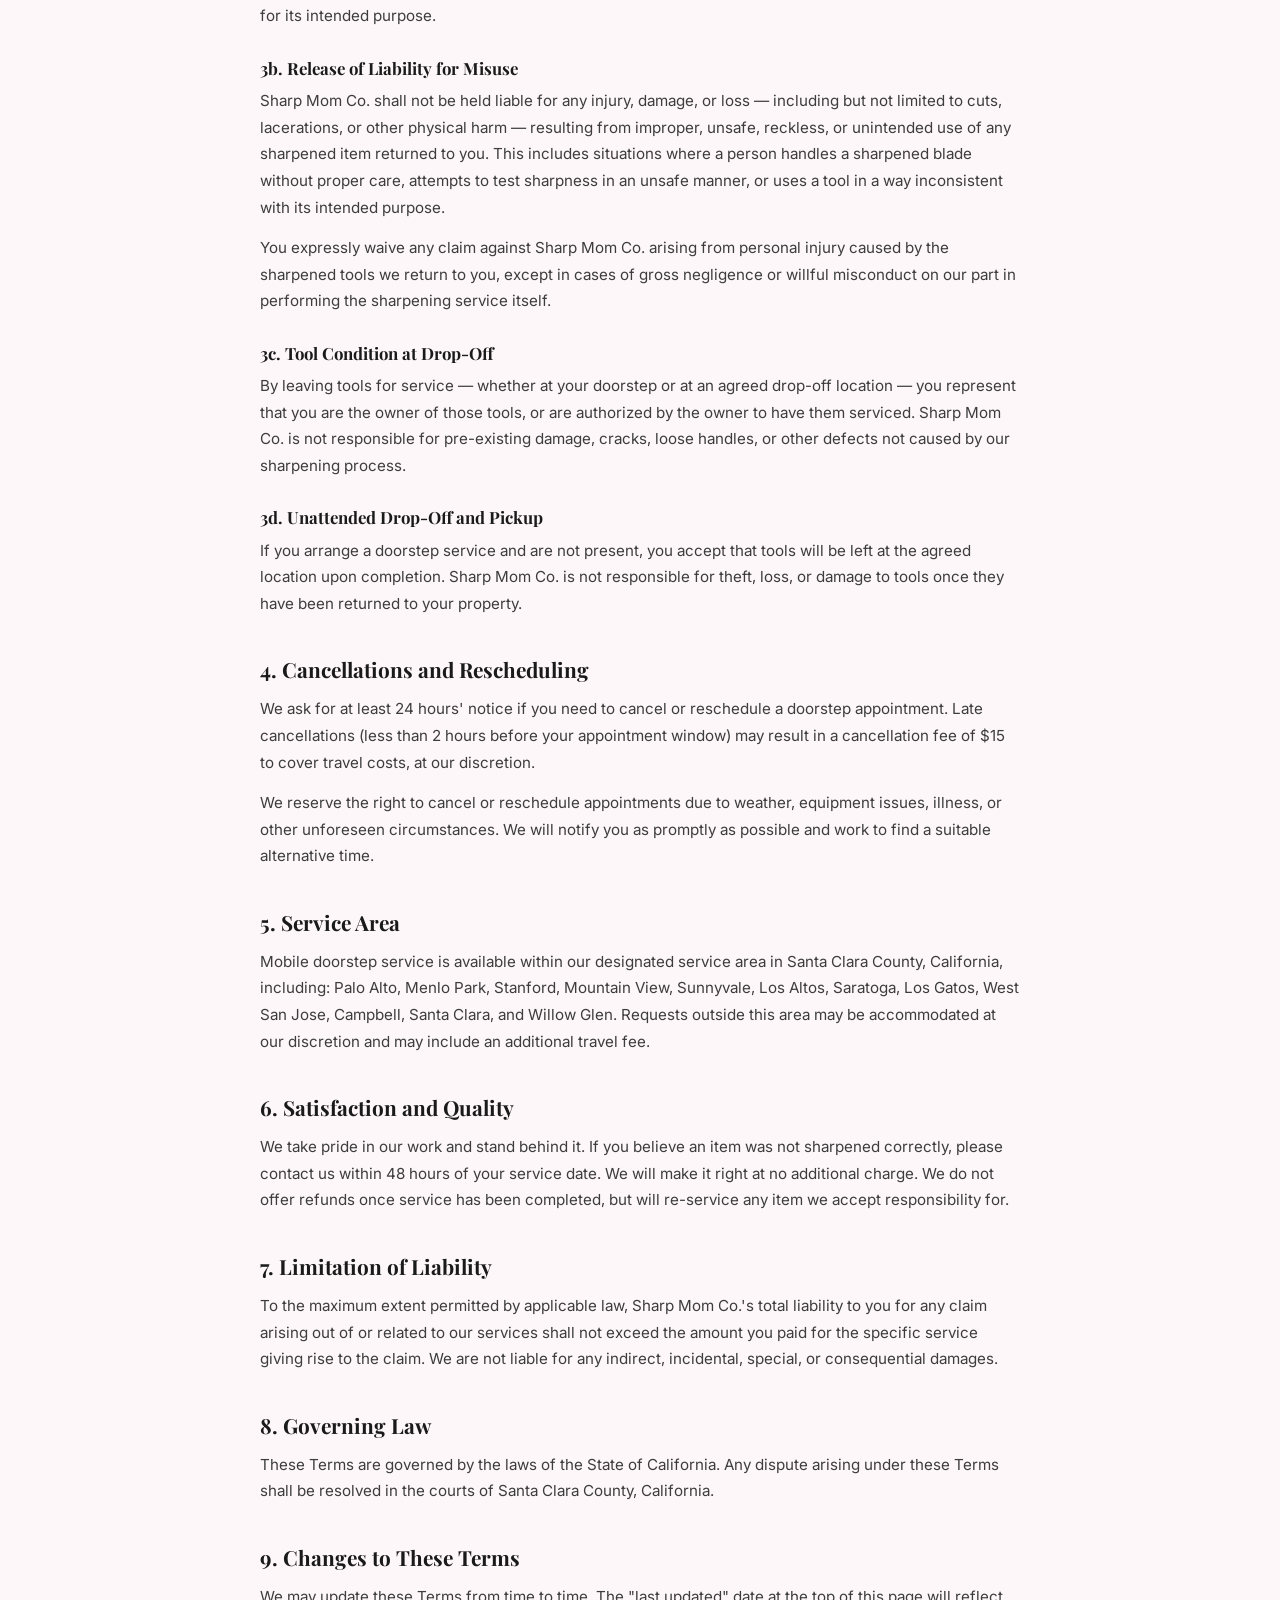
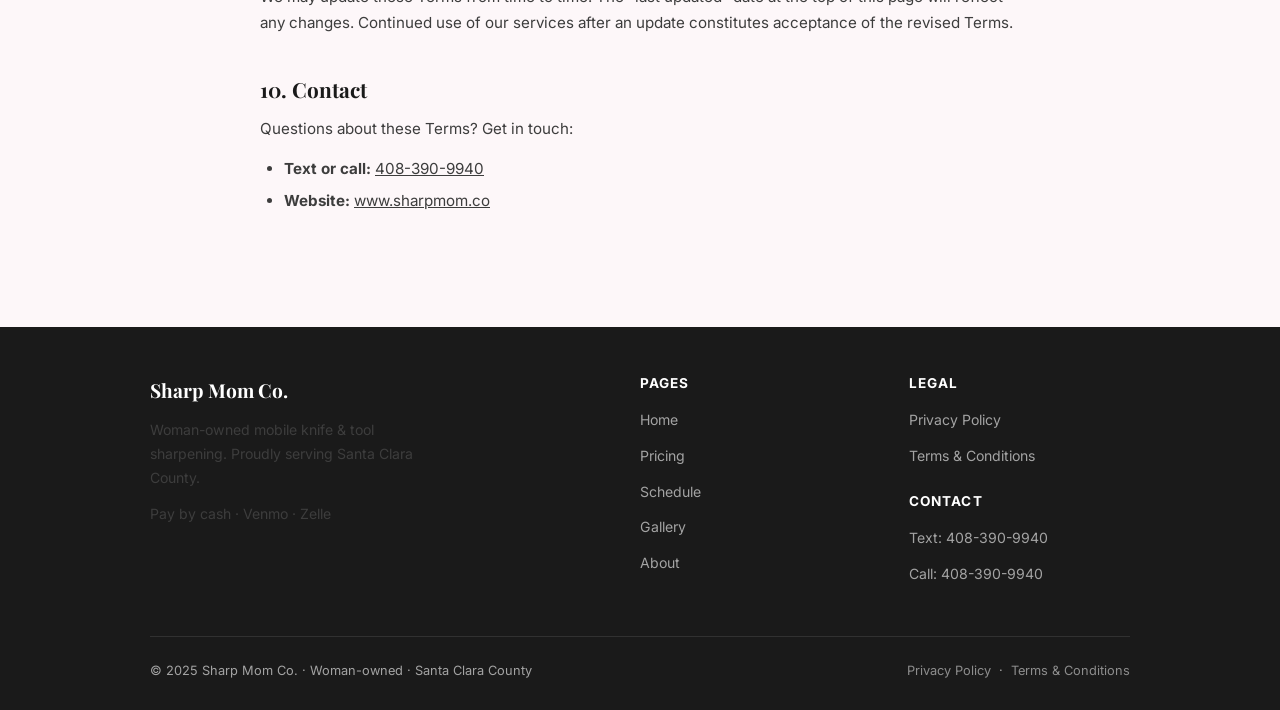
<file: terms.html>
<!DOCTYPE html>
<html lang="en">
<head>
  <meta charset="UTF-8" />
  <meta name="viewport" content="width=device-width, initial-scale=1.0" />
  <title>Terms &amp; Conditions — Sharp Mom Co.</title>
  <meta name="description" content="Terms and Conditions for Sharp Mom Co. sharpening services — liability, payment, service expectations." />
  <link rel="preconnect" href="https://fonts.googleapis.com" />
  <link rel="preconnect" href="https://fonts.gstatic.com" crossorigin />
  <link href="https://fonts.googleapis.com/css2?family=Playfair+Display:wght@600;700&family=Inter:wght@400;500;600;700&display=swap" rel="stylesheet" />
  <link rel="stylesheet" href="css/style.css" />
</head>
<body>

<!-- ─── NAV ─── -->
<nav class="nav">
  <div class="container nav__inner">
    <a href="index.html" class="nav__logo"><img src="images/logo-round.png" alt="Sharp Mom Co." />Sharp Mom Co.</a>
    <ul class="nav__links">
      <li><a href="index.html">Home</a></li>
      <li><a href="pricing.html">Pricing</a></li>
      <li><a href="schedule.html">Schedule</a></li>
      <li><a href="index.html#about">About</a></li>
      <li><a href="index.html#gallery">Gallery</a></li>
    </ul>
    <a href="sms:+14083909940" class="nav__cta btn btn--dark">📱 Text to Book</a>
    <div class="nav__hamburger" aria-label="Menu">
      <span></span><span></span><span></span>
    </div>
  </div>
</nav>

<!-- ─── PAGE HERO ─── -->
<section class="page-hero">
  <div class="container">
    <span class="eyebrow">Legal</span>
    <h1>Terms &amp; Conditions</h1>
    <span class="legal-updated">Last updated: June 2025</span>
  </div>
</section>

<!-- ─── CONTENT ─── -->
<section class="section">
  <div class="container">
    <div class="legal-content">

      <p>These Terms and Conditions ("Terms") govern your use of sharpening, repair, and restoration services provided by Sharp Mom Co. ("we," "us," or "our"), a sole-proprietor mobile sharpening business operating in Santa Clara County, California. By scheduling a service appointment with us — by text, phone, or any other means — you agree to be bound by these Terms in full.</p>

      <p>Please read these Terms carefully. If you do not agree with any part of them, please do not use our services.</p>

      <h2>1. Services</h2>
      <p>Sharp Mom Co. provides mobile sharpening, honing, and light repair services for knives, scissors, garden tools, salon shears, grooming shears, and clipper blades. Services are provided at the client's doorstep or at an agreed drop-off location within our service area.</p>
      <p>We reserve the right to decline service on any item we determine to be beyond reasonable repair, unsafe to service, or otherwise outside the scope of our standard offerings. In such cases, we will notify you before proceeding and no charge will be applied.</p>

      <h2>2. Pricing and Payment</h2>
      <p>Pricing is as listed on our current Pricing page at <a href="pricing.html">sharpmom.co/pricing</a>. Prices are per blade, per tool, or per pair as specified, and are subject to change without notice. The price in effect at the time of your confirmed appointment is the price you will pay.</p>
      <ul>
        <li><strong>Payment methods:</strong> Cash, Venmo, and Zelle. Payment is due at the time of service.</li>
        <li><strong>Minimum order:</strong> Doorstep mobile service requires a minimum order of $80. Clients who do not meet the minimum are encouraged to text us to arrange a drop-off and pickup instead.</li>
        <li><strong>Exceptions:</strong> Commercial salon and grooming shear service has no minimum order requirement.</li>
        <li><strong>Repair and restoration quotes:</strong> Custom quotes are provided via text after reviewing photos of the item. Work will not begin until the quote is accepted.</li>
      </ul>

      <h2>3. Client Responsibilities — Safe Handling of Sharp Tools</h2>
      <div class="notice" style="margin:24px 0;background:var(--pink-light);border-left-color:var(--pink-mid)">
        <div class="notice__icon">⚠️</div>
        <div>
          <strong>Important:</strong> The tools we return to you will be very sharp. Please handle them safely and responsibly at all times.
        </div>
      </div>

      <p>By using our services, you acknowledge and agree to the following:</p>

      <h3>3a. Assumption of Risk</h3>
      <p>Sharpened blades, knives, scissors, and tools are inherently dangerous objects. Upon return of your items, you assume full and sole responsibility for their safe handling, storage, and use. This includes — but is not limited to — proper storage away from children, appropriate cutting technique, and use of each tool only for its intended purpose.</p>

      <h3>3b. Release of Liability for Misuse</h3>
      <p>Sharp Mom Co. shall not be held liable for any injury, damage, or loss — including but not limited to cuts, lacerations, or other physical harm — resulting from improper, unsafe, reckless, or unintended use of any sharpened item returned to you. This includes situations where a person handles a sharpened blade without proper care, attempts to test sharpness in an unsafe manner, or uses a tool in a way inconsistent with its intended purpose.</p>
      <p>You expressly waive any claim against Sharp Mom Co. arising from personal injury caused by the sharpened tools we return to you, except in cases of gross negligence or willful misconduct on our part in performing the sharpening service itself.</p>

      <h3>3c. Tool Condition at Drop-Off</h3>
      <p>By leaving tools for service — whether at your doorstep or at an agreed drop-off location — you represent that you are the owner of those tools, or are authorized by the owner to have them serviced. Sharp Mom Co. is not responsible for pre-existing damage, cracks, loose handles, or other defects not caused by our sharpening process.</p>

      <h3>3d. Unattended Drop-Off and Pickup</h3>
      <p>If you arrange a doorstep service and are not present, you accept that tools will be left at the agreed location upon completion. Sharp Mom Co. is not responsible for theft, loss, or damage to tools once they have been returned to your property.</p>

      <h2>4. Cancellations and Rescheduling</h2>
      <p>We ask for at least 24 hours' notice if you need to cancel or reschedule a doorstep appointment. Late cancellations (less than 2 hours before your appointment window) may result in a cancellation fee of $15 to cover travel costs, at our discretion.</p>
      <p>We reserve the right to cancel or reschedule appointments due to weather, equipment issues, illness, or other unforeseen circumstances. We will notify you as promptly as possible and work to find a suitable alternative time.</p>

      <h2>5. Service Area</h2>
      <p>Mobile doorstep service is available within our designated service area in Santa Clara County, California, including: Palo Alto, Menlo Park, Stanford, Mountain View, Sunnyvale, Los Altos, Saratoga, Los Gatos, West San Jose, Campbell, Santa Clara, and Willow Glen. Requests outside this area may be accommodated at our discretion and may include an additional travel fee.</p>

      <h2>6. Satisfaction and Quality</h2>
      <p>We take pride in our work and stand behind it. If you believe an item was not sharpened correctly, please contact us within 48 hours of your service date. We will make it right at no additional charge. We do not offer refunds once service has been completed, but will re-service any item we accept responsibility for.</p>

      <h2>7. Limitation of Liability</h2>
      <p>To the maximum extent permitted by applicable law, Sharp Mom Co.'s total liability to you for any claim arising out of or related to our services shall not exceed the amount you paid for the specific service giving rise to the claim. We are not liable for any indirect, incidental, special, or consequential damages.</p>

      <h2>8. Governing Law</h2>
      <p>These Terms are governed by the laws of the State of California. Any dispute arising under these Terms shall be resolved in the courts of Santa Clara County, California.</p>

      <h2>9. Changes to These Terms</h2>
      <p>We may update these Terms from time to time. The "last updated" date at the top of this page will reflect any changes. Continued use of our services after an update constitutes acceptance of the revised Terms.</p>

      <h2>10. Contact</h2>
      <p>Questions about these Terms? Get in touch:</p>
      <ul>
        <li><strong>Text or call:</strong> <a href="tel:+14083909940">408-390-9940</a></li>
        <li><strong>Website:</strong> <a href="https://www.sharpmom.co">www.sharpmom.co</a></li>
      </ul>

    </div>
  </div>
</section>

<!-- ─── FOOTER ─── -->
<footer class="footer">
  <div class="container">
    <div class="footer__inner">
      <div class="footer__brand">
        <div class="footer__logo">Sharp Mom Co.</div>
        <p>Woman-owned mobile knife &amp; tool sharpening. Proudly serving Santa Clara County.</p>
        <p style="margin-top:12px">Pay by cash · Venmo · Zelle</p>
      </div>
      <div class="footer__col">
        <h4>Pages</h4>
        <ul>
          <li><a href="index.html">Home</a></li>
          <li><a href="pricing.html">Pricing</a></li>
          <li><a href="schedule.html">Schedule</a></li>
          <li><a href="index.html#gallery">Gallery</a></li>
          <li><a href="index.html#about">About</a></li>
        </ul>
      </div>
      <div class="footer__col">
        <h4>Legal</h4>
        <ul>
          <li><a href="privacy.html">Privacy Policy</a></li>
          <li><a href="terms.html">Terms &amp; Conditions</a></li>
        </ul>
        <h4 style="margin-top:24px">Contact</h4>
        <ul>
          <li><a href="sms:+14083909940">Text: 408-390-9940</a></li>
          <li><a href="tel:+14083909940">Call: 408-390-9940</a></li>
        </ul>
      </div>
    </div>
    <div class="footer__bottom">
      <span>© 2025 Sharp Mom Co. · Woman-owned · Santa Clara County</span>
      <span>
        <a href="privacy.html">Privacy Policy</a> &nbsp;·&nbsp;
        <a href="terms.html">Terms &amp; Conditions</a>
      </span>
    </div>
  </div>
</footer>

<script src="js/nav.js"></script>
</body>
</html>
</file>
<file: css/style.css>
/* ============================================
   SHARP MOM CO. — Design System
   Brand palette preserved from sharpmom.co
   ============================================ */

:root {
  /* Core brand palette */
  --pink:        #f6bdd3;
  --pink-light:  #fce8f1;
  --pink-mid:    #e7b4c8;
  --orange:      #D4832A;
  --orange-mid:  #B86E1A;
  --orange-light:#FAE9D4;
  --orange-pale: #FDF4EB;
  --teal:        #abe4e3;
  --teal-mid:    #9ccecd;
  --teal-light:  #e6f8f8;
  --blue-soft:   #a4bbd9;

  /* Neutral */
  --ink:         #1a1a1a;
  --ink-mid:     #3d3d3d;
  --ink-light:   #6b6b6b;
  --cream:       #fdf7f9;
  --white:       #ffffff;
  --divider:     rgba(26,26,26,0.10);

  /* Semantic */
  --bg:          var(--cream);
  --surface:     var(--white);
  --accent:      var(--pink-mid);
  --accent-2:    var(--teal);
  --accent-3:    var(--lavender);

  /* Typography */
  --font-display: 'Playfair Display', Georgia, serif;
  --font-body:    'Inter', system-ui, sans-serif;
  --font-label:   'Inter', system-ui, sans-serif;

  /* Spacing */
  --section-pad: clamp(60px, 8vw, 100px);
  --container:   1100px;
  --radius:      12px;
  --radius-lg:   20px;
}

/* ─── Reset ─── */
*, *::before, *::after { box-sizing: border-box; margin: 0; padding: 0; }
html { scroll-behavior: smooth; }
body {
  font-family: var(--font-body);
  background: var(--bg);
  color: var(--ink);
  line-height: 1.6;
  font-size: 16px;
}
img { max-width: 100%; display: block; }
a { color: inherit; }

/* ─── Typography ─── */
h1, h2, h3, h4 {
  font-family: var(--font-display);
  line-height: 1.2;
  color: var(--ink);
}
h1 { font-size: clamp(2.4rem, 5vw, 3.8rem); }
h2 { font-size: clamp(1.8rem, 3.5vw, 2.6rem); }
h3 { font-size: clamp(1.2rem, 2.5vw, 1.6rem); }
p  { color: var(--ink-mid); line-height: 1.75; }

/* ─── Layout helpers ─── */
.container {
  max-width: var(--container);
  margin: 0 auto;
  padding: 0 clamp(20px, 5vw, 60px);
}
.section { padding: var(--section-pad) 0; }
.section--tinted { background: var(--pink-light); }
.section--warm { background: var(--orange-pale); }
.section--teal { background: var(--teal-light); }

/* ─── NAV ─── */
.nav {
  position: sticky;
  top: 0;
  z-index: 100;
  background: var(--white);
  border-bottom: 1px solid var(--divider);
  box-shadow: 0 2px 12px rgba(0,0,0,0.04);
}
.nav__inner {
  display: flex;
  align-items: center;
  justify-content: space-between;
  height: 68px;
}
.nav__logo {
  display: flex;
  align-items: center;
  gap: 10px;
  text-decoration: none;
  font-family: var(--font-display);
  font-size: 1.25rem;
  font-weight: 700;
  color: var(--ink);
}
.nav__logo img { height: 42px; width: auto; }
.nav__links {
  display: flex;
  gap: 32px;
  list-style: none;
}
.nav__links a {
  text-decoration: none;
  font-size: 0.9rem;
  font-weight: 500;
  color: var(--ink-mid);
  letter-spacing: 0.03em;
  transition: color 0.2s;
}
.nav__links a:hover { color: var(--ink); }
.nav__links a.active { color: var(--ink); border-bottom: 2px solid var(--pink-mid); padding-bottom: 2px; }
.nav__cta {
  background: var(--ink);
  color: var(--white) !important;
  padding: 9px 20px;
  border-radius: 50px;
  text-decoration: none;
  font-size: 0.85rem;
  font-weight: 600;
  transition: background 0.2s, transform 0.15s;
}
.nav__cta:hover { background: var(--ink-mid); transform: translateY(-1px); }
.nav__hamburger { display: none; flex-direction: column; gap: 5px; cursor: pointer; padding: 4px; }
.nav__hamburger span { display: block; width: 24px; height: 2px; background: var(--ink); border-radius: 2px; transition: all 0.3s; }

/* ─── BUTTONS ─── */
.btn {
  display: inline-flex;
  align-items: center;
  gap: 8px;
  padding: 14px 28px;
  border-radius: 50px;
  font-size: 0.95rem;
  font-weight: 600;
  text-decoration: none;
  transition: transform 0.15s, box-shadow 0.15s;
  cursor: pointer;
  border: none;
}
.btn:hover { transform: translateY(-2px); box-shadow: 0 6px 20px rgba(0,0,0,0.12); }
.btn--dark { background: var(--ink); color: var(--white); }
.btn--pink { background: var(--pink-mid); color: var(--ink); }
.btn--outline { background: transparent; color: var(--ink); border: 2px solid var(--ink); }
.btn--teal { background: var(--teal); color: var(--ink); }

/* ─── HERO ─── */
.hero {
  background: var(--white);
  padding: clamp(60px, 8vw, 100px) 0 clamp(40px, 6vw, 70px);
  overflow: hidden;
  position: relative;
}
.hero::before {
  content: '';
  position: absolute;
  top: -60px; right: -80px;
  width: 400px; height: 400px;
  border-radius: 50%;
  background: radial-gradient(circle, #f6bdd360 0%, transparent 70%);
  pointer-events: none;
}
.hero__inner {
  display: grid;
  grid-template-columns: 1fr 1fr;
  gap: 60px;
  align-items: center;
}
.hero__eyebrow {
  display: inline-block;
  font-size: 0.78rem;
  font-weight: 700;
  letter-spacing: 0.14em;
  text-transform: uppercase;
  color: var(--ink-light);
  margin-bottom: 16px;
}
.hero__headline { margin-bottom: 20px; }
.hero__headline em {
  font-style: normal;
  background: linear-gradient(135deg, var(--pink-mid), var(--orange));
  -webkit-background-clip: text;
  -webkit-text-fill-color: transparent;
  background-clip: text;
}
.hero__sub {
  font-size: 1.05rem;
  color: var(--ink-mid);
  margin-bottom: 32px;
  max-width: 480px;
}
.hero__ctas { display: flex; gap: 14px; flex-wrap: wrap; }
.hero__pills {
  display: flex;
  flex-wrap: wrap;
  gap: 10px;
  margin-top: 36px;
  padding-top: 28px;
  border-top: 1px solid var(--divider);
}
.hero__pill {
  display: flex;
  align-items: center;
  gap: 8px;
  background: var(--bg);
  border: 1px solid var(--divider);
  border-radius: 50px;
  padding: 8px 16px;
  font-size: 0.83rem;
  font-weight: 500;
  color: var(--ink-mid);
}
.hero__pill-dot {
  width: 8px; height: 8px;
  border-radius: 50%;
  flex-shrink: 0;
}
.hero__visual {
  display: flex;
  justify-content: center;
  align-items: center;
}
.hero__card-stack {
  position: relative;
  width: 340px;
  height: 360px;
}
.hero__card {
  position: absolute;
  background: var(--white);
  border-radius: var(--radius-lg);
  padding: 24px 28px;
  box-shadow: 0 8px 32px rgba(0,0,0,0.08);
  border: 1px solid var(--divider);
}
.hero__card--main {
  width: 300px;
  top: 20px; left: 20px;
  z-index: 2;
}
.hero__card--back {
  width: 280px;
  top: 0; left: 40px;
  z-index: 1;
  background: var(--orange-light);
  transform: rotate(3deg);
}
.price-row {
  display: flex;
  justify-content: space-between;
  align-items: center;
  padding: 10px 0;
  border-bottom: 1px solid var(--divider);
  font-size: 0.9rem;
}
.price-row:last-child { border-bottom: none; }
.price-row__label { color: var(--ink-mid); }
.price-row__price { font-weight: 700; color: var(--ink); font-family: var(--font-display); }
.price-row__tag {
  font-size: 0.7rem;
  background: var(--teal);
  color: var(--ink);
  padding: 2px 8px;
  border-radius: 50px;
  font-weight: 600;
}
.hero__card-label {
  font-size: 0.7rem;
  font-weight: 700;
  letter-spacing: 0.12em;
  text-transform: uppercase;
  color: var(--ink-light);
  margin-bottom: 12px;
}

/* ─── SERVICE AREA BANNER ─── */
.area-banner {
  background: var(--ink);
  color: var(--white);
  padding: 14px 0;
  text-align: center;
  font-size: 0.85rem;
  letter-spacing: 0.02em;
}
.area-banner span { opacity: 0.6; margin: 0 10px; }

/* ─── CARDS / SERVICES ─── */
.cards-grid {
  display: grid;
  grid-template-columns: repeat(auto-fit, minmax(260px, 1fr));
  gap: 24px;
  margin-top: 48px;
}
.card {
  background: var(--white);
  border-radius: var(--radius-lg);
  padding: 32px;
  border: 1px solid var(--divider);
  transition: transform 0.2s, box-shadow 0.2s;
}
.card:hover { transform: translateY(-4px); box-shadow: 0 12px 40px rgba(0,0,0,0.08); }
.card__icon {
  width: 52px; height: 52px;
  border-radius: 14px;
  display: flex;
  align-items: center;
  justify-content: center;
  font-size: 1.5rem;
  margin-bottom: 20px;
}
.card__title { font-size: 1.15rem; margin-bottom: 10px; }
.card__desc { font-size: 0.9rem; color: var(--ink-light); line-height: 1.65; }
.card__from {
  margin-top: 16px;
  font-size: 0.85rem;
  font-weight: 600;
  color: var(--ink);
}

/* ─── HOW IT WORKS ─── */
.steps { display: grid; grid-template-columns: repeat(auto-fit, minmax(200px, 1fr)); gap: 32px; margin-top: 48px; }
.step { text-align: center; }
.step__num {
  width: 48px; height: 48px;
  border-radius: 50%;
  background: var(--pink-light);
  border: 2px solid var(--pink-mid);
  display: flex;
  align-items: center;
  justify-content: center;
  font-family: var(--font-display);
  font-size: 1.2rem;
  font-weight: 700;
  margin: 0 auto 16px;
  color: var(--ink);
}
.step__title { font-size: 1rem; margin-bottom: 8px; }
.step__desc { font-size: 0.88rem; color: var(--ink-light); }

/* ─── SECTION HEADERS ─── */
.section-header { text-align: center; max-width: 620px; margin: 0 auto; }
.section-header p { margin-top: 14px; font-size: 1.05rem; }
.eyebrow {
  display: inline-block;
  font-size: 0.75rem;
  font-weight: 700;
  letter-spacing: 0.14em;
  text-transform: uppercase;
  color: var(--ink-light);
  margin-bottom: 12px;
}

/* ─── PRICING PAGE ─── */
.pricing-tabs {
  display: flex;
  gap: 10px;
  flex-wrap: wrap;
  margin: 40px 0 32px;
}
.pricing-tab {
  padding: 10px 22px;
  border-radius: 50px;
  border: 2px solid var(--divider);
  background: var(--white);
  font-size: 0.88rem;
  font-weight: 600;
  cursor: pointer;
  transition: all 0.2s;
  color: var(--ink-mid);
}
.pricing-tab.active, .pricing-tab:hover {
  background: var(--ink);
  color: var(--white);
  border-color: var(--ink);
}
.pricing-panel { display: none; }
.pricing-panel.active { display: block; }
.pricing-table {
  background: var(--white);
  border-radius: var(--radius-lg);
  overflow: hidden;
  border: 1px solid var(--divider);
  margin-bottom: 32px;
}
.pricing-table__header {
  padding: 20px 28px;
  display: flex;
  align-items: center;
  gap: 14px;
}
.pricing-table__title { font-size: 1rem; font-weight: 700; }
.pricing-table__badge {
  font-size: 0.72rem;
  font-weight: 700;
  letter-spacing: 0.08em;
  text-transform: uppercase;
  padding: 4px 12px;
  border-radius: 50px;
  background: var(--teal);
  color: var(--ink);
}
.pricing-table__badge--commercial { background: var(--orange-light); color: var(--orange-mid); }
.pricing-row {
  display: flex;
  justify-content: space-between;
  align-items: center;
  padding: 16px 28px;
  border-top: 1px solid var(--divider);
  gap: 16px;
}
.pricing-row:hover { background: var(--bg); }
.pricing-row__name { font-size: 0.95rem; color: var(--ink-mid); flex: 1; }
.pricing-row__note { font-size: 0.78rem; color: var(--ink-light); margin-top: 2px; }
.pricing-row__price {
  font-family: var(--font-display);
  font-size: 1.2rem;
  font-weight: 700;
  color: var(--ink);
  white-space: nowrap;
}
.pricing-row__unit { font-size: 0.7rem; color: var(--ink-light); margin-top: 2px; text-align: right; }
.pricing-note {
  background: var(--pink-light);
  border-left: 3px solid var(--pink-mid);
  border-radius: 0 var(--radius) var(--radius) 0;
  padding: 16px 20px;
  font-size: 0.88rem;
  color: var(--ink-mid);
  margin-bottom: 24px;
}
.pricing-note strong { color: var(--ink); }

/* ─── SCHEDULE PAGE ─── */
.schedule-intro {
  background: var(--white);
  border-radius: var(--radius-lg);
  border: 1px solid var(--divider);
  padding: 28px 32px;
  margin-bottom: 36px;
  display: flex;
  align-items: flex-start;
  gap: 20px;
}
.schedule-intro__icon { font-size: 2rem; flex-shrink: 0; }
.route-clusters { display: grid; grid-template-columns: repeat(auto-fit, minmax(300px, 1fr)); gap: 24px; margin-bottom: 48px; }
.route-cluster {
  background: var(--white);
  border-radius: var(--radius-lg);
  border: 1px solid var(--divider);
  overflow: hidden;
}
.route-cluster__header {
  padding: 18px 24px;
  display: flex;
  align-items: center;
  gap: 12px;
}
.route-cluster__badge {
  width: 32px; height: 32px;
  border-radius: 50%;
  display: flex;
  align-items: center;
  justify-content: center;
  font-size: 0.8rem;
  font-weight: 700;
  flex-shrink: 0;
}
.route-cluster__name { font-weight: 700; font-size: 0.95rem; }
.route-cluster__cities { font-size: 0.82rem; color: var(--ink-light); }
.route-slot {
  padding: 14px 24px;
  border-top: 1px solid var(--divider);
  display: flex;
  justify-content: space-between;
  align-items: center;
  gap: 12px;
}
.route-slot__day { font-size: 0.85rem; font-weight: 600; color: var(--ink); }
.route-slot__dates { font-size: 0.78rem; color: var(--ink-light); }
.calendar-grid {
  display: grid;
  grid-template-columns: repeat(7, 1fr);
  gap: 4px;
  margin-top: 32px;
}
.cal-header {
  text-align: center;
  font-size: 0.72rem;
  font-weight: 700;
  letter-spacing: 0.08em;
  text-transform: uppercase;
  color: var(--ink-light);
  padding: 8px 0;
}
.cal-day {
  background: var(--white);
  border-radius: 8px;
  border: 1px solid var(--divider);
  padding: 10px 8px;
  text-align: center;
  min-height: 72px;
}
.cal-day--empty { background: transparent; border-color: transparent; }
.cal-day__num { font-size: 0.85rem; font-weight: 700; margin-bottom: 4px; }
.cal-day__city { font-size: 0.65rem; color: var(--ink-light); line-height: 1.3; }
.cal-day--service { border-color: var(--pink-mid); }
.cal-day--service .cal-day__num { color: var(--ink); }

/* ─── GALLERY PLACEHOLDER ─── */
.gallery-grid {
  display: grid;
  grid-template-columns: repeat(auto-fit, minmax(260px, 1fr));
  gap: 20px;
  margin-top: 40px;
}
.gallery-item {
  aspect-ratio: 4/3;
  background: linear-gradient(135deg, var(--pink-light), var(--lavender));
  border-radius: var(--radius-lg);
  border: 2px dashed var(--lavender-mid);
  display: flex;
  flex-direction: column;
  align-items: center;
  justify-content: center;
  gap: 12px;
  color: var(--ink-light);
  font-size: 0.85rem;
  text-align: center;
  padding: 20px;
  transition: border-color 0.2s;
}
.gallery-item__icon { font-size: 2rem; opacity: 0.5; }
.gallery-item__label { font-weight: 600; color: var(--ink-mid); }
.gallery-item__sub { font-size: 0.78rem; }

/* ─── TESTIMONIALS ─── */
.testimonials { display: grid; grid-template-columns: repeat(auto-fit, minmax(280px, 1fr)); gap: 24px; margin-top: 40px; }
.testimonial {
  background: var(--white);
  border-radius: var(--radius-lg);
  padding: 28px;
  border: 1px solid var(--divider);
}
.testimonial__stars { color: #f59e0b; margin-bottom: 14px; font-size: 0.9rem; }
.testimonial__text { font-size: 0.92rem; color: var(--ink-mid); line-height: 1.7; margin-bottom: 18px; font-style: italic; }
.testimonial__author { font-weight: 700; font-size: 0.88rem; }
.testimonial__role { font-size: 0.78rem; color: var(--ink-light); }

/* ─── ABOUT ─── */
.about-grid { display: grid; grid-template-columns: 1fr 1fr; gap: 60px; align-items: center; }
.about-img {
  background: linear-gradient(135deg, var(--pink-light), var(--lavender));
  border-radius: var(--radius-lg);
  aspect-ratio: 4/5;
  display: flex;
  align-items: center;
  justify-content: center;
  font-size: 4rem;
}
.about-content p { margin-bottom: 16px; }

/* ─── CTA BLOCK ─── */
.cta-block {
  background: var(--ink);
  color: var(--white);
  border-radius: var(--radius-lg);
  padding: clamp(40px, 6vw, 70px) clamp(30px, 5vw, 60px);
  text-align: center;
  margin: var(--section-pad) 0;
}
.cta-block h2 { color: var(--white); margin-bottom: 14px; }
.cta-block p { color: rgba(255,255,255,0.7); margin-bottom: 32px; font-size: 1.05rem; }
.cta-block .btn--pink { background: var(--pink); }

/* ─── FOOTER ─── */
.footer {
  background: var(--ink);
  color: rgba(255,255,255,0.6);
  padding: 48px 0 28px;
}
.footer__inner { display: grid; grid-template-columns: 2fr 1fr 1fr; gap: 48px; margin-bottom: 40px; }
.footer__brand p { font-size: 0.88rem; margin-top: 12px; line-height: 1.7; max-width: 280px; }
.footer__logo { font-family: var(--font-display); font-size: 1.2rem; color: var(--white); font-weight: 700; }
.footer__col h4 { color: var(--white); font-size: 0.85rem; font-weight: 700; letter-spacing: 0.08em; text-transform: uppercase; margin-bottom: 16px; font-family: var(--font-body); }
.footer__col ul { list-style: none; }
.footer__col ul li { margin-bottom: 10px; }
.footer__col ul li a { color: rgba(255,255,255,0.6); text-decoration: none; font-size: 0.88rem; transition: color 0.2s; }
.footer__col ul li a:hover { color: var(--white); }
.footer__bottom {
  border-top: 1px solid rgba(255,255,255,0.1);
  padding-top: 24px;
  display: flex;
  justify-content: space-between;
  align-items: center;
  font-size: 0.8rem;
  flex-wrap: wrap;
  gap: 12px;
}
.footer__bottom a { color: rgba(255,255,255,0.5); text-decoration: none; }
.footer__bottom a:hover { color: var(--white); }

/* ─── PAGE HERO (inner pages) ─── */
.page-hero {
  background: var(--white);
  padding: clamp(48px, 7vw, 80px) 0 clamp(32px, 5vw, 56px);
  border-bottom: 1px solid var(--divider);
}
.page-hero .eyebrow { display: block; margin-bottom: 12px; }

/* ─── LEGAL PAGES ─── */
.legal-content {
  max-width: 760px;
  margin: 0 auto;
}
.legal-content h2 { font-size: 1.3rem; margin: 40px 0 14px; }
.legal-content h3 { font-size: 1.05rem; margin: 28px 0 10px; }
.legal-content p { margin-bottom: 14px; font-size: 0.95rem; }
.legal-content ul { padding-left: 24px; margin-bottom: 14px; }
.legal-content ul li { margin-bottom: 8px; font-size: 0.95rem; color: var(--ink-mid); }
.legal-updated {
  font-size: 0.82rem;
  color: var(--ink-light);
  background: var(--bg);
  display: inline-block;
  padding: 6px 14px;
  border-radius: 50px;
  margin-bottom: 32px;
}

/* ─── NOTICE PILL ─── */
.notice {
  display: flex;
  align-items: flex-start;
  gap: 14px;
  background: var(--pink-light);
  border-radius: var(--radius);
  padding: 18px 22px;
  margin: 20px 0;
  font-size: 0.9rem;
  color: var(--ink-mid);
}
.notice__icon { font-size: 1.2rem; flex-shrink: 0; }

/* ─── MOBILE NAV ─── */
@media (max-width: 768px) {
  .nav__links { display: none; }
  .nav__hamburger { display: flex; }
  .nav__links.open {
    display: flex;
    flex-direction: column;
    position: absolute;
    top: 68px;
    left: 0; right: 0;
    background: var(--white);
    border-bottom: 1px solid var(--divider);
    padding: 20px 24px;
    gap: 16px;
    z-index: 99;
  }
  .nav__cta { display: none; }

  .hero__inner { grid-template-columns: 1fr; }
  .hero__visual { display: none; }
  .about-grid { grid-template-columns: 1fr; }
  .about-img { display: none; }
  .footer__inner { grid-template-columns: 1fr; gap: 32px; }
  .footer__bottom { flex-direction: column; text-align: center; }
}

@media (max-width: 480px) {
  .hero__ctas { flex-direction: column; }
  .btn { width: 100%; justify-content: center; }
}

@media (prefers-reduced-motion: reduce) {
  *, *::before, *::after { transition-duration: 0.01ms !important; animation-duration: 0.01ms !important; }
}
</file>
